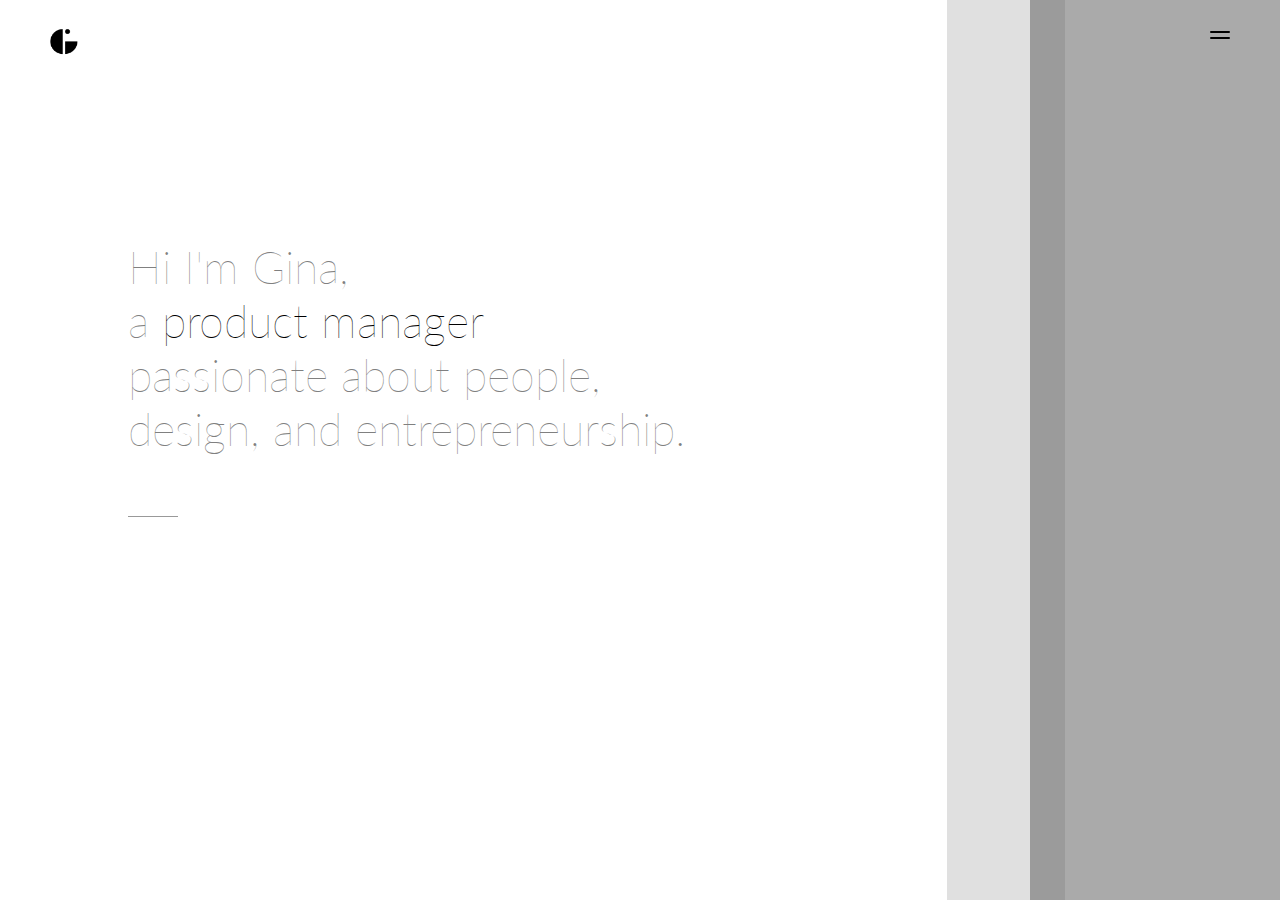
<file: index.html>
<!DOCTYPE html>
<html>

<head>

    <meta charset="utf-8">
    <title>Gina Lee</title>
    <meta name="author" content="Gina Lee">
    <meta name="description" content="Gina Lee's Portfolio">
    <meta name="viewport" content="width=device-width, initial-scale=1">

    <link rel="icon" type="image/png" sizes="32x32" href="images/logo.png">
    <link rel="icon" type="image/png" sizes="16x16" href="images/logo.png">

    <link href="https://fonts.googleapis.com/css?family=Lato:300|Catamaran|Montserrat|Open+Sans:300,400,700" rel="stylesheet">

    <link href="css/style.css" rel="stylesheet">
    
    <!-- Global site tag (gtag.js) - Google Analytics -->
<script async src="https://www.googletagmanager.com/gtag/js?id=UA-124170044-1"></script>
<script>
  window.dataLayer = window.dataLayer || [];
  function gtag(){dataLayer.push(arguments);}
  gtag('js', new Date());

  gtag('config', 'UA-124170044-1');
</script>


</head>

<body id="home-splash">

    <div id="sticky-nav">
        <div id="logo">
            <a href="">
                <img class="logo-icon" src="images/logo.png">
            </a>
        </div>

        <div id="hamburger" onclick="toggleNav();">
            <div class="line black"></div>
            <div class="line black"></div>
        </div>

        <div id="nav-panel">
            <div id="nav-content">
                <div id="nav-logo">
                    <a href="">
                        <img class="logo-icon" src="images/logo.png">

                    </a>
                </div>

                <div id="nav-links">
                    <a href="">
                        <h1>
                            <span class="slide-text">Home</span>
                        </h1>
                    </a>
                    <a href="pages/about.html">
                        <h1>
                            <span class="slide-text">About</span>
                        </h1>
                    </a>
                    <a href="mailto:hello@geenah.com" target="_top">
                        <h1>
                            <span class="slide-text">Contact</span>
                        </h1>
                    </a>
                </div>
                <div id="other-links">
                    <h2 id="links-heading">Find me on</h2>

                    <a href="https://www.linkedin.com/in/gina-lee-45377b115/">
                        <h2> &mdash;
                            <span class="slide-text">LinkedIn</span>
                        </h2>
                    </a>
                    <a href="https://github.com/mleegina">
                        <h2> &mdash;
                            <span class="slide-text">Github</span>
                        </h2>
                    </a>
                    <a href="https://codepen.io/geenah/">

                        <h2>&mdash;
                            <span class="slide-text">Codepen</span>
                        </h2>
                    </a>
                </div>
                <hr>
                <div id="project-x-scroll">

                    <a href="pages/yvnt.html">
                        <div class="project-preview">
                            <img src="images/nav/yvnt.png">
                            <h2>YVNT</h2>
                            <hr>
                            <p>Improving the onboarding process</p>
                        </div>
                    </a>
                    <a href="pages/landy.html">
                        <div class="project-preview">
                            <img src="images/nav/landy.png">
                            <h2>Landy</h2>
                            <hr>
                            <p>Empowering students to make educated off-campus housing decisions</p>
                        </div>
                    </a>
                    <a href="pages/ferrisacres.html">
                        <div class="project-preview">
                            <img src="images/nav/fa2.png">
                            <h2>Ferris Acres</h2>
                            <hr>
                            <p>The benefits of an online ordering system</p>
                        </div>
                    </a>
                    <a href="pages/psychedelicatessen.html">
                        <div class="project-preview">
                            <img src="images/nav/bagel1.png">
                            <h2>Psychedelicatessen</h2>
                            <hr>
                            <p>Designing an inventory management system</p>
                        </div>
                    </a>
                </div>
            </div>
        </div>
    </div>
    <div id="stripes">
        <div class="stripe scale-in-ver-bottom"></div>
        <div class="stripe scale-in-ver-top-d"></div>
        <div class="stripe scale-in-ver-top"></div>
    </div>

    <div class="container">
        <div id="landing">
            <div id="welcome">

                <div class="slide-in-left-d">
                    <h3>Hi I'm Gina, <br>a
                        <span class="project-title">product manager</span>
                        <br> passionate about people,
                        <br> design, and entrepreneurship.
                    </h3>
                    <hr>
                </div>
            </div>
        </div>
    </div>

    <script src="https://code.jquery.com/jquery-3.3.1.min.js" integrity="sha256-FgpCb/KJQlLNfOu91ta32o/NMZxltwRo8QtmkMRdAu8="
        crossorigin="anonymous"></script>
    <!-- <script src="js/script.js"></script> -->
    <script src="js/navigation.js"></script>

</body>

</html>
</file>
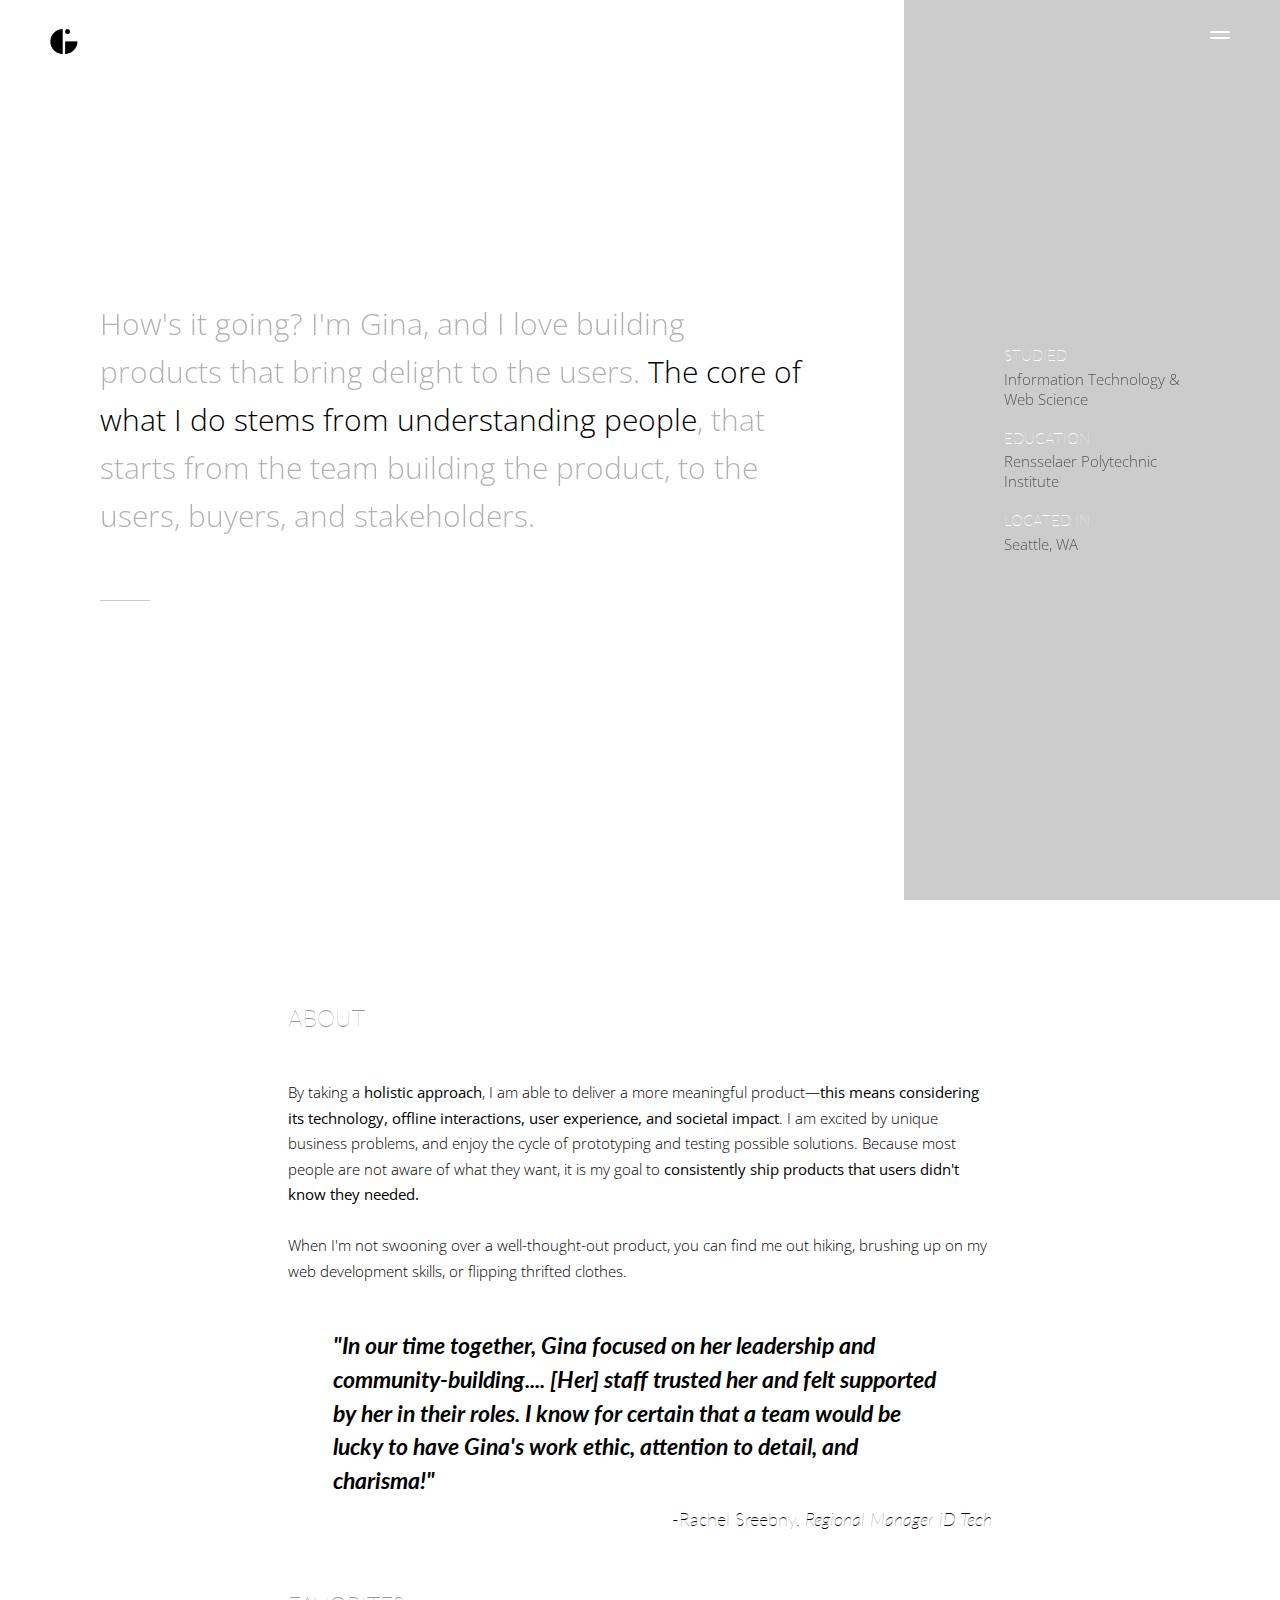
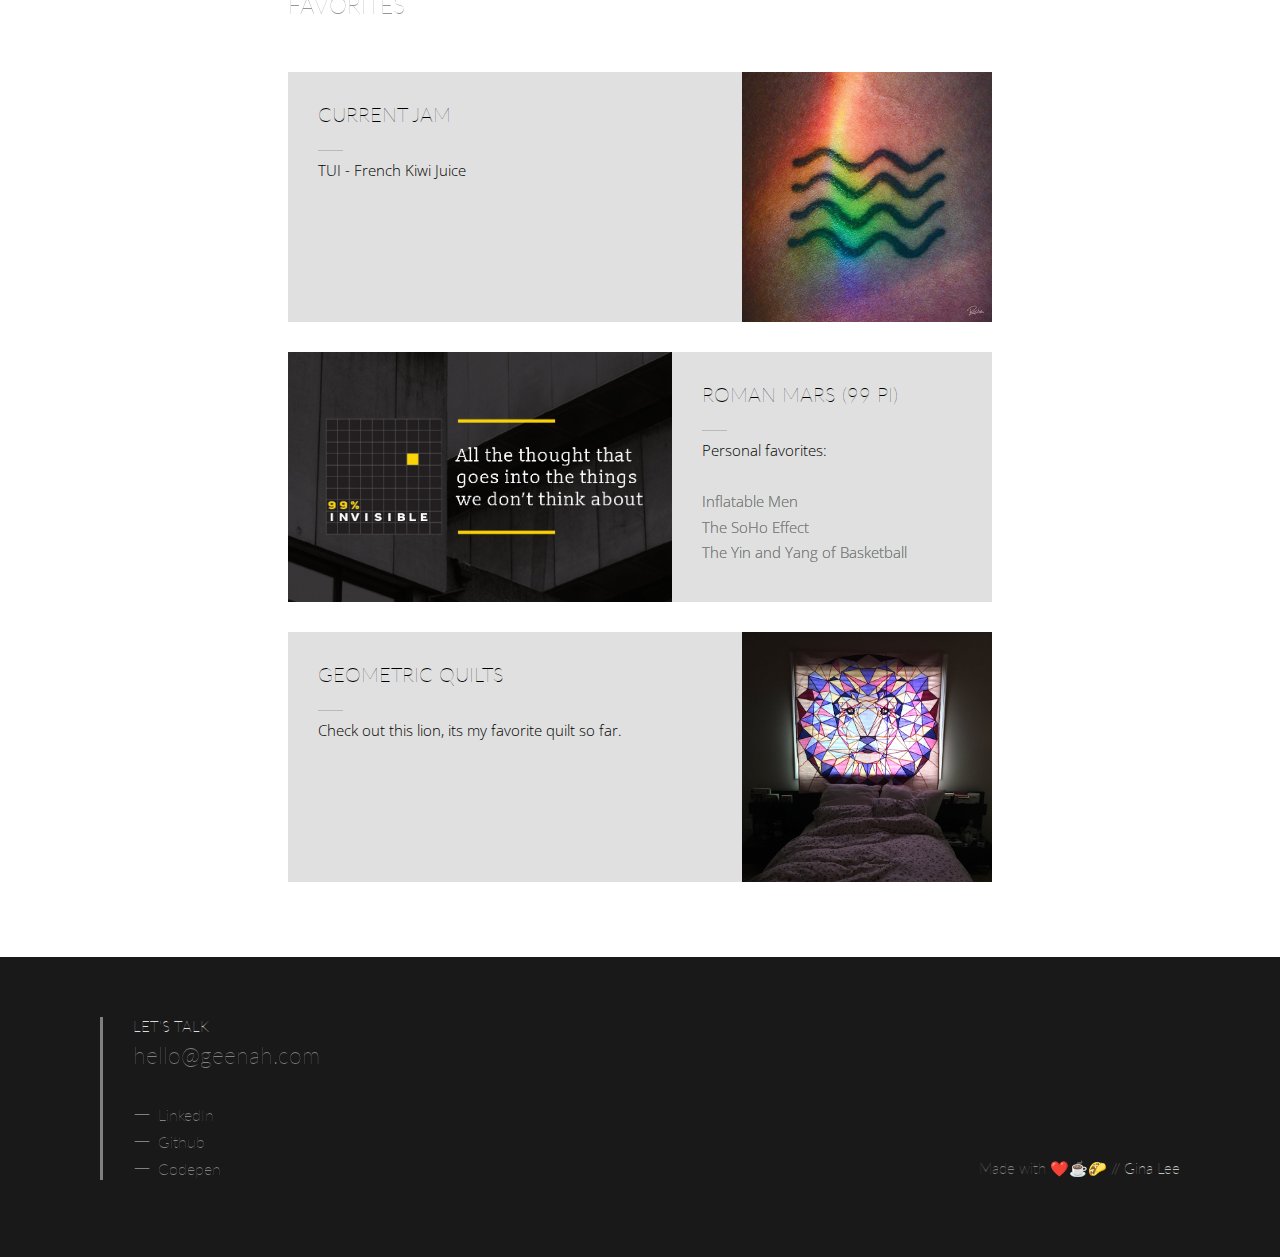
<file: pages/about.html>
<!DOCTYPE html>
<html>

<head>


    <meta charset="utf-8">
    <title>About</title>
    <meta name="author" content="Gina Lee">
    <meta name="description" content="About">
    <meta name="viewport" content="width=device-width, initial-scale=1">

    <link rel="icon" type="image/png" sizes="32x32" href="../images/logo.png">
    <link rel="icon" type="image/png" sizes="16x16" href="../images/logo.png">

    <link href="https://fonts.googleapis.com/css?family=Lato:300|Montserrat|Open+Sans:300,400,700" rel="stylesheet">

    <link href="../css/style.css" rel="stylesheet">
    <link href="../css/layout.css" rel="stylesheet">

    <!-- Global site tag (gtag.js) - Google Analytics -->
<script async src="https://www.googletagmanager.com/gtag/js?id=UA-124170044-1"></script>
<script>
  window.dataLayer = window.dataLayer || [];
  function gtag(){dataLayer.push(arguments);}
  gtag('js', new Date());

  gtag('config', 'UA-124170044-1');
</script>



</head>

<body>
    <div id="sticky-nav">
        <div id="logo">
            <a href="../index.html">
                <img class="logo-icon" src="../images/logo.png">
            </a>
        </div>

        <div id="hamburger" onclick="toggleNav();">
            <div class="line"></div>
            <div class="line"></div>
        </div>

        <div id="nav-panel">
            <div id="nav-content">
                <div id="nav-logo">
                    <a href="../index.html">
                        <img class="logo-icon" src="../images/logo.png">
                    </a>
                </div>

                <div id="nav-links">
                    <a href="../index.html">
                        <h1>
                            <span class="slide-text">Home</span>
                        </h1>
                    </a>
                    <a href="">
                        <h1>
                            <span class="slide-text">About</span>
                        </h1>
                    </a>
                    <a href="mailto:hello@geenah.com" target="_top">
                        <h1>
                            <span class="slide-text">Contact</span>
                        </h1>
                    </a>

                </div>
                <div id="other-links">
                    <h2 id="links-heading">Find me on</h2>

                    <a href="https://www.linkedin.com/in/gina-lee-45377b115/">
                        <h2> &mdash;
                            <span class="slide-text">LinkedIn</span>
                        </h2>
                    </a>
                    <a href="https://github.com/mleegina">
                        <h2> &mdash;
                            <span class="slide-text">Github</span>
                        </h2>
                    </a>
                    <a href="https://codepen.io/geenah/">
                        <h2>&mdash;
                            <span class="slide-text">Codepen</span>
                        </h2>
                    </a>

                </div>
                <hr>
                <div id="project-x-scroll">

                    <a href="./yvnt.html">
                        <div class="project-preview">
                            <img src="../images/nav/yvnt.png">
                            <h2>YVNT</h2>
                            <hr>

                            <p>Improving the onboarding process</p>
                        </div>
                    </a>
                    <a href="./landy.html">
                        <div class="project-preview">
                            <img src="../images/nav/landy.png">
                            <h2>Landy</h2>
                            <hr>
                            <p>Empowering students to make educated off-campus housing decisions</p>
                        </div>
                    </a>

                    <a href="./ferrisacres.html">
                        <div class="project-preview">
                            <img src="../images/nav/fa2.png">
                            <h2>Ferris Acres</h2>
                            <hr>
                            <p>The benefits of an online ordering system</p>
                        </div>
                    </a>

                

                    <a href="./psychedelicatessen.html">
                        <div class="project-preview">
                            <img src="../images/nav/bagel1.png">
                            <h2>Psychedelicatessen</h2>
                            <hr>
                            <p>Designing an inventory management system</p>
                        </div>
                    </a>
                </div>
            </div>
        </div>
    </div>

    <div id="project-header" class="about-bg">

        <div class="header-intro slide-in-left">
            <p>
                <span class="fade-content">How's it going? I'm Gina, and I love building products that bring delight to the users.
                </span>
                <span class="project-title">The core of what I do stems from understanding people</span><span class="fade-content">, 
                    that starts from the team building the product, to the users, buyers, and stakeholders.
                </span>
            </p>
            <div>
                <hr>
            </div>
        </div>

        <div class="header-extra slide-in-top">
            <div class="header-role">
                <h2>STUDIED</h2>
                <p>Information Technology &amp; Web Science</p>
                <br>
                <h2>EDUCATION</h2>
                <p>
                    Rensselaer Polytechnic Institute
                </p>
                <br>
                <h2>LOCATED IN</h2>
                <p>Seattle, WA</p>
            </div>
        </div>
    </div>
    <div class="project-content">
        <div class="container row">
            <h1>ABOUT</h1>
            <br>
            <p> 
                By taking a <b>holistic approach</b>, I am able to deliver a more meaningful product—<b>this means considering its technology, offline interactions, user experience, and
                societal impact</b>.  
                I am excited by unique business problems, and enjoy the cycle of prototyping and testing possible solutions. 
                Because most people are not aware of what they want, it is my goal
                to <b>consistently ship products that users didn't know they needed.</b> 
                <br>
                <br>
                
                When I'm not swooning over a well-thought-out product, you can find me out hiking, brushing up on my web development skills,
                or flipping thrifted clothes. 
            </p>

            <h3 class="text-spacing">
                    "In our time together, Gina focused on her leadership and community-building.... 
                    [Her] staff trusted her and felt supported by her in their roles. 
                    I know for certain that a team would be lucky to have Gina's work ethic, attention to detail, and charisma!"</h3>
               <h2 class="quote"> -Rachel Sreebny, <i>Regional Manager iD Tech</i></h2>




        </div>
        <div class="container row">
            <h1>FAVORITES</h1>
            <div class="favorites-grid">
                <div class="favorite">
                    <h2>CURRENT JAM</h2>
                    <hr>                    
                    <p>TUI - French Kiwi Juice</p>
                </div>
                <div>
                    <img src="../images/about/fkj.jpg">
                </div>
            </div>

            <div class="favorites-grid">
                <div>
                    <img src="../images/about/99pi.jpg">
                </div>
                <div class="favorite">
                    <h2>ROMAN MARS (99 PI)</h2>

                    <hr>
                    <p>
                        Personal favorites:
                        <br><br><a class="slide-text fav-highlight" href="https://99percentinvisible.org/episode/inflatable-men/">Inflatable Men</a>
                        <br><a class="slide-text fav-highlight" href="https://99percentinvisible.org/episode/the-soho-effect/">The SoHo Effect</a>
                        <br><a class="slide-text fav-highlight" href="https://99percentinvisible.org/episode/yin-yang-basketball/">The Yin and Yang of Basketball</a>
                    </p>
                </div>

            </div>
            <div class="favorites-grid">
                <div class="favorite">
                    <h2>GEOMETRIC QUILTS</h2>
                    <hr>
                    
                    <p>Check out this lion, its my favorite quilt so far. </p>
                </div>
                <div>
                    <img src="../images/about/lion.png">

                </div>

            </div>

        </div>

    </div>



    <footer id="about-footer">
        <div id="footer-left">
            <div class="align-center">
                <div class="email">
                    <h2>LET'S TALK</h2>
                    <a href="mailto:hello@geenah.com" target="_top">
                        <h1>
                            <span class="slide-text ">hello@geenah.com</span>
                        </h1>
                    </a>
                </div>
                <a href="https://www.linkedin.com/in/gina-lee-45377b115/">
                    <h2> &mdash;
                        <span class="slide-text ">LinkedIn</span>
                    </h2>
                </a>
                <a href="https://github.com/mleegina">
                    <h2> &mdash;
                        <span class="slide-text">Github</span>
                    </h2>
                </a>
                <a href="https://codepen.io/geenah/">
                    <h2>&mdash;
                        <span class="slide-text">Codepen</span>
                    </h2>
                </a>

            </div>
        </div>
        <div class="made-in">
            <h2>Made with
                <!-- <span id="heart">&hearts;</span> -->
                ❤️☕🌮
                <span class="white-text">// Gina Lee</span>
            </h2>

        </div>
    </footer>


    <script src="https://code.jquery.com/jquery-3.3.1.min.js" integrity="sha256-FgpCb/KJQlLNfOu91ta32o/NMZxltwRo8QtmkMRdAu8="
        crossorigin="anonymous"></script>
    <script src="../js/navigation.js"></script>
    <script src="../js/script.js"></script>

</body>

</html>
</file>
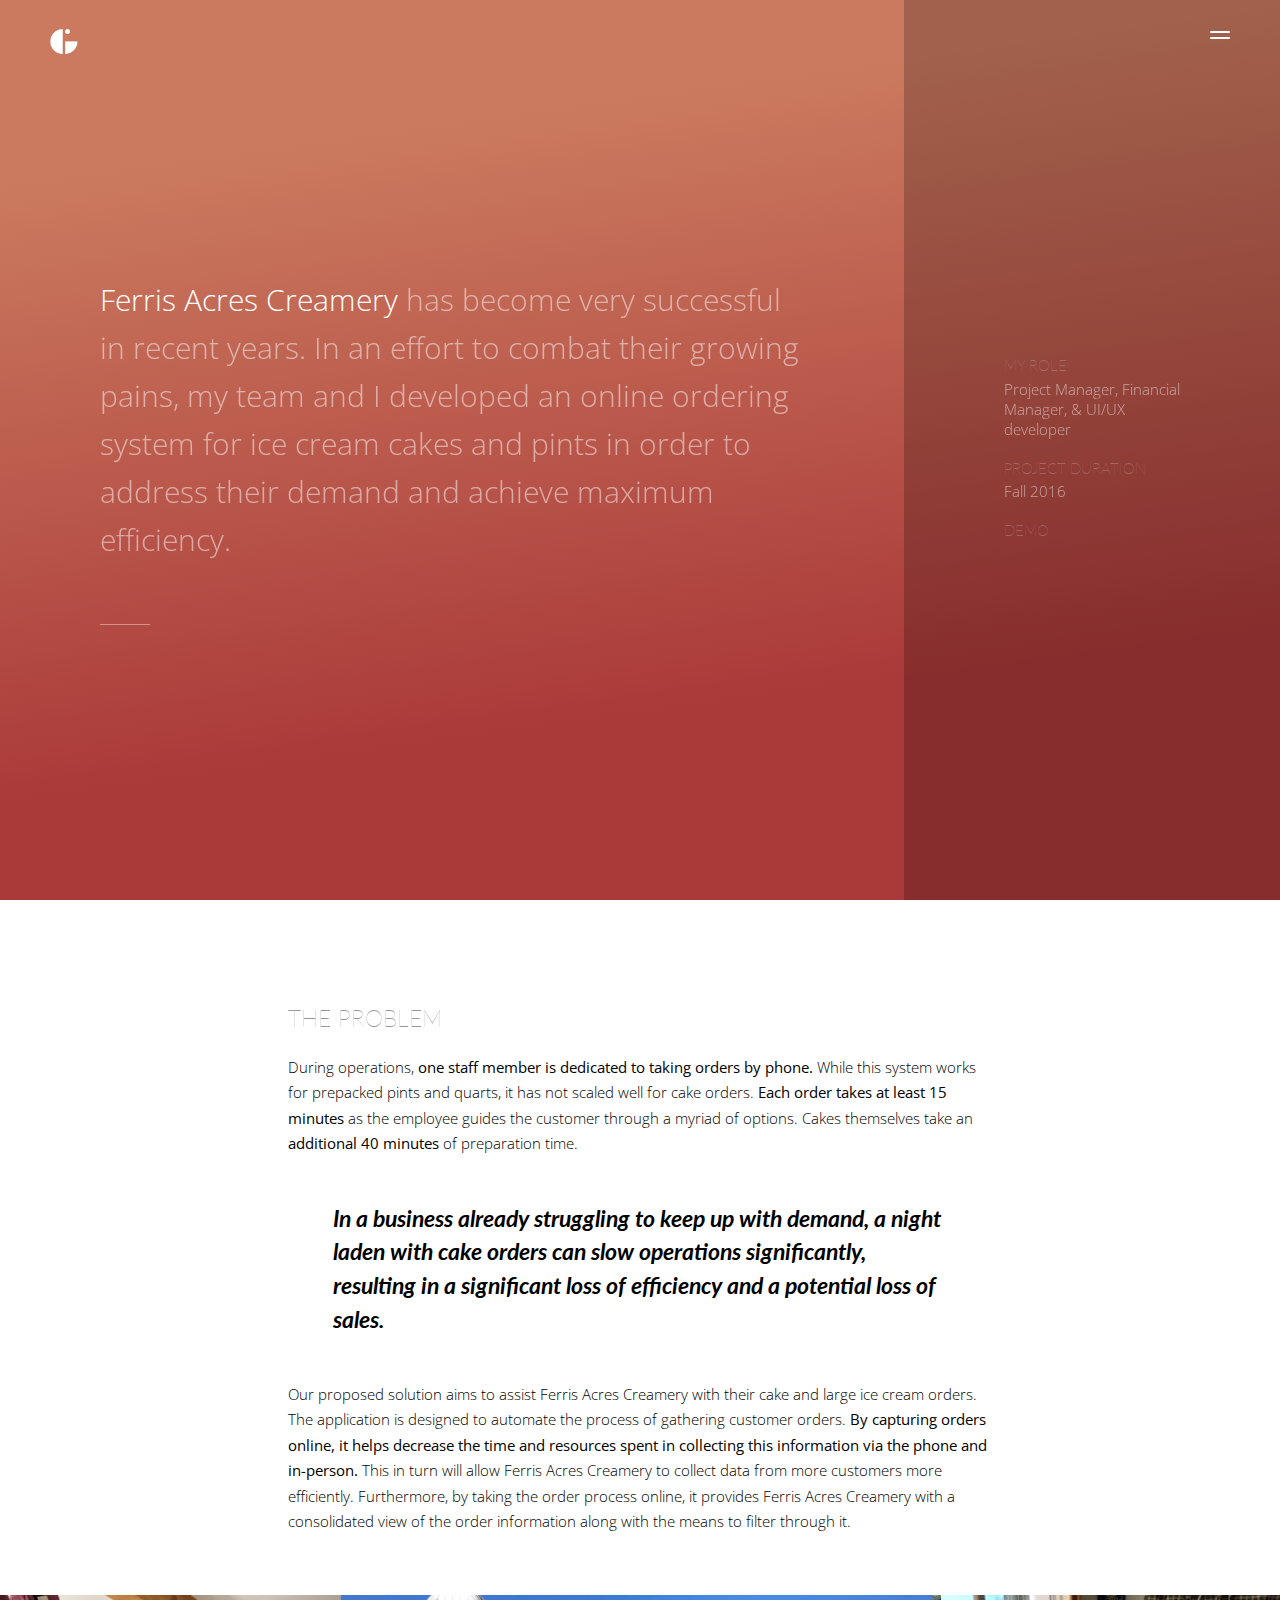
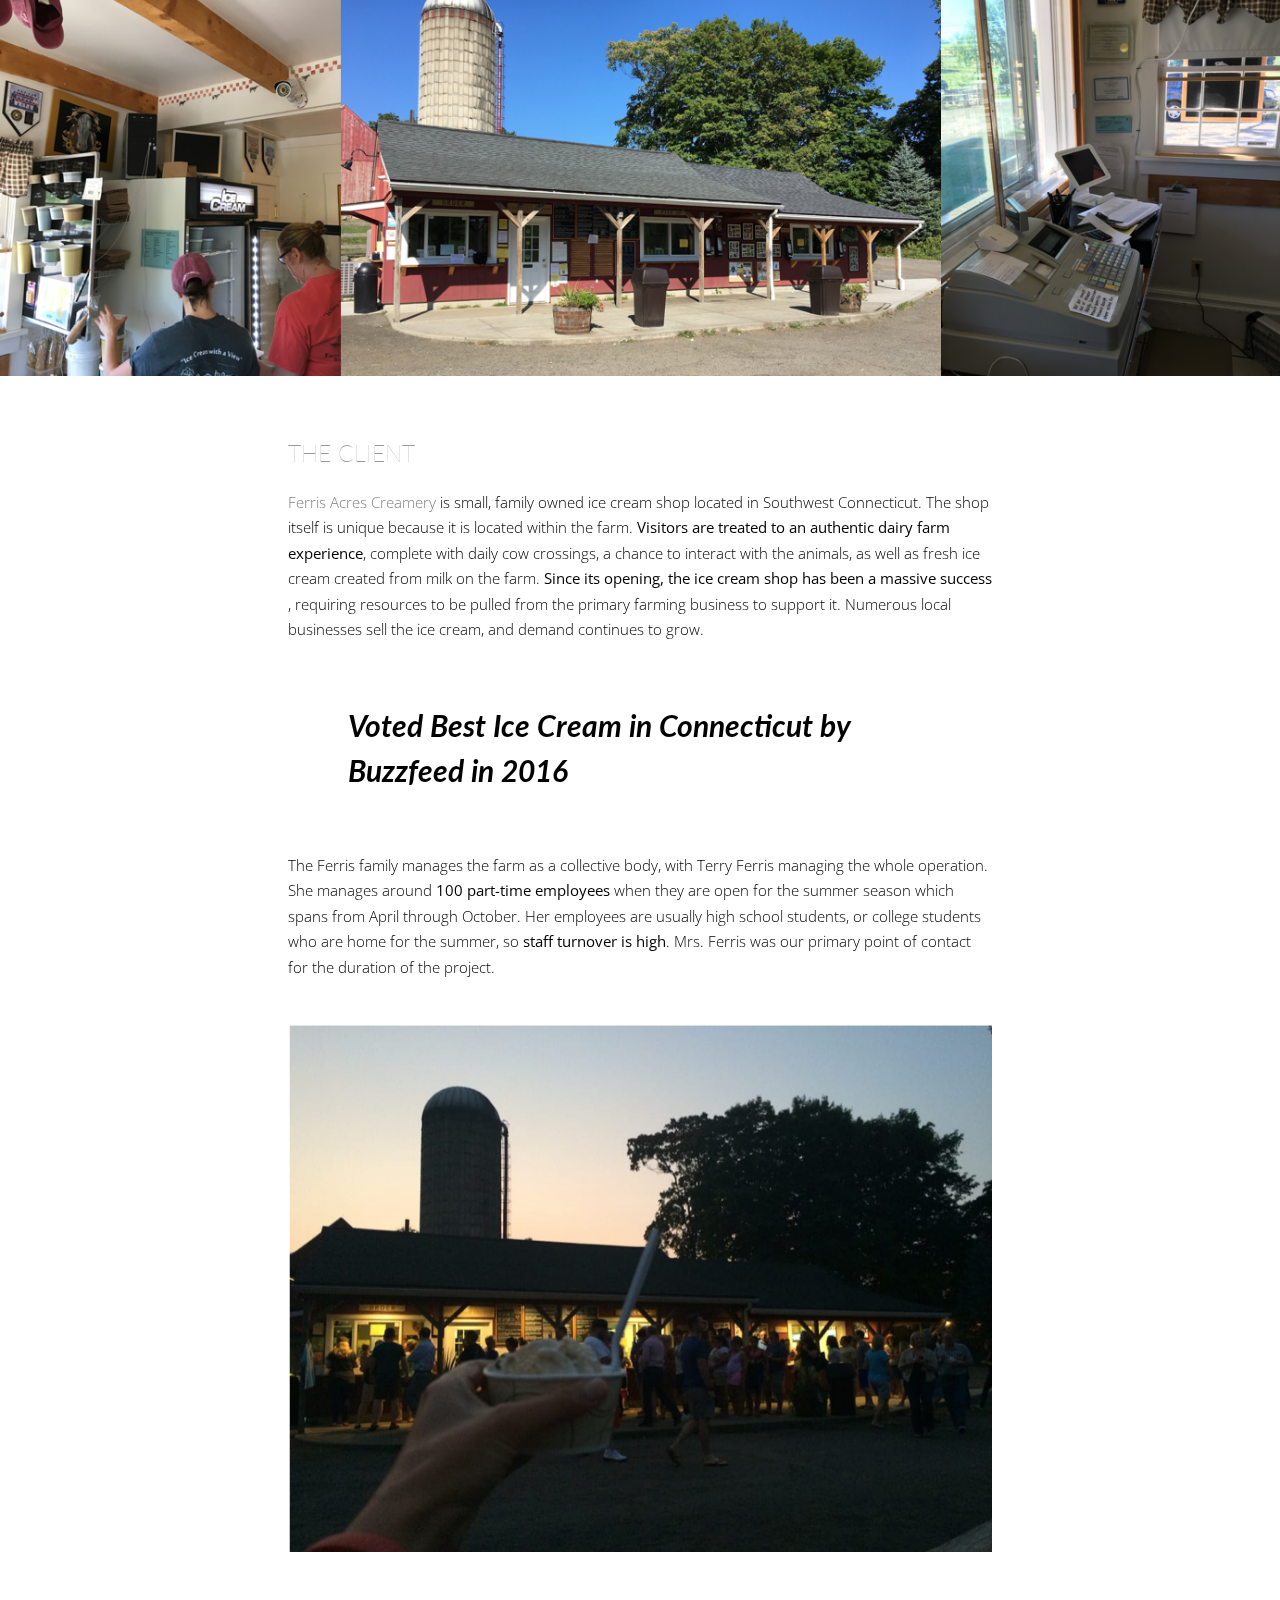
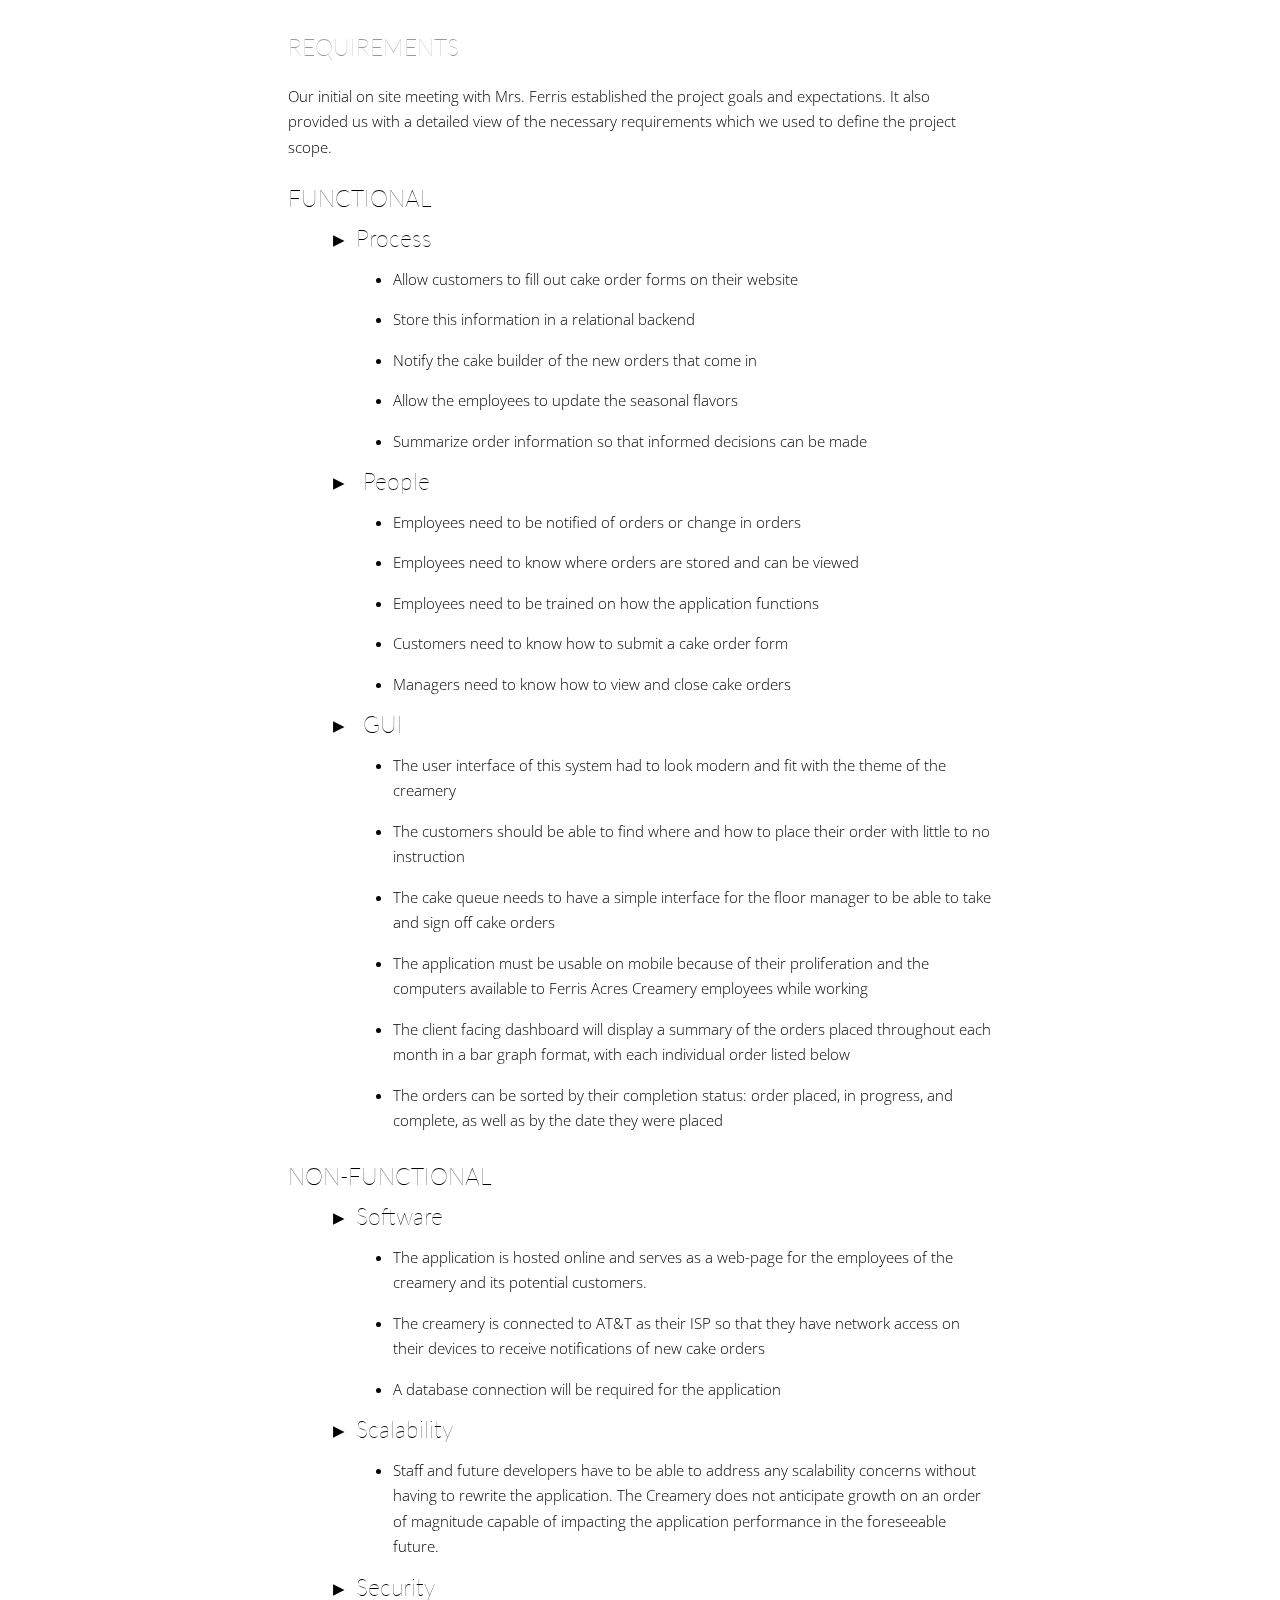
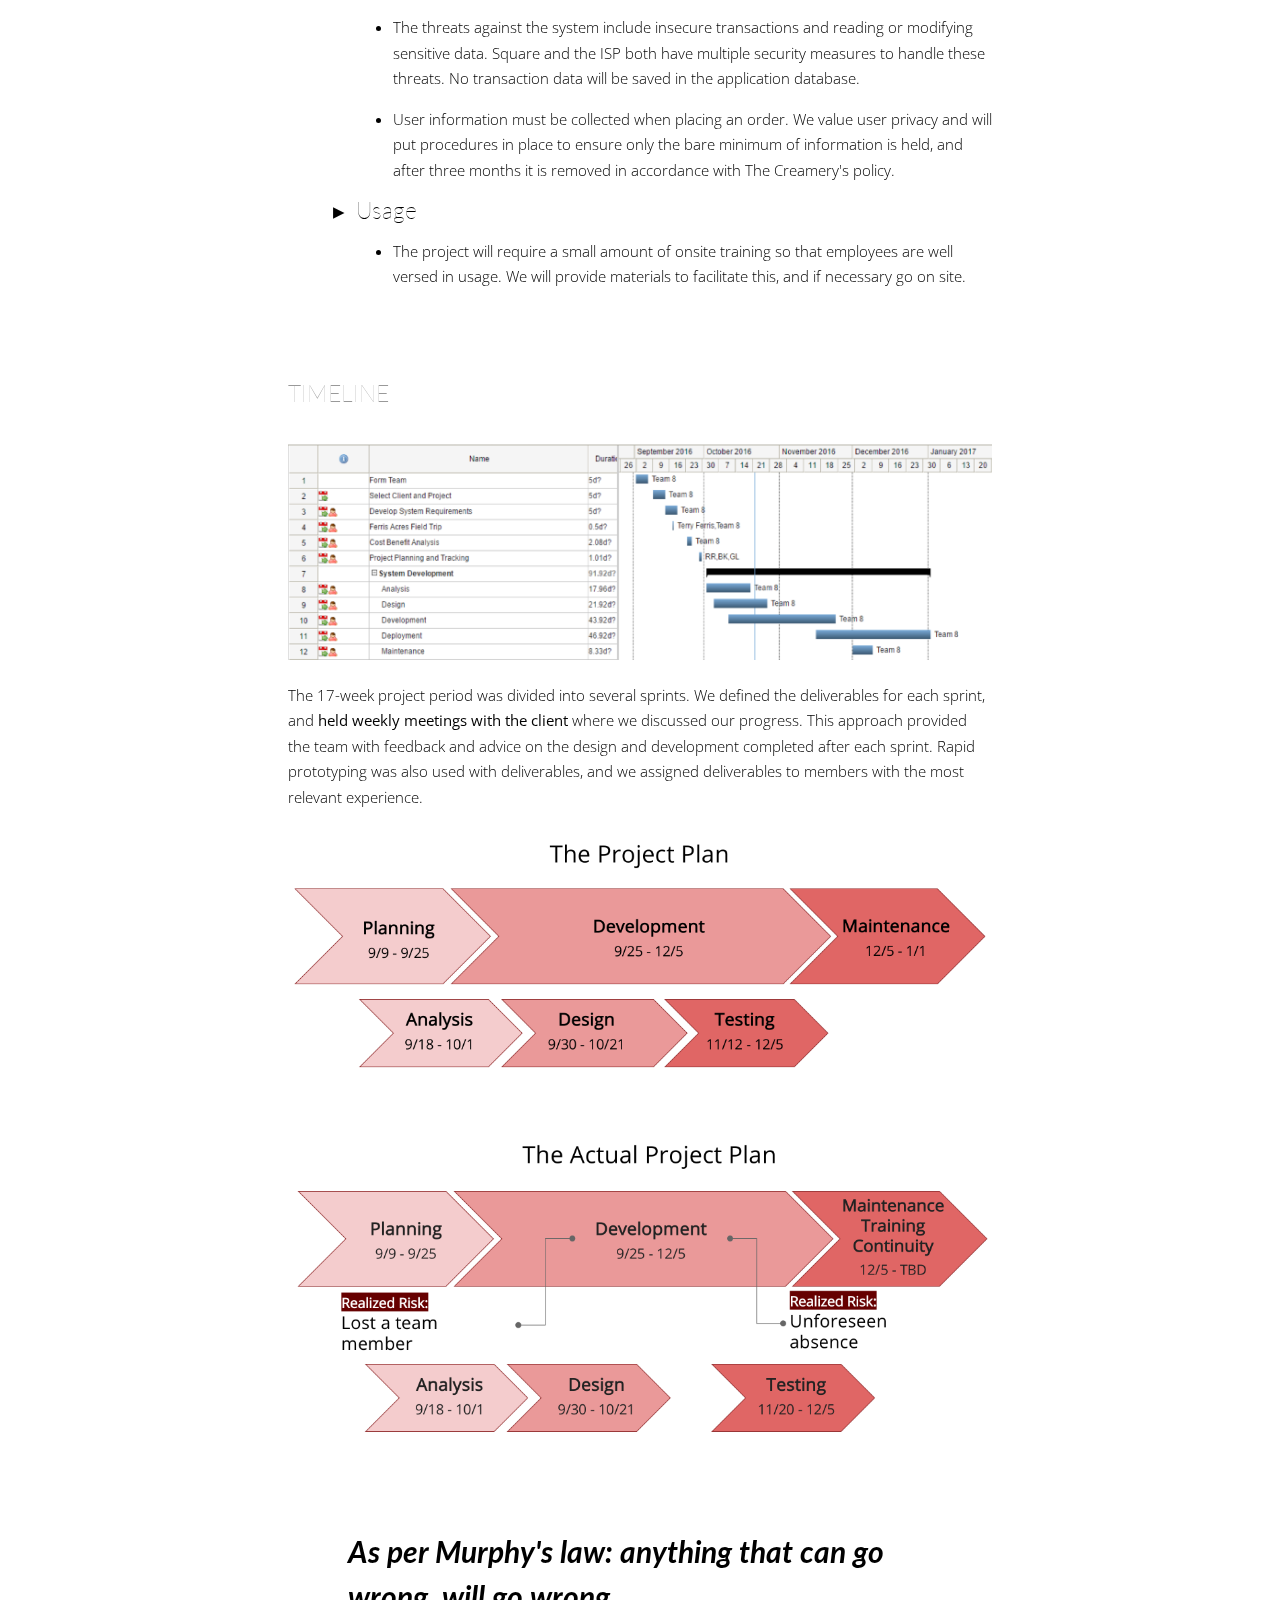
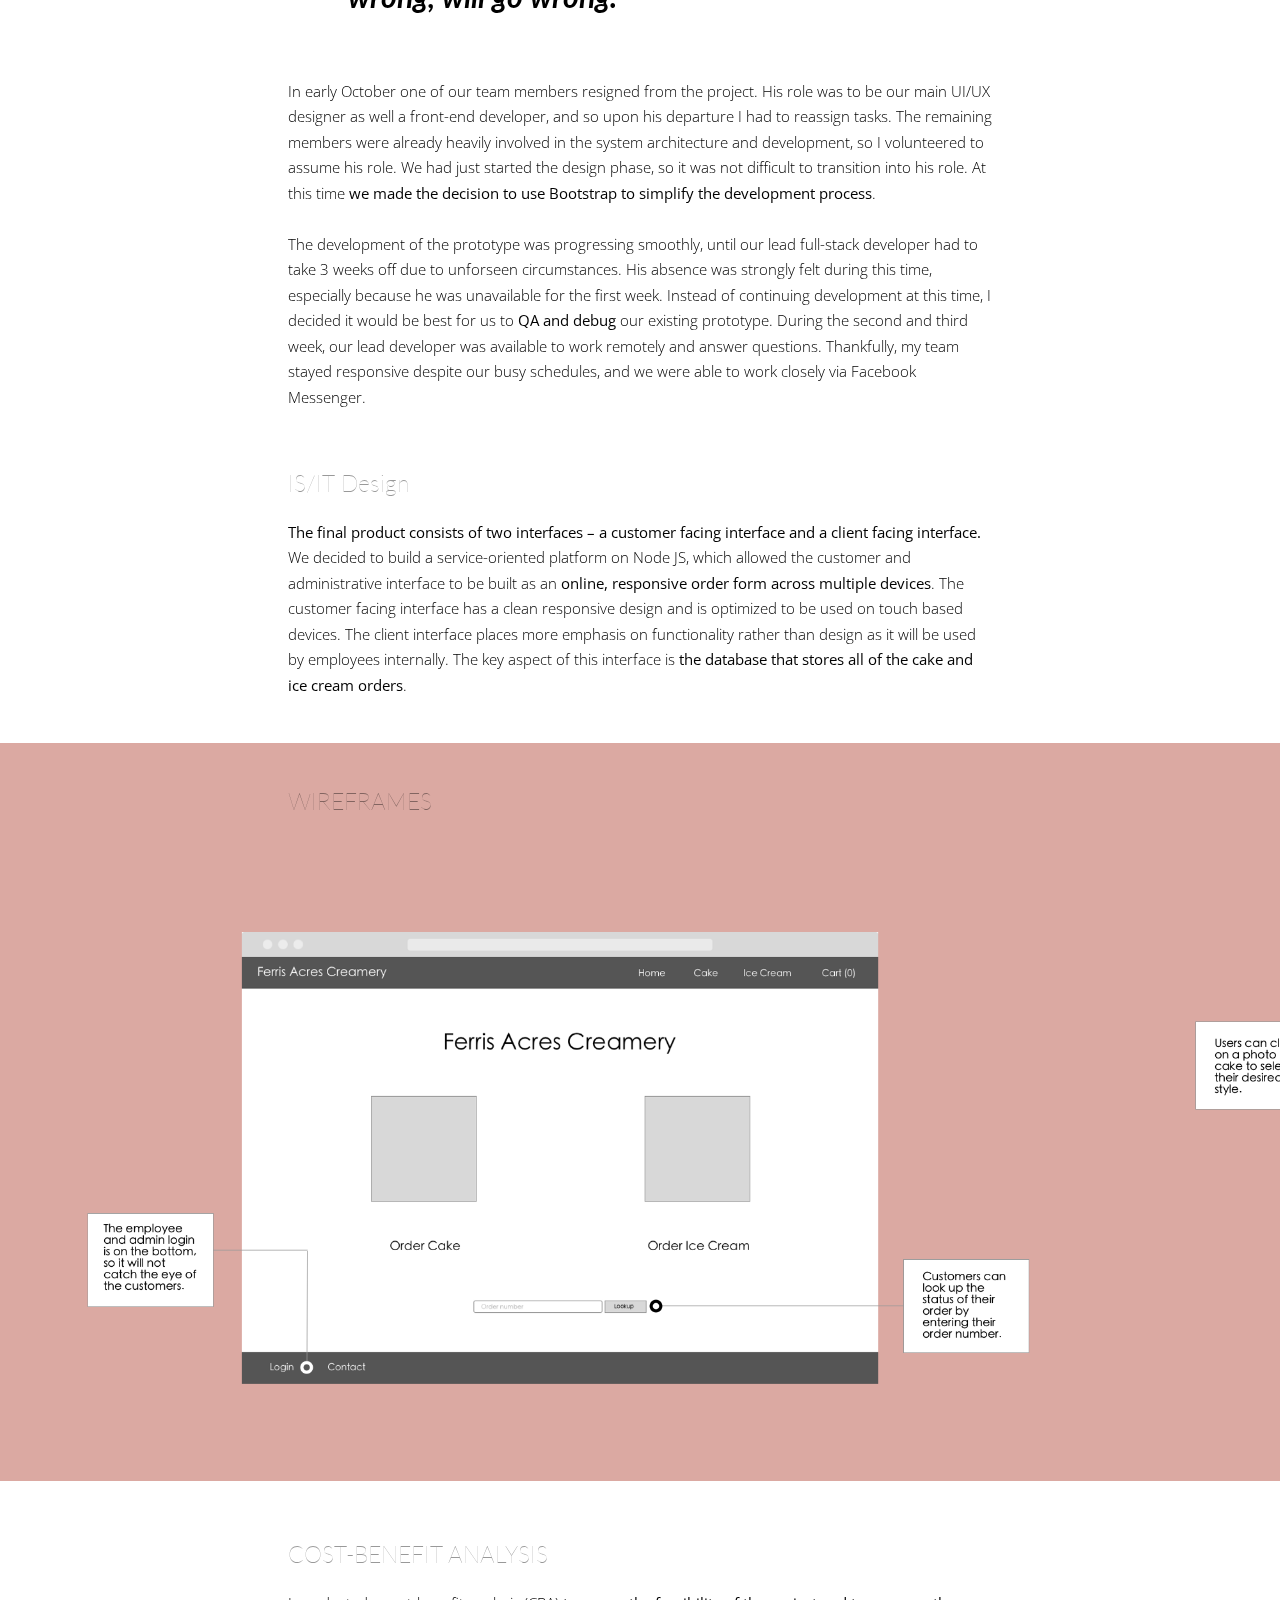
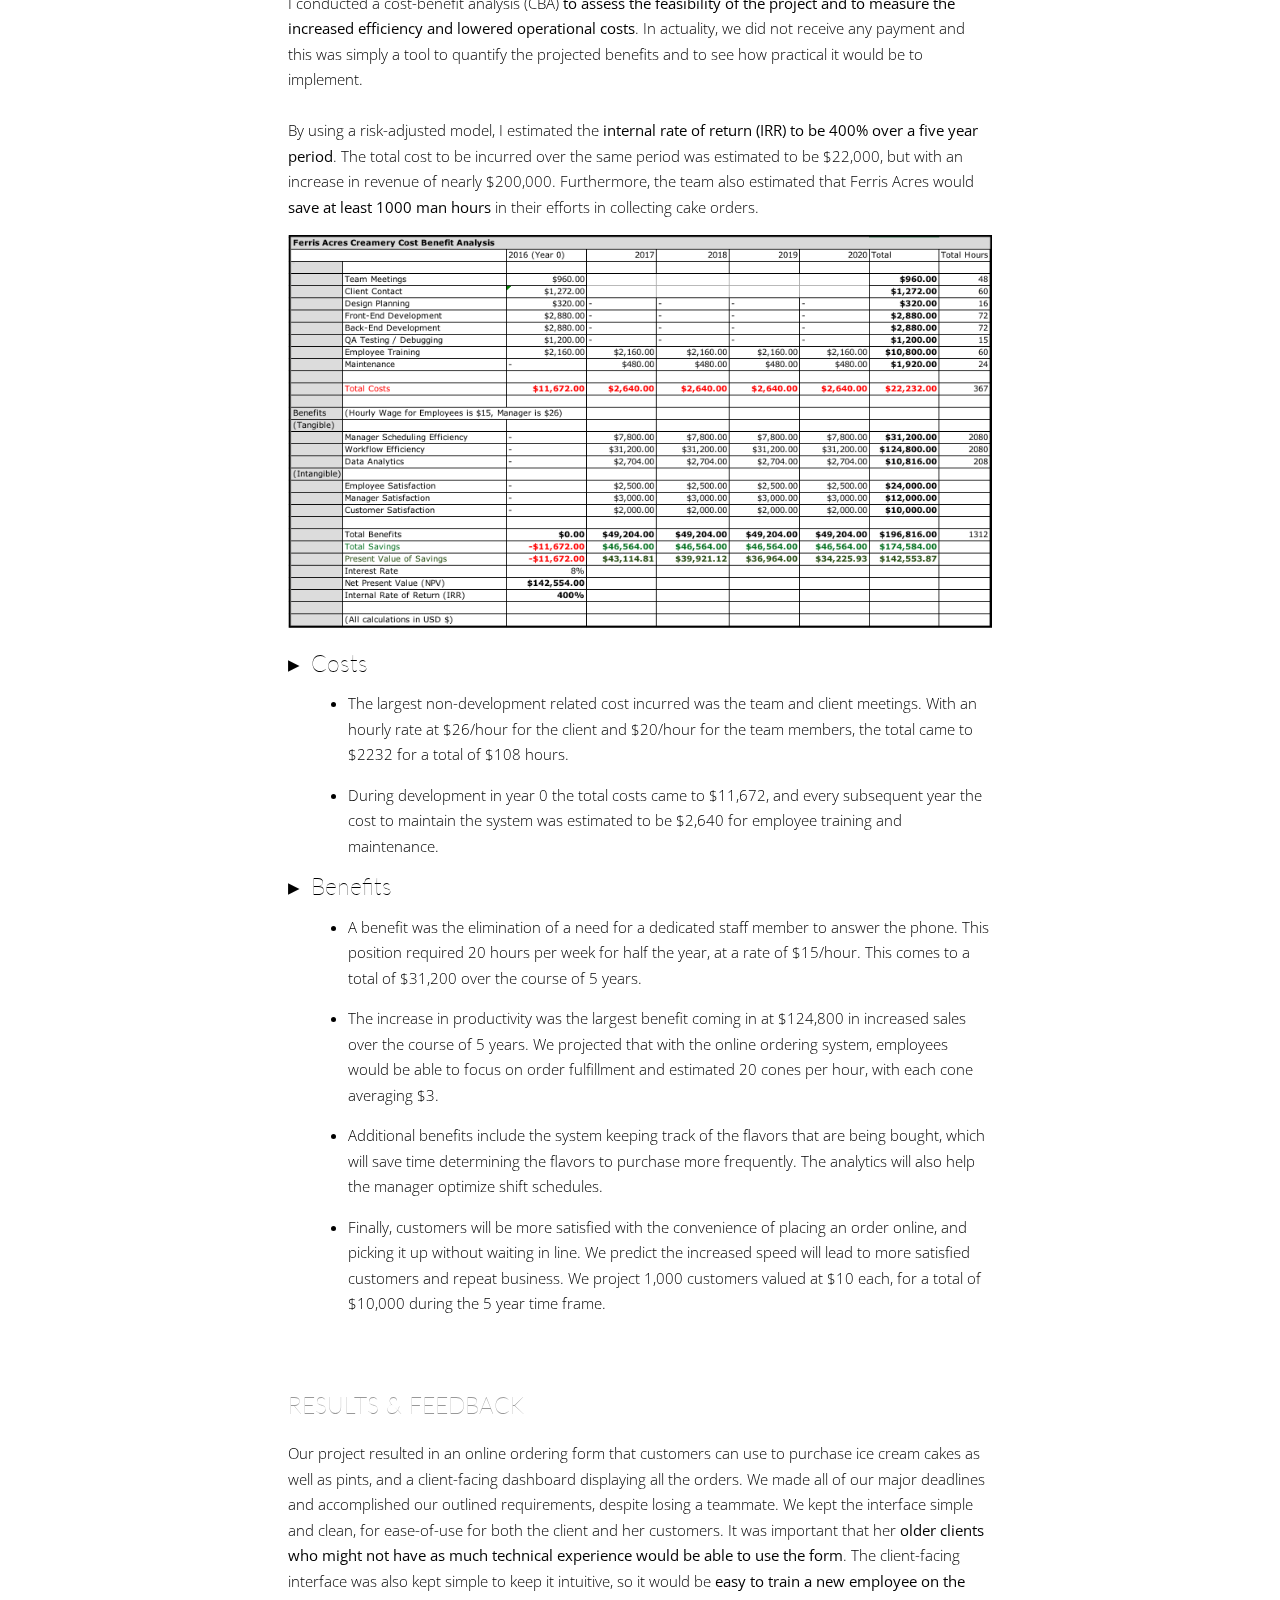
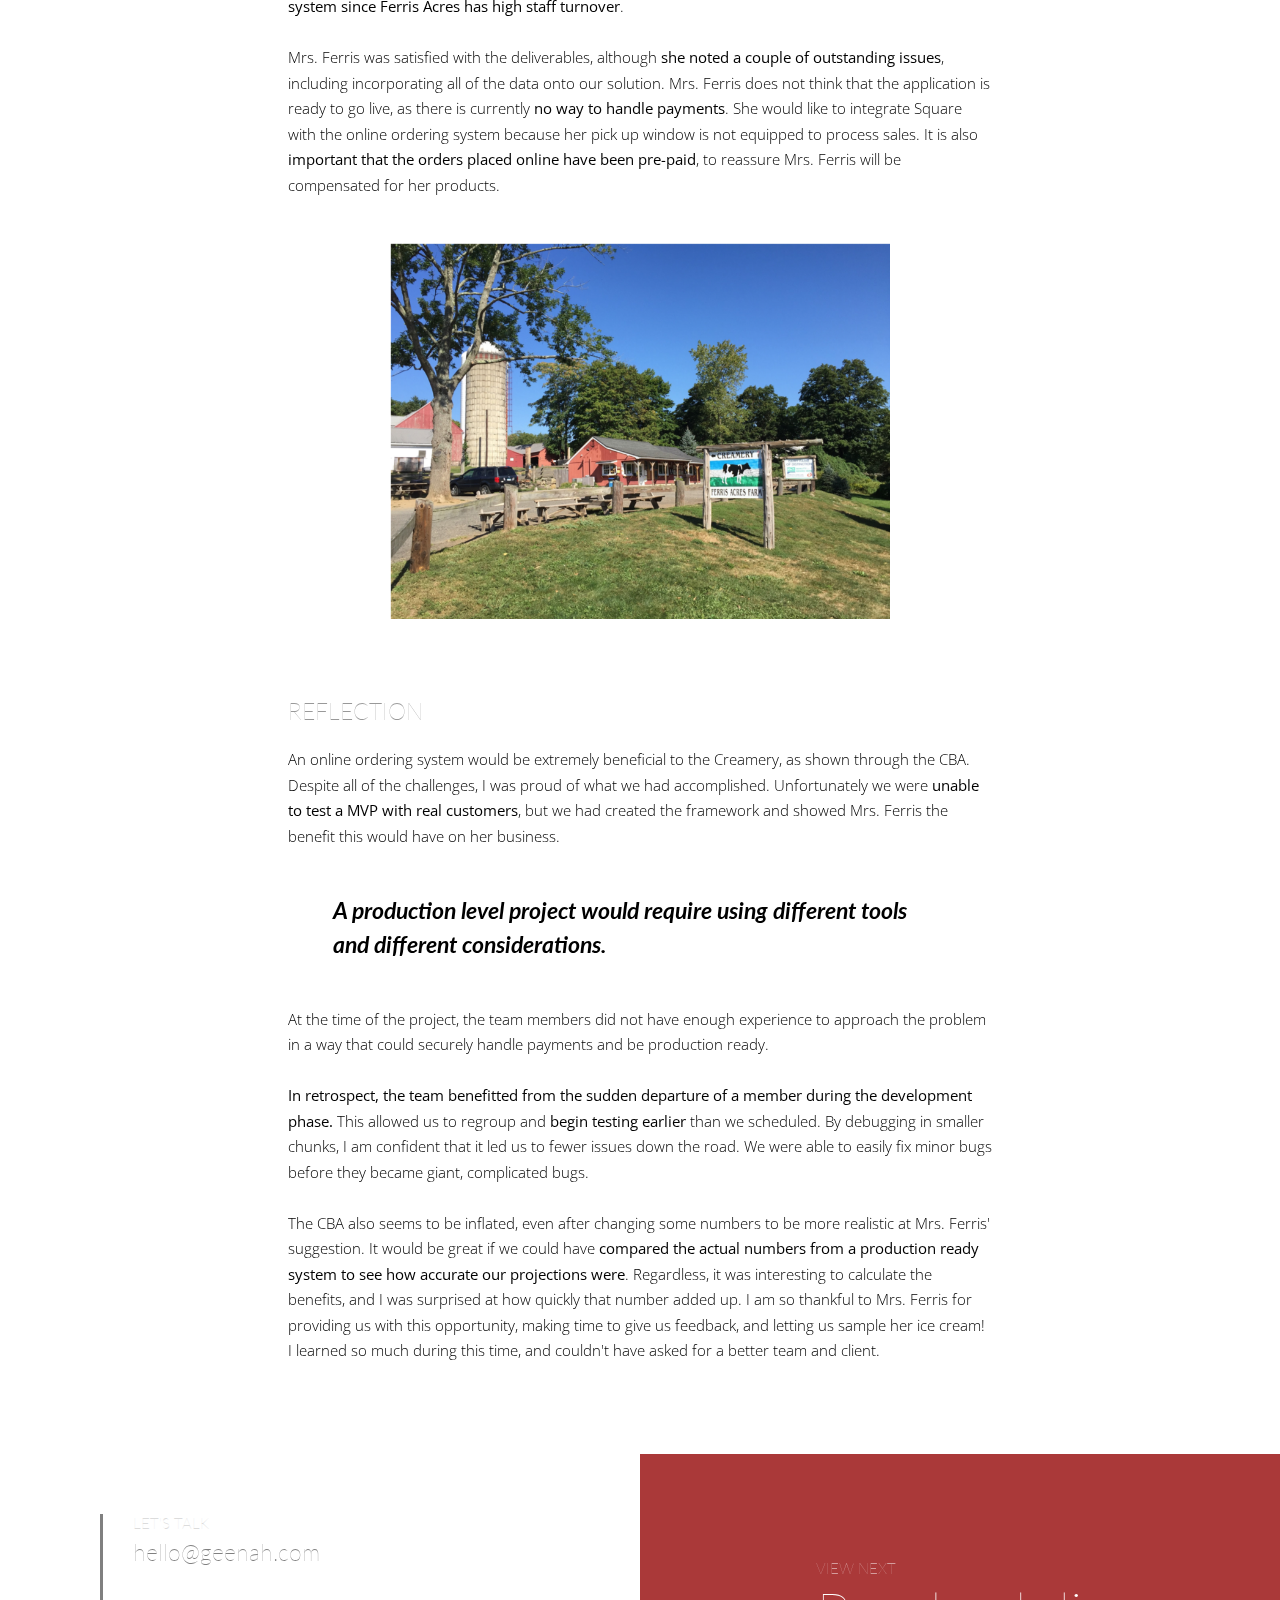
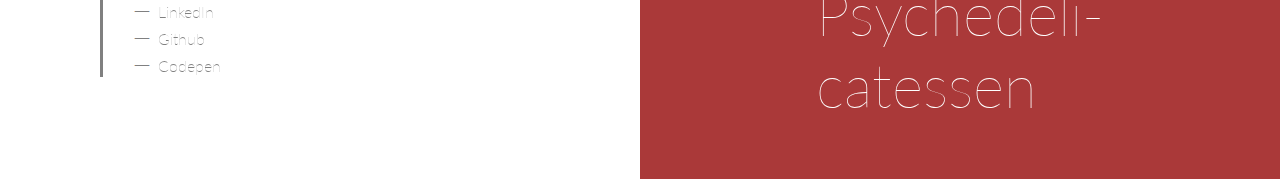
<file: pages/ferrisacres.html>
<!DOCTYPE html>
<html>

<head>


    <meta charset="utf-8">
    <title>Ferris Acres</title>
    <meta name="author" content="Gina Lee">
    <meta name="description" content="Ferris Acres project page">
    <meta name="viewport" content="width=device-width, initial-scale=1">

    <link rel="icon" type="image/png" sizes="32x32" href="../images/logo.png">
    <link rel="icon" type="image/png" sizes="16x16" href="../images/logo.png">

    <link href="https://fonts.googleapis.com/css?family=Lato:300|Montserrat|Open+Sans:300,400,700" rel="stylesheet">

    <link href="../css/style.css" rel="stylesheet">
    <link href="../css/layout.css" rel="stylesheet">

    <!-- Global site tag (gtag.js) - Google Analytics -->
<script async src="https://www.googletagmanager.com/gtag/js?id=UA-124170044-1"></script>
<script>
  window.dataLayer = window.dataLayer || [];
  function gtag(){dataLayer.push(arguments);}
  gtag('js', new Date());

  gtag('config', 'UA-124170044-1');
</script>



</head>

<body>
    <div id="sticky-nav">
        <div id="logo">
            <a href="../index.html">
                <img class="logo-icon" src="../images/logo-white.png">
            </a>
        </div>

        <div id="hamburger" onclick="toggleNav();">
            <div class="line"></div>
            <div class="line"></div>
        </div>

        <div id="nav-panel">
            <div id="nav-content">
                <div id="nav-logo">
                        <a href="../index.html">
                            <img class="logo-icon" src="../images/logo.png">
                        </a>
                </div>

                <div id="nav-links">
                    <a href="../index.html">
                        <h1>
                            <span class="slide-text">Home</span>
                        </h1>
                    </a>
                    <a href="./about.html">
                        <h1>
                            <span class="slide-text">About</span>
                        </h1>
                    </a>
                    <a href="mailto:hello@geenah.com" target="_top">
                        <h1>
                            <span class="slide-text">Contact</span>
                        </h1>
                    </a>

                </div>
                <div id="other-links">
                    <h2 id="links-heading">Find me on</h2>

                    <a href="https://www.linkedin.com/in/gina-lee-45377b115/">
                        <h2> &mdash;
                            <span class="slide-text">LinkedIn</span>
                        </h2>
                    </a>
                    <a href="https://github.com/mleegina">
                        <h2> &mdash;
                            <span class="slide-text">Github</span>
                        </h2>
                    </a>
                    <a href="https://codepen.io/geenah/">
                        <h2>&mdash;
                            <span class="slide-text">Codepen</span>
                        </h2>
                    </a>

                </div>
                <hr>
                <div id="project-x-scroll">

                    <a href="./yvnt.html">
                        <div class="project-preview">
                            <img src="../images/nav/yvnt.png">
                            <h2>YVNT</h2>
                            <hr>

                            <p>Improving the onboarding process</p>
                        </div>
                    </a>
                    <a href="./landy.html">
                        <div class="project-preview">
                            <img src="../images/nav/landy.png">
                            <h2>Landy</h2>
                            <hr>
                            <p>Empowering students to make educated off-campus housing decisions</p>
                        </div>
                    </a>

                    <a href="">
                        <div class="project-preview">
                            <img src="../images/nav/fa2.png">
                            <h2>Ferris Acres</h2>
                            <hr>
                            <p>The benefits of an online ordering system</p>
                        </div>
                    </a>



                    <a href="./psychedelicatessen.html">
                        <div class="project-preview">
                            <img src="../images/nav/bagel1.png">
                            <h2>Psychedelicatessen</h2>
                            <hr>
                            <p>Designing an inventory management system</p>
                        </div>
                    </a>
                </div>
            </div>
        </div>
    </div>

    <div id="project-header" class="ferris-bg">

            <div class="header-intro slide-in-left">
                    <p>
                            <span class="project-title">Ferris Acres Creamery</span> <span class="fade-content">has become very successful in recent years. In an effort to combat their growing pains, 
                            my team and I developed an online ordering
                            system for ice cream cakes and pints in order to address their demand and achieve maximum efficiency.</span>
        
                        </p>
                    <div><hr></div>
                   
                </div>
                <div class="header-extra slide-in-top">
                    <div class="header-role">
                        <h2>MY ROLE</h2>
                        <p>
                        Project Manager, Financial Manager, &amp; UI/UX developer

                        </p>
                        <br>
                        <h2>PROJECT DURATION</h2>
                        <p>Fall 2016</p>
                        <br>
                        <a href="http://creamery.herokuapp.com">
                            <h2>DEMO</h2>
                        </a>
                    </div>
                </div>

    </div>



    <div class="project-content">
        <div class="container">
            <div class="row">
                <h1>THE PROBLEM</h1>
            </div>
            <div class="row">
                <p>

                    During operations,
                    <b>one staff member is dedicated to taking orders by phone.</b> While this system works for prepacked pints
                    and quarts, it has not scaled well for cake orders.
                    <b>Each order takes at least 15 minutes</b> as the employee guides the customer through a myriad of options.
                    Cakes themselves take an
                    <b>additional 40 minutes</b> of preparation time.

                    <h3 class="text-spacing">
                        In a business already struggling to keep up with demand, a night laden with cake orders can slow operations significantly,
                        resulting in a significant loss of efficiency and a potential loss of sales.
                    </h3>

                    Our proposed solution aims to assist Ferris Acres Creamery with their cake and large ice cream orders. The application is
                    designed to automate the process of gathering customer orders.
                    <b>By capturing orders online, it helps decrease the time and resources spent in collecting this information
                        via the phone and in-person.
                    </b> This in turn will allow Ferris Acres Creamery to collect data from more customers more efficiently.
                    Furthermore, by taking the order process online, it provides Ferris Acres Creamery with a consolidated
                    view of the order information along with the means to filter through it.

                </p>
            </div>

        </div>
        <img class="timeline" class="row" src="../images/ferrisacres/fa.png">
        <div class="container width-50">
            <div class="row">
                <h1>THE CLIENT</h1>

            </div>
            <div class="row">
                <p>

                    <a href="http://www.ferrisacrescreamery.com/">Ferris Acres Creamery</a> is small, family owned ice cream shop located in Southwest Connecticut. The
                    shop itself is unique because it is located within the farm.
                    <b>Visitors are treated to an authentic dairy farm experience</b>, complete with daily cow crossings, a
                    chance to interact with the animals, as well as fresh ice cream created from milk on the farm.
                    <b>Since its opening, the ice cream shop has been a massive success
                    </b>, requiring resources to be pulled from the primary farming business to support it. Numerous local
                    businesses sell the ice cream, and demand continues to grow.

                    <h3 class="text-spacing larger">Voted Best Ice Cream in Connecticut by Buzzfeed in 2016</h3>


                    The Ferris family manages the farm as a collective body, with Terry Ferris managing the whole operation. She manages around
                    <b>100 part-time employees</b> when they are open for the summer season which spans from April through October.
                    Her employees are usually high school students, or college students who are home for the summer, so
                    <b>staff turnover is high</b>. Mrs. Ferris was our primary point of contact for the duration of the project.

                </p>
            </div>
            <img id="f-a-client-img" class="img-responsive" src="../images/ferrisacres/busy.png">
        </div>

        <div class="container">
            <div class="row">
                <h1>REQUIREMENTS</h1>
            </div>

            <div class="row">
                <p>
                    Our initial on site meeting with Mrs. Ferris established the project goals and expectations. It also provided us with a detailed
                    view of the necessary requirements which we used to define the project scope.
                </p>
                <br>
                <h2>FUNCTIONAL</h2>

                <dl>
                    <dt>
                        <h2>
                            <span class="arrow"></span>Process</h2>
                    </dt>
                    <dd>Allow customers to fill out cake order forms on their website</dd>
                    <dd>Store this information in a relational backend</dd>
                    <dd>Notify the cake builder of the new orders that come in</dd>
                    <dd>Allow the employees to update the seasonal flavors</dd>
                    <dd>Summarize order information so that informed decisions can be made</dd>

                    <dt>
                        <h2>
                            <span class="arrow"></span> People</h2>
                    </dt>

                    <dd>Employees need to be notified of orders or change in orders</dd>
                    <dd>Employees need to know where orders are stored and can be viewed</dd>
                    <dd>Employees need to be trained on how the application functions</dd>
                    <dd>Customers need to know how to submit a cake order form</dd>
                    <dd>Managers need to know how to view and close cake orders</dd>

                    <dt>
                        <h2>
                            <span class="arrow"></span> GUI</h2>
                    </dt>

                    <dd>The user interface of this system had to look modern and fit with the theme of the creamery
                    </dd>
                    <dd>The customers should be able to find where and how to place their order with little to no instruction</dd>
                    <dd>The cake queue needs to have a simple interface for the floor manager to be able to take and sign off
                        cake orders</dd>
                    <dd>The application must be usable on mobile because of their proliferation and the computers available to
                        Ferris Acres Creamery employees while working
                    </dd>
                    <dd>
                        The client facing dashboard will display a summary of the orders placed throughout each month in a bar graph format, with
                        each individual order listed below

                    </dd>
                    <dd>
                        The orders can be sorted by their completion status: order placed, in progress, and complete, as well as by the date they
                        were placed

                    </dd>
                </dl>
            </div>
            
            

            <div class="row">
                    <h2>NON-FUNCTIONAL</h2>
                <dl>

                    <dt>
                        <h2>
                            <span class="arrow"></span>Software</h2>
                    </dt>
                    <dd>
                        The application is hosted online and serves as a web-page for the employees of the creamery and its potential customers.
                    </dd>
                    <dd>
                        The creamery is connected to AT&amp;T as their ISP so that they have network access on their devices to receive notifications
                        of new cake orders

                    </dd>
                    <dd>
                        A database connection will be required for the application

                    </dd>

                    <dt>
                        <h2>
                            <span class="arrow"></span>Scalability</h2>
                    </dt>
                    <dd>
                        Staff and future developers have to be able to address any scalability concerns without having to rewrite the application.
                        The Creamery does not anticipate growth on an order of magnitude capable of impacting the application
                        performance in the foreseeable future.
                    </dd>
                    <dt>
                        <h2>
                            <span class="arrow"></span>Security</h2>
                    </dt>
                    <dd>
                        The threats against the system include insecure transactions and reading or modifying sensitive data. Square and the ISP
                        both have multiple security measures to handle these threats. No transaction data will be saved in
                        the application database.
                    </dd>
                    <dd>
                        User information must be collected when placing an order. We value user privacy and will put procedures in place to ensure
                        only the bare minimum of information is held, and after three months it is removed in accordance
                        with The Creamery's policy.
                    </dd>

                    <dt>
                        <h2>
                            <span class="arrow"></span>Usage</h2>
                    </dt>
                    <dd>
                        The project will require a small amount of onsite training so that employees are well versed in usage. We will provide materials
                        to facilitate this, and if necessary go on site.
                    </dd>
                </dl>
            </div>
        </div>

        <div class="container">
            <div class="row">
                <h1>TIMELINE</h1>
            

            <img class="img-responsive" src="../images/ferrisacres/gantt.png"> The 17-week project period was divided into several sprints. We defined the deliverables for each sprint, and
            <b>held weekly meetings with the client</b> where we discussed our progress. This approach provided the team with
            feedback and advice on the design and development completed after each sprint. Rapid prototyping was also used
            with deliverables, and we assigned deliverables to members with the most relevant experience.

            <img class="img-responsive" src="../images/ferrisacres/plan.png">

            <img class="img-responsive" src="../images/ferrisacres/actualplan.png">
            <h3 class="text-spacing larger">As per Murphy's law: anything that can go wrong, will go wrong.</h3>
            In early October one of our team members resigned from the project. His role was to be our main UI/UX designer as well a
            front-end developer, and so upon his departure I had to reassign tasks. The remaining members were already heavily
            involved in the system architecture and development, so I volunteered to assume his role. We had just started
            the design phase, so it was not difficult to transition into his role. At this time
            <b>we made the decision to use Bootstrap to simplify the development process</b>.
            <br>
            <br>The development of the prototype was progressing smoothly, until our lead full-stack developer had to take 3
            weeks off due to unforseen circumstances. His absence was strongly felt during this time, especially because
            he was unavailable for the first week. Instead of continuing development at this time, I decided it would be
            best for us to
            <b>QA and debug</b> our existing prototype. During the second and third week, our lead developer was available to
            work remotely and answer questions. Thankfully, my team stayed responsive despite our busy schedules, and we
            were able to work closely via Facebook Messenger.
        </div>

        </div>

        <div class="container">
            <div class="row">
                <h1>IS/IT Design</h1>
            </div>
            <p class="row">
                <b>The final product consists of two interfaces – a customer facing interface and a client facing interface.</b>
                We decided to build a service-oriented platform on Node JS, which allowed the customer and administrative
                interface to be built as an
                <b>online, responsive order form across multiple devices</b>. The customer facing interface has a clean responsive
                design and is optimized to be used on touch based devices. The client interface places more emphasis on functionality
                rather than design as it will be used by employees internally. The key aspect of this interface is
                <b>the database that stores all of the cake and ice cream orders</b>.
            </p>
        </div>


        <div class=" splash fa-splash">
                <div class="row">
                        <h1>WIREFRAMES</h1>
                    </div>
            </div>

        <div class="usecase-slider splash fa-splash">
            <div class="wireframe f-a">
                <img class="wireframe" src="../images/ferrisacres/wireframe/home.png">
            </div>
            <div class="wireframe f-a">
                <img class="wireframe " src="../images/ferrisacres/wireframe/cake.png">
            </div>
            <div class="wireframe f-a">
                <img class="wireframe" src="../images/ferrisacres/wireframe/icecream.png">
            </div>
            <div class="wireframe f-a">
                <img class="wireframe" src="../images/ferrisacres/wireframe/cart.png">
            </div>
            <div class="wireframe f-a">
                <img class="wireframe" src="../images/ferrisacres/wireframe/lookup.png">
            </div>
            <div class="wireframe f-a">
                <img class="wireframe" src="../images/ferrisacres/wireframe/employee.png">
            </div>
            <div class="wireframe f-a">
                <img class="wireframe" src="../images/ferrisacres/wireframe/employeedetail.png">
            </div>
            <div class="wireframe f-a">
                <img class="wireframe" src="../images/ferrisacres/wireframe/admin.png">
            </div>

        </div>

        <div class="container">
            <div class="row">
                <h1>COST-BENEFIT ANALYSIS</h1>
            </div>
            <div class="row">
                <p>
                    I conducted a cost-benefit analysis (CBA)
                    <b>to assess the feasibility of the project and to measure the increased efficiency and lowered operational
                        costs</b>. In actuality, we did not receive any payment and this was simply a tool to quantify the
                    projected benefits and to see how practical it would be to implement.
                    <br>

                    <br>By using a risk-adjusted model, I estimated the
                    <b>internal rate of return (IRR) to be 400% over a five year period</b>. The total cost to be incurred over
                    the same period was estimated to be $22,000, but with an increase in revenue of nearly $200,000. Furthermore,
                    the team also estimated that Ferris Acres would
                    <b>save at least 1000 man hours</b> in their efforts in collecting cake orders.
                    <br>
                    <img class="img-responsive" src="../images/ferrisacres/cba.png">

                    <br>
                    <dt>
                        <h2>
                            <span class="arrow"></span>Costs</h2>
                    </dt>
                    <dd>
                        The largest non-development related cost incurred was the team and client meetings. With an hourly rate at $26/hour for the
                        client and $20/hour for the team members, the total came to $2232 for a total of $108 hours.
                    </dd>
                    <dd>
                        During development in year 0 the total costs came to $11,672, and every subsequent year the cost to maintain the system was
                        estimated to be $2,640 for employee training and maintenance.
                    </dd>
                    <dt>
                        <h2>
                            <span class="arrow"></span>Benefits</h2>
                    </dt>
                    <dd>
                        A benefit was the elimination of a need for a dedicated staff member to answer the phone. This position required 20 hours
                        per week for half the year, at a rate of $15/hour. This comes to a total of $31,200 over the course
                        of 5 years.
                    </dd>
                    <dd>
                        The increase in productivity was the largest benefit coming in at $124,800 in increased sales over the course of 5 years.
                        We projected that with the online ordering system, employees would be able to focus on order fulfillment
                        and estimated 20 cones per hour, with each cone averaging $3.
                    </dd>
                    <dd>Additional benefits include the system keeping track of the flavors that are being bought, which will
                        save time determining the flavors to purchase more frequently. The analytics will also help the manager
                        optimize shift schedules.
                    </dd>
                    <dd>
                        Finally, customers will be more satisfied with the convenience of placing an order online, and picking it up without waiting
                        in line. We predict the increased speed will lead to more satisfied customers and repeat business.
                        We project 1,000 customers valued at $10 each, for a total of $10,000 during the 5 year time frame.
                    </dd>
                </p>
            </div>
        </div>

        <div class="container">
            <div class="row">
                <h1>RESULTS &amp; FEEDBACK</h1>
            </div>
            <div class="row">
                <p>
                Our project resulted in an online ordering form that customers can use to purchase ice cream cakes as well as pints, and
                a client-facing dashboard displaying all the orders. We made all of our major deadlines and accomplished
                our outlined requirements, despite losing a teammate. We kept the interface simple and clean, for ease-of-use
                for both the client and her customers. It was important that her
                <b>older clients who might not have as much technical experience would be able to use the form</b>. The client-facing
                interface was also kept simple to keep it intuitive, so it would be
                <b>easy to train a new employee on the system since Ferris Acres has high staff turnover</b>.
                <br>
                <br> Mrs. Ferris was satisfied with the deliverables, although
                <b>she noted a couple of outstanding issues</b>, including incorporating all of the data onto our solution.
                Mrs. Ferris does not think that the application is ready to go live, as there is currently
                <b>no way to handle payments</b>. She would like to integrate Square with the online ordering system because
                her pick up window is not equipped to process sales. It is also
                <b>important that the orders placed online have been pre-paid</b>, to reassure Mrs. Ferris will be compensated
                for her products.
            </p>
            </div>

        </div>

        <div class="farm-img-wrapper">
            <img class="img-responsive" src="../images/ferrisacres/farm.png">

        </div>



        <div class="container">
            <div class="row">
                <h1>REFLECTION</h1>

            
            <p>
                An online ordering system would be extremely beneficial to the Creamery, as shown through the CBA. Despite all of the challenges,
                I was proud of what we had accomplished. Unfortunately we were
                <b>unable to test a MVP with real customers</b>, but we had created the framework and showed Mrs. Ferris the
                benefit this would have on her business.

                <h3 class="text-spacing">A production level project would require using different tools and different considerations.</h3> At the
                time of the project, the team members did not have enough experience to approach the problem in a way that
                could securely handle payments and be production ready.
                <br>
                <br>
                <b>In retrospect, the team benefitted from the sudden departure of a member during the development phase.</b>
                This allowed us to regroup and
                <b>begin testing earlier</b> than we scheduled. By debugging in smaller chunks, I am confident that it led us
                to fewer issues down the road. We were able to easily fix minor bugs before they became giant, complicated
                bugs.
                <br>
                <br> The CBA also seems to be inflated, even after changing some numbers to be more realistic at Mrs. Ferris'
                suggestion. It would be great if we could have
                <b>compared the actual numbers from a production ready system to see how accurate our projections were</b>.
                Regardless, it was interesting to calculate the benefits, and I was surprised at how quickly that number
                added up. I am so thankful to Mrs. Ferris for providing us with this opportunity, making time to give us
                feedback, and letting us sample her ice cream! I learned so much during this time, and couldn't have asked
                for a better team and client.
            </p>
        </div>
        </div>
    </div>

    <footer>
            <div id="footer-left">
                    <div class="align-center">
                        <div class="email">
        
                            <h2>LET'S TALK</h2>
                            <a href="mailto:hello@geenah.com" target="_top">
                                <h1>
                                    <span class="slide-text">hello@geenah.com</span>
                                </h1>
                            </a>
                        </div>
                        <a href="https://www.linkedin.com/in/gina-lee-45377b115/">
                            <h2> &mdash;
                                <span class="slide-text">LinkedIn</span>
                            </h2>
                        </a>
                        <a href="https://github.com/mleegina">
                            <h2> &mdash;
                                <span class="slide-text">Github</span>
                            </h2>
                        </a>
                        <a href="https://codepen.io/geenah/">
                            <h2>&mdash;
                                <span class="slide-text">Codepen</span>
                            </h2>
                        </a>
                    </div>
                </div>

        <div id="footer-right">
            <a href="./psychedelicatessen.html">
                <div id="next" class="color-four">
                    <div class="align-left">
                        <h2>VIEW NEXT</h2>
                        <h1>Psychedeli-
                            <br>catessen</h1>
                    </div>
                </div>
            </a>
        </div>
    </footer>

    <script src="https://code.jquery.com/jquery-3.3.1.min.js" integrity="sha256-FgpCb/KJQlLNfOu91ta32o/NMZxltwRo8QtmkMRdAu8="
        crossorigin="anonymous"></script>
    <script src="../js/navigation.js"></script>
    <script src="../js/script.js"></script>
    <!-- <script src="../js/slideshow.js"></script> -->

</body>

</html>
</file>
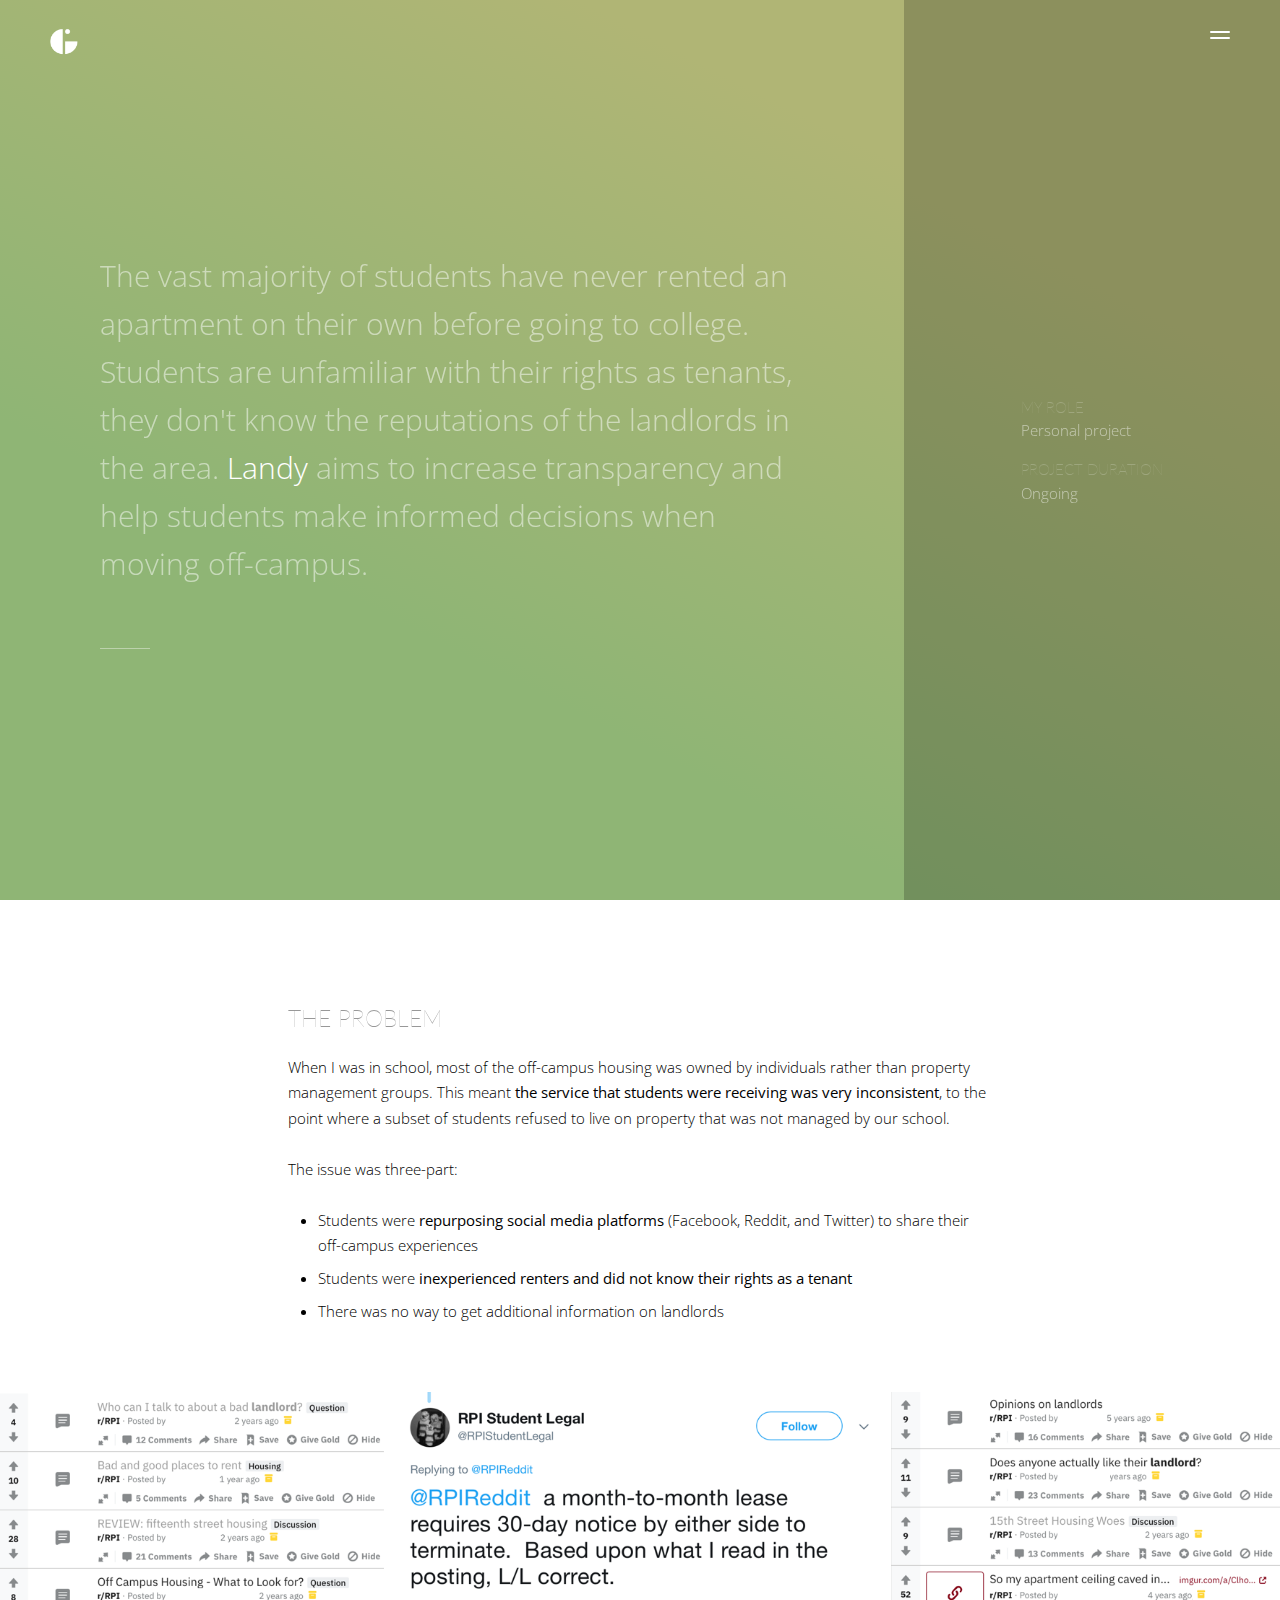
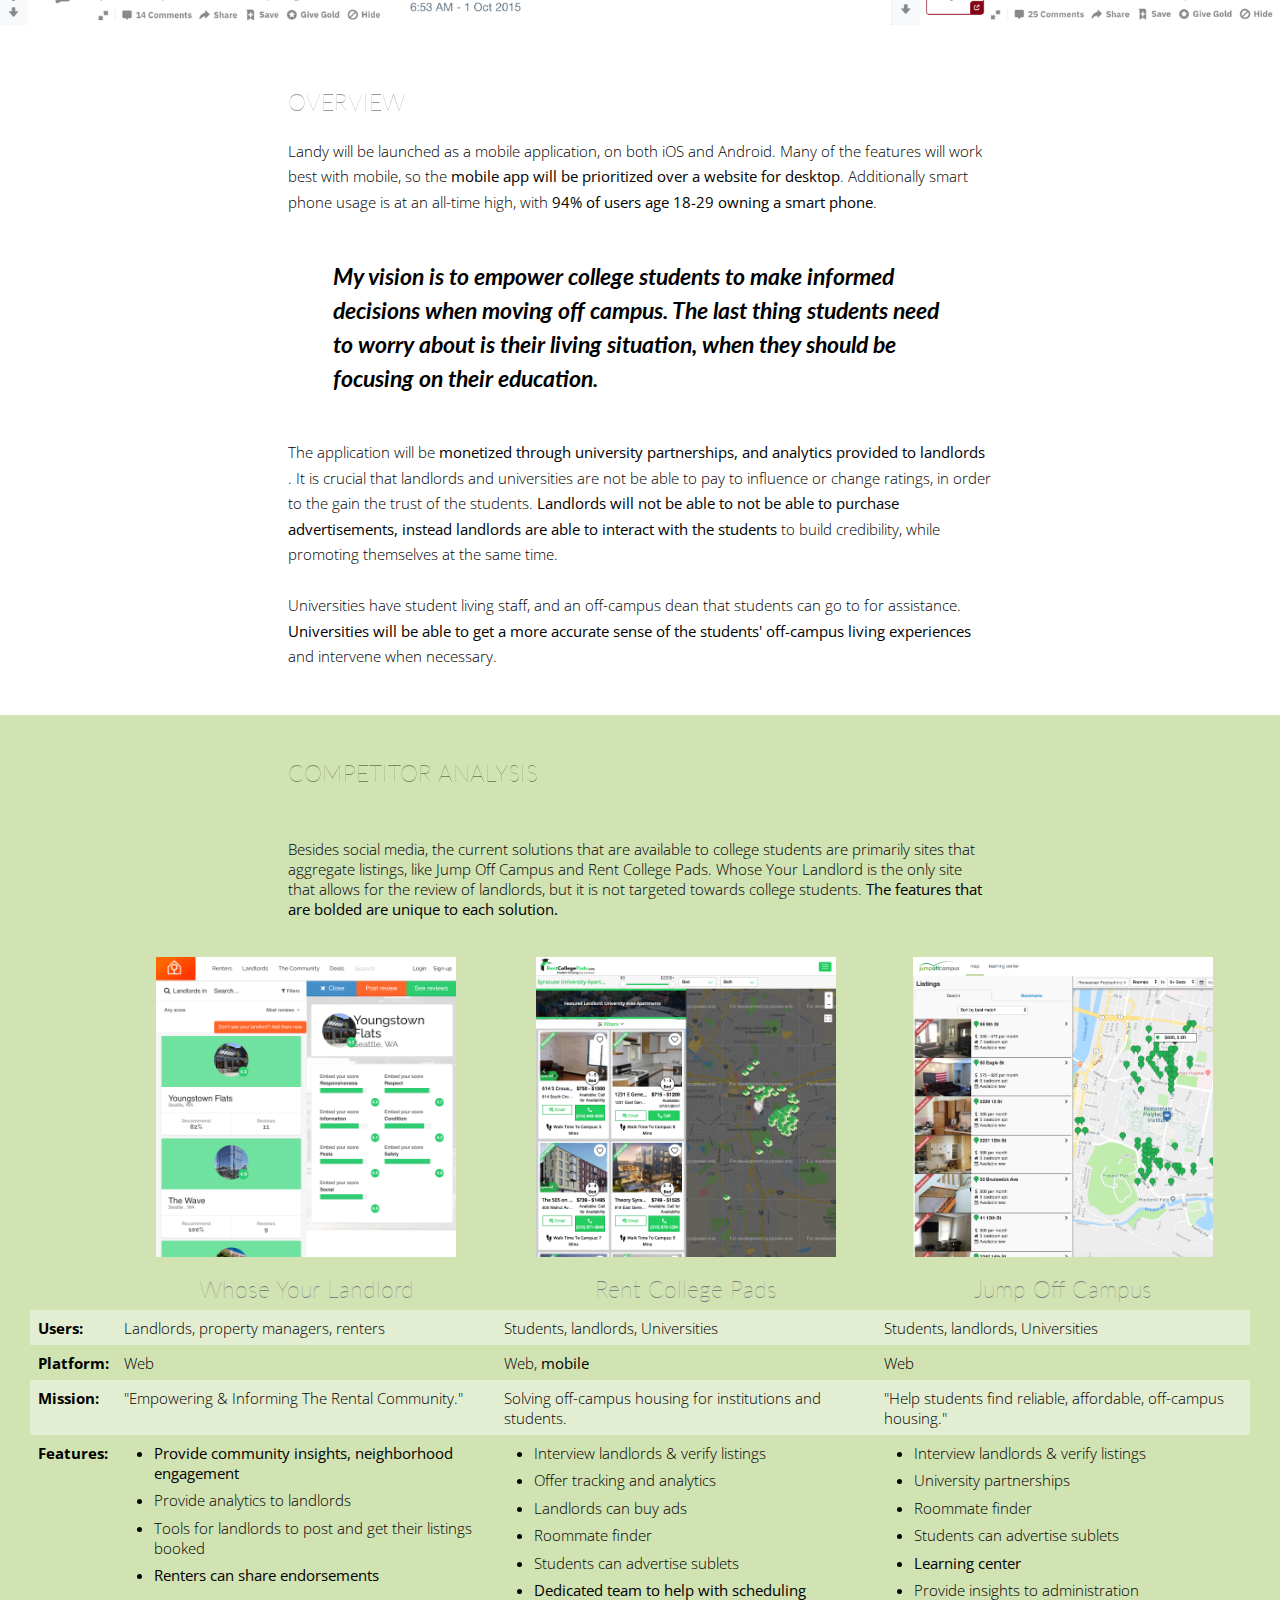
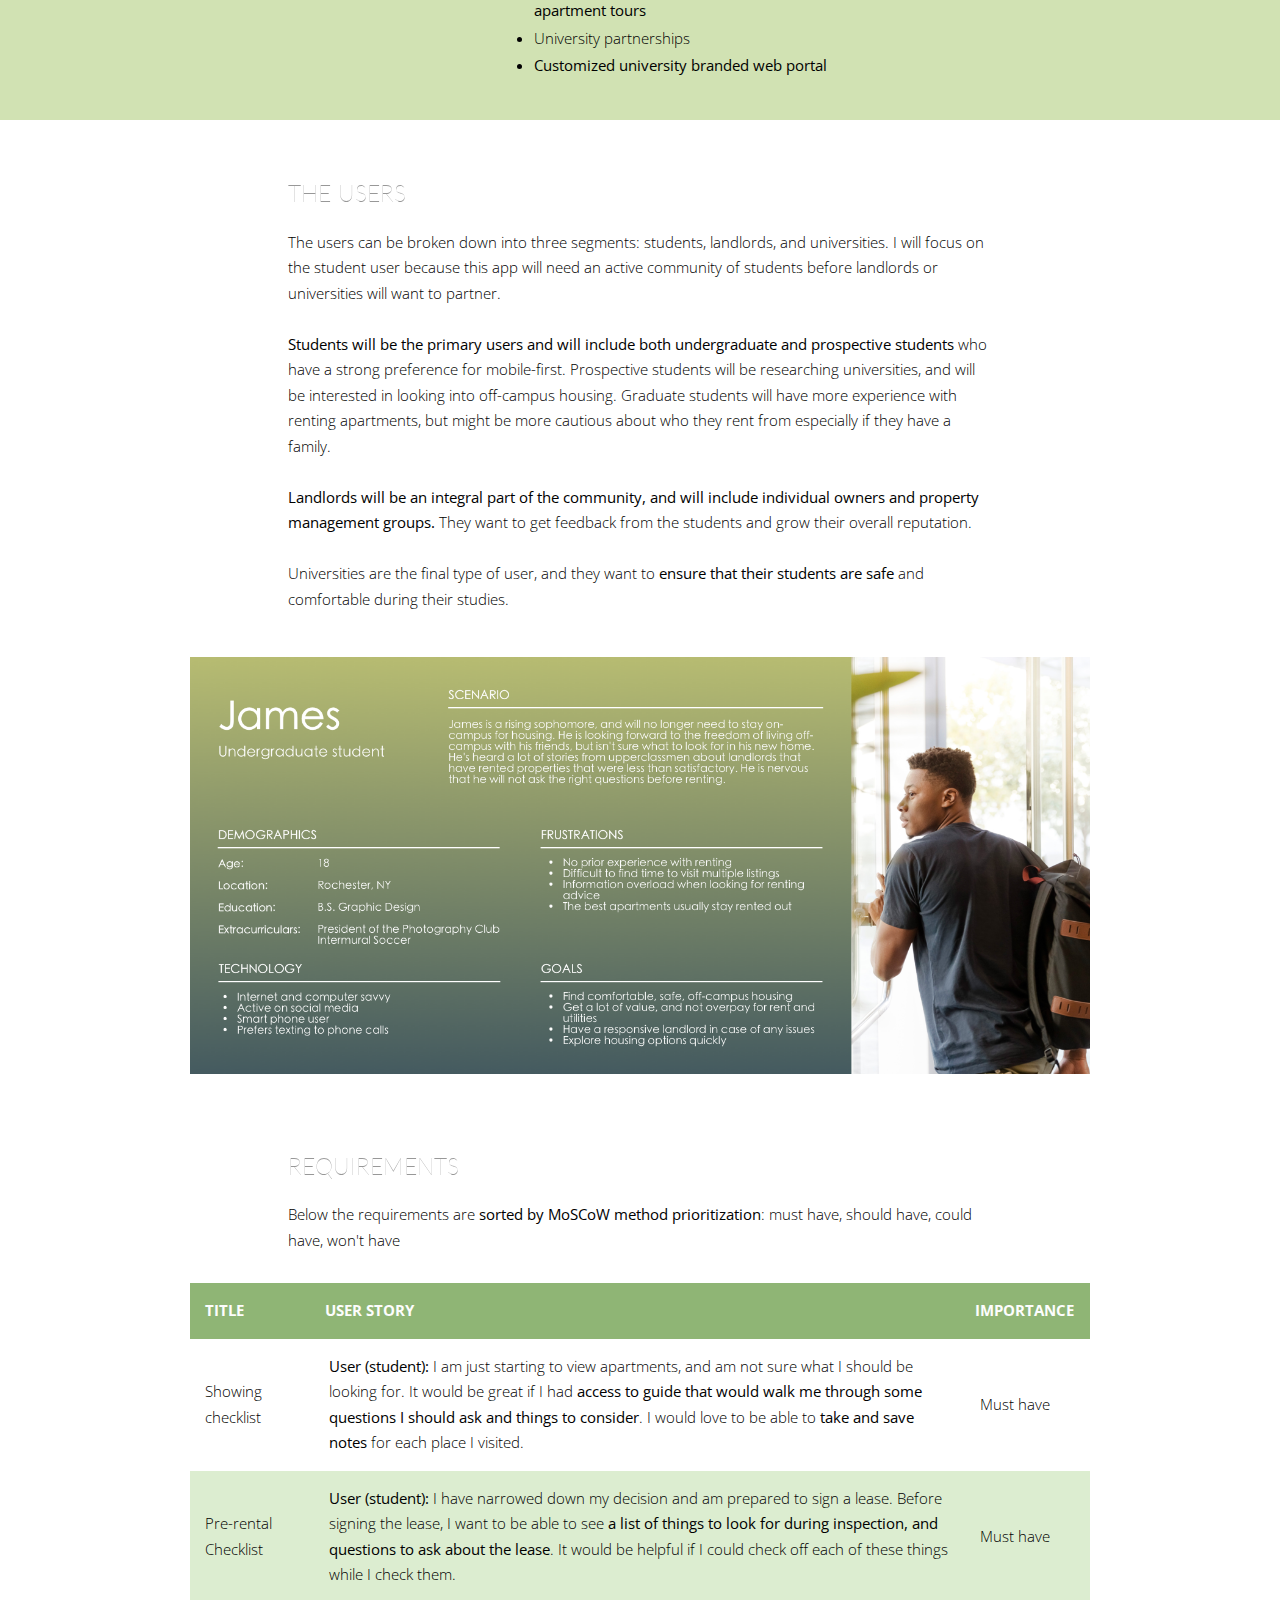
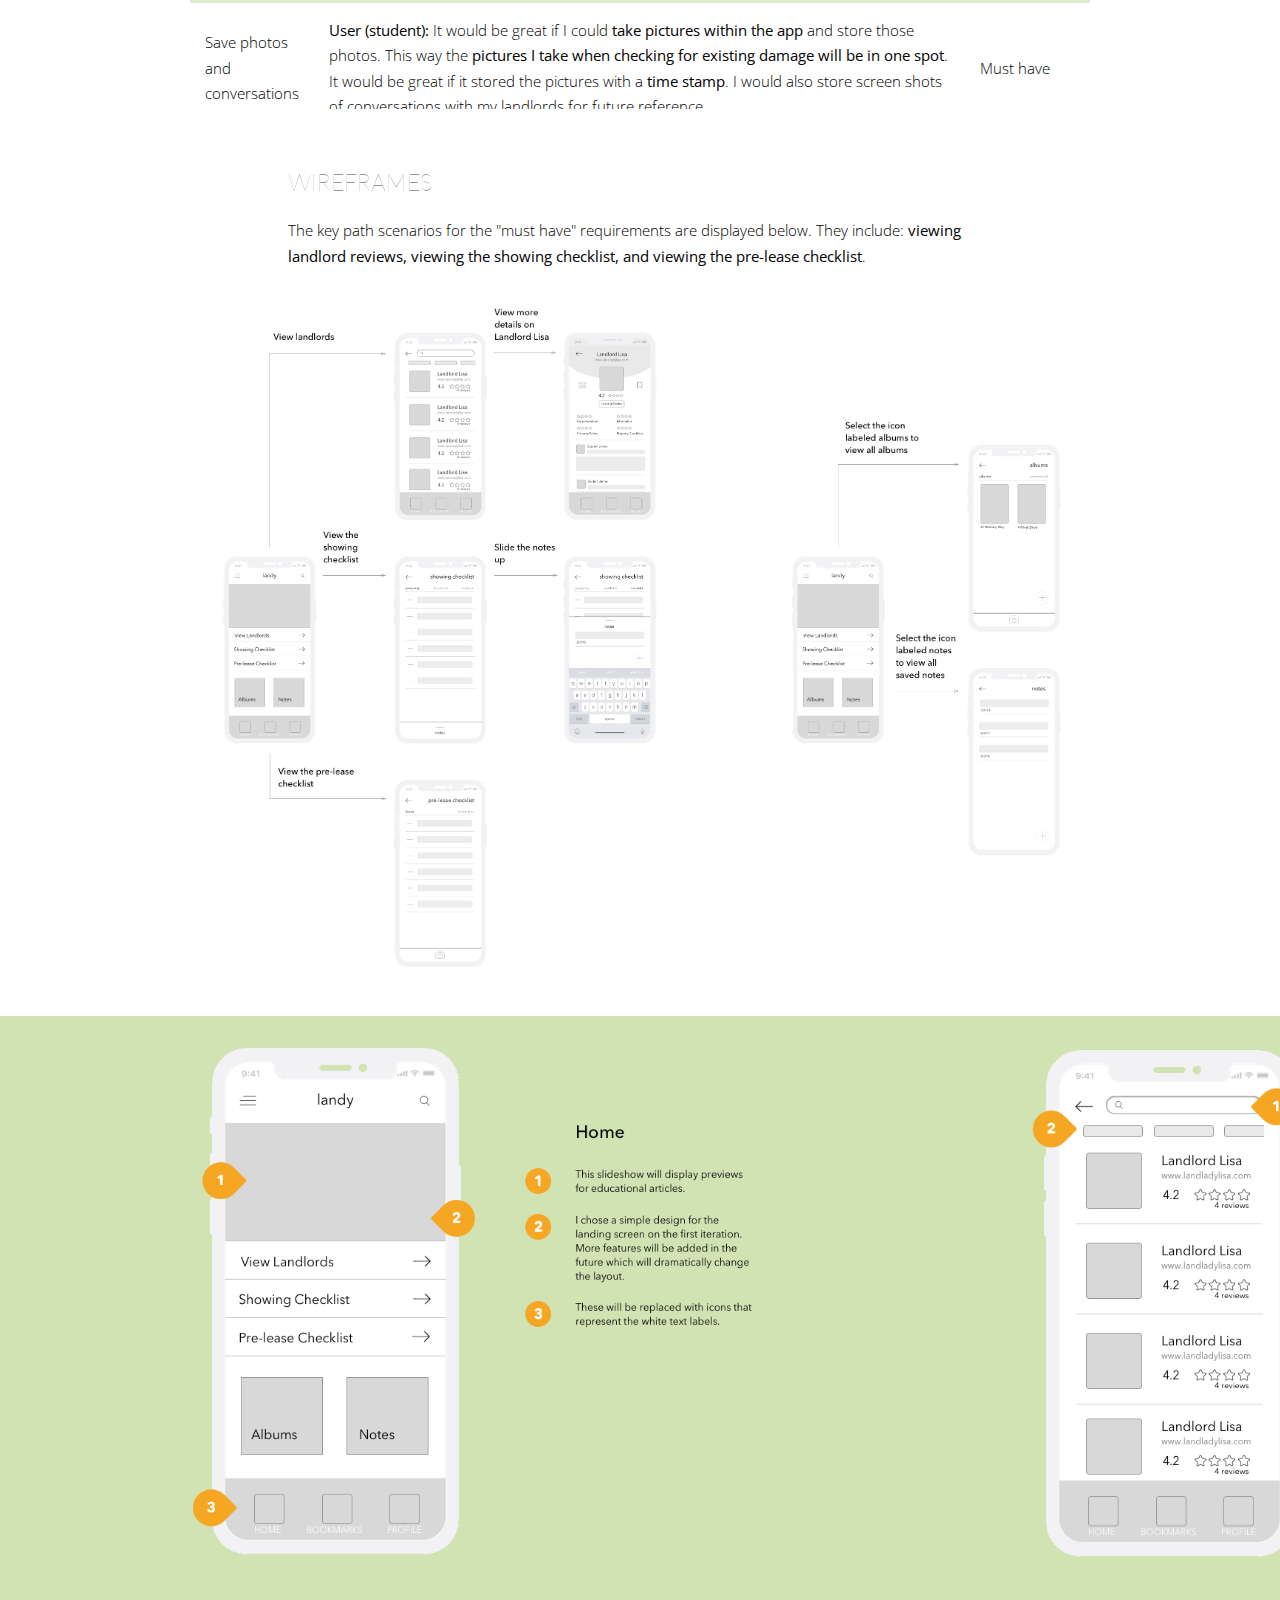
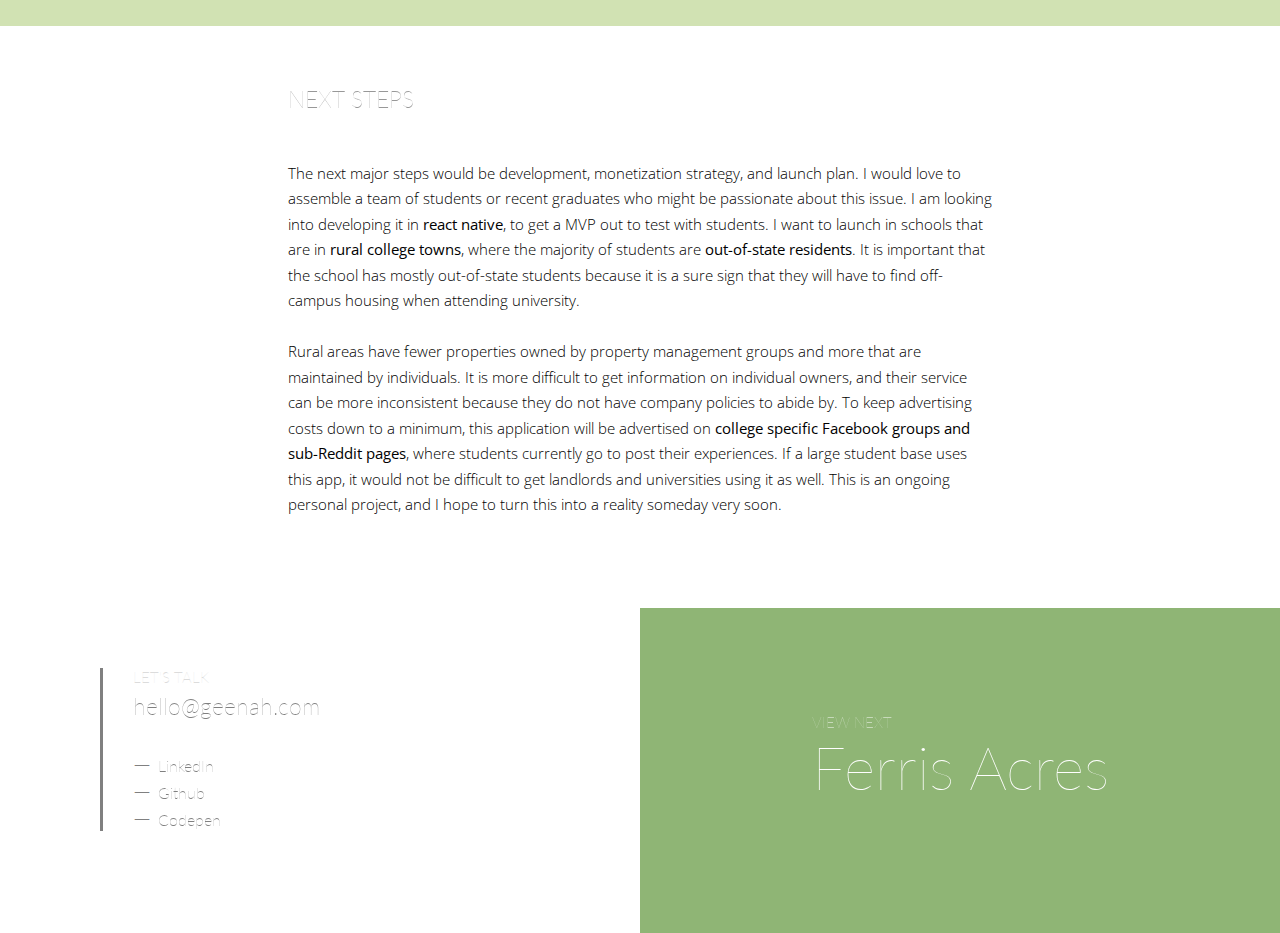
<file: pages/landy.html>
<!DOCTYPE html>
<html>

<head>
    <meta charset="utf-8">
    <title>Landy</title>
    <meta name="author" content="Gina Lee">
    <meta name="description" content="Landy project page">
    <meta name="viewport" content="width=device-width, initial-scale=1">

    <link rel="icon" type="image/png" sizes="32x32" href="../images/logo.png">
    <link rel="icon" type="image/png" sizes="16x16" href="../images/logo.png">

    <link href="https://fonts.googleapis.com/css?family=Lato:300|Montserrat|Open+Sans:300,400,700" rel="stylesheet">
    <link href="../css/style.css" rel="stylesheet">
    <link href="../css/layout.css" rel="stylesheet">

    <!-- Global site tag (gtag.js) - Google Analytics -->
<script async src="https://www.googletagmanager.com/gtag/js?id=UA-124170044-1"></script>
<script>
  window.dataLayer = window.dataLayer || [];
  function gtag(){dataLayer.push(arguments);}
  gtag('js', new Date());

  gtag('config', 'UA-124170044-1');
</script>

</head>

<body>
    <div id="sticky-nav">
        <div id="logo">
            <a href="../index.html">
                <img class="logo-icon" src="../images/logo-white.png">
            </a>
        </div>

        <div id="hamburger" onclick="toggleNav();">
            <div class="line"></div>
            <div class="line"></div>
        </div>

        <div id="nav-panel">
            <div id="nav-content">
                <div id="nav-logo">
                    <a href="../index.html">
                        <img class="logo-icon" src="../images/logo.png">
                    </a>
                </div>

                <div id="nav-links">
                    <a href="../index.html">
                        <h1>
                            <span class="slide-text">Home</span>
                        </h1>
                    </a>
                    <a href="./about.html">
                        <h1>
                            <span class="slide-text">About</span>
                        </h1>
                    </a>
                    <a href="mailto:hello@geenah.com" target="_top">
                        <h1>
                            <span class="slide-text">Contact</span>
                        </h1>
                    </a>

                </div>
                <div id="other-links">
                    <h2 id="links-heading">Find me on</h2>

                    <a href="https://www.linkedin.com/in/gina-lee-45377b115/">
                        <h2> &mdash;
                            <span class="slide-text">LinkedIn</span>
                        </h2>
                    </a>
                    <a href="https://github.com/mleegina">
                        <h2> &mdash;
                            <span class="slide-text">Github</span>
                        </h2>
                    </a>
                    <a href="https://codepen.io/geenah/">
                        <h2>&mdash;
                            <span class="slide-text">Codepen</span>
                        </h2>
                    </a>

                </div>
                <hr>
                <div id="project-x-scroll">

                    <a href="./yvnt.html">
                        <div class="project-preview">
                            <img src="../images/nav/yvnt.png">
                            <h2>YVNT</h2>
                            <hr>

                            <p>Improving the onboarding process</p>
                        </div>
                    </a>
                    <a href="">
                            <div class="project-preview">
                                <img src="../images/nav/landy.png">
                                <h2>Landy</h2>
                                <hr>
                                <p>Empowering students to make educated off-campus housing decisions</p>
                            </div>
                        </a>

                    <a href="./ferrisacres.html">
                        <div class="project-preview">
                            <img src="../images/nav/fa2.png">
                            <h2>Ferris Acres</h2>
                            <hr>
                            <p>The benefits of an online ordering system</p>
                        </div>
                    </a>



                    <a href="./psychedelicatessen.html">
                        <div class="project-preview">
                            <img src="../images/nav/bagel1.png">
                            <h2>Psychedelicatessen</h2>
                            <hr>
                            <p>Designing an inventory management system</p>
                        </div>
                    </a>
                </div>
            </div>
        </div>
    </div>

    <div id="project-header" class="landy-background">

        <div class="header-intro slide-in-left">
            <p>
                <span class="fade-content">The vast majority of students have never rented an apartment on their own before going to college. Students
                    are unfamiliar with their rights as tenants, they don't know the reputations of the landlords in the
                    area.
                </span>
                <span class="project-title">Landy</span>
                <span class="fade-content">aims to increase transparency and help students make informed decisions when moving off-campus.</span>

            </p>
            <div>
                <hr>
            </div>

        </div>
        <div class="header-extra slide-in-top">
            <div class="header-role">
                <h2>MY ROLE</h2>
                <p>
                    Personal project
                </p>
                <br>
                <h2>PROJECT DURATION</h2>
                <p>Ongoing</p>
            </div>
        </div>
    </div>

    <div class="project-content">
        <div class="container">
            <div class="row">
                <h1>THE PROBLEM</h1>
            </div>
            <div class="row">
                <p>
                    When I was in school, most of the off-campus housing was owned by individuals rather than property management groups. This
                    meant
                    <b>the service that students were receiving was very inconsistent</b>, to the point where a subset of students
                    refused to live on property that was not managed by our school.
                    <br>
                    <br> The issue was three-part:
                    <br>
                    <br>
                    <ul>
                        <li>
                            Students were
                            <b>repurposing social media platforms</b> (Facebook, Reddit, and Twitter) to share their off-campus
                            experiences
                        </li>
                        <li>
                            Students were
                            <b>inexperienced renters and did not know their rights as a tenant</b>
                        </li>
                        <li>
                            There was no way to get additional information on landlords
                        </li>

                    </ul>
                </p>
            </div>
        </div>

        <img class="timeline" class="row" src="../images/landy/problem.png">

        <div class="container width-50">
            <div class="row">
                <h1>OVERVIEW</h1>
            </div>
            <div class="row">
                <p>
                    Landy will be launched as a mobile application, on both iOS and Android. Many of the features will work best with mobile,
                    so the
                    <b>mobile app will be prioritized over a website for desktop</b>. Additionally smart phone usage is at an
                    all-time high, with
                    <b>94% of users age 18-29 owning a smart phone</b>.
                    <h3 class="text-spacing">
                        My vision is to empower college students to make informed decisions when moving off campus. The last thing students need
                        to worry about is their living situation, when they should be focusing on their education.
                    </h3>

                    The application will be
                    <b>monetized through university partnerships, and analytics provided to landlords
                    </b>. It is crucial that landlords and universities are not be able to pay to influence or change ratings,
                    in order to the gain the trust of the students.

                    <b>Landlords will not be able to not be able to purchase advertisements, instead landlords are able to interact
                        with the students</b>
                    to build credibility, while promoting themselves at the same time.
                    <br>
                    <br> Universities have student living staff, and an off-campus dean that students can go to for assistance.
                    <b>Universities will be able to get a more accurate sense of the students' off-campus living experiences</b>
                    and intervene when necessary.




                </p>
            </div>
        </div>

        <div class=" splash landy-splash">
            <div class="row">
                <h1>COMPETITOR ANALYSIS</h1>
            </div>
        </div>
        <div class="splash landy-splash">
            <div class="row">
                <p>
                    Besides social media, the current solutions that are available to college students are primarily sites that aggregate listings,
                    like Jump Off Campus and Rent College Pads. Whose Your Landlord is the only site that allows for the
                    review of landlords, but it is not targeted towards college students.
                    <b>The features that are bolded are unique to each solution.</b>
                </p>
            </div>
        </div>
        <div class="splash landy-splash">
            <div class="table-wrapper">
                <table class="comparison">
                    <thead>
                        <tr>
                            <th colspan="1"></th>
                            <th colspan="1">
                                <img src="../images/landy/comps/wyl.png">


                                <a href="https://www.whoseyourlandlord.com/">
                                    <h2>Whose Your Landlord</h2>
                                </a>

                            </th>
                            <th colspan="1">
                                <img src="../images/landy/comps/rcp.png">

                                <a href="https://www.rentcollegepads.com/">
                                    <h2>Rent College Pads</h2>
                                </a>
                            </th>
                            <th colspan="1">
                                <img src="../images/landy/comps/joc.png">

                                <a href="https://www.jumpoffcampus.com/">
                                    <h2>Jump Off Campus</h2>
                                </a>
                            </th>
                        </tr>
                    </thead>
                    <tbody>
                        <tr>
                            <td>Users:</td>
                            <td>Landlords, property managers, renters</td>
                            <td>Students, landlords, Universities</td>
                            <td>Students, landlords, Universities</td>
                        </tr>
                        <tr>
                            <td>Platform:</td>
                            <td>Web</td>
                            <td>Web,
                                <b>mobile</b>
                            </td>
                            <td>Web</td>
                        </tr>
                        <tr>
                            <td>Mission:</td>
                            <td>"Empowering &amp; Informing The Rental Community."</td>
                            <td>Solving off-campus housing for institutions and students.</td>
                            <td>"Help students find reliable, affordable, off-campus housing."</td>
                        </tr>
                        <tr>
                            <td>Features:</td>
                            <td>
                                <ul>
                                    <li>
                                        <b>Provide community insights, neighborhood engagement</b>
                                    </li>
                                    <li>Provide analytics to landlords</li>
                                    <li>Tools for landlords to post and get their listings booked</li>
                                    <li>
                                        <b>Renters can share endorsements </b>
                                    </li>
                                </ul>
                            </td>
                            <td>
                                <ul>
                                    <li>Interview landlords &amp; verify listings</li>
                                    <li>Offer tracking and analytics</li>
                                    <li>Landlords can buy ads</li>
                                    <li>Roommate finder</li>
                                    <li>Students can advertise sublets</li>
                                    <li>
                                        <b>Dedicated team to help with scheduling apartment tours</b>
                                    </li>
                                    <li>University partnerships</li>
                                    <li>
                                        <b>Customized university branded web portal</b>
                                    </li>
                                </ul>
                            </td>
                            <td>
                                <ul>
                                    <li>Interview landlords &amp; verify listings</li>
                                    <li>University partnerships</li>
                                    <li>Roommate finder</li>
                                    <li>Students can advertise sublets</li>
                                    <li>
                                        <b>Learning center</b>
                                    </li>
                                    <li>Provide insights to administration</li>
                                </ul>
                            </td>
                        </tr>
                    </tbody>
                </table>
            </div>


        </div>



        <div class="container">

            <div class="row">
                <h1>THE USERS</h1>
            </div>
            <div class="row">
                The users can be broken down into three segments: students, landlords, and universities. I will focus on the student user
                because this app will need an active community of students before landlords or universities will want to
                partner.
                <br>
                <br>
                <b>Students will be the primary users and will include both undergraduate and prospective students</b> who have
                a strong preference for mobile-first. Prospective students will be researching universities, and will be
                interested in looking into off-campus housing. Graduate students will have more experience with renting apartments,
                but might be more cautious about who they rent from especially if they have a family.
                <br>
                <br>
                <b>Landlords will be an integral part of the community, and will include individual owners and property management
                    groups.
                </b> They want to get feedback from the students and grow their overall reputation.
                <br>
                <br> Universities are the final type of user, and they want to
                <b>ensure that their students are safe</b> and comfortable during their studies.

            </div>

        </div>

        <div id="persona-container">
            <img class="img-responsive" src="../images/landy/personas/persona.png">
        </div>

        <div class="container">
            <div class="row">
                <h1>REQUIREMENTS</h1>
            </div>
            <div class="row">
                <p>
                    Below the requirements are
                    <b>sorted by MoSCoW method prioritization</b>: must have, should have, could have, won't have
                </p>
            </div>
        </div>

        <div id="moscow" class="table-wrapper">
            <table class="header-fixed">
                <thead>
                    <tr>
                        <th>Title</th>
                        <th>User Story</th>
                        <th>Importance</th>
                    </tr>
                </thead>
                <tbody>
                    <tr>
                        <td>Showing checklist</td>
                        <td>
                            <b>User (student):</b>
                            I am just starting to view apartments, and am not sure what I should be looking for. It would be great if I had
                            <b>access to guide that would walk me through some questions I should ask and things to consider</b>.
                            I would love to be able to
                            <b>take and save notes</b> for each place I visited.</td>
                        <td>Must have</td>
                    </tr>
                    <tr>
                        <td>Pre-rental Checklist</td>
                        <td>
                            <b>User (student):</b>
                            I have narrowed down my decision and am prepared to sign a lease. Before signing the lease, I want to be able to see
                            <b>a list of things to look for during inspection, and questions to ask about the lease</b>. It
                            would be helpful if I could check off each of these things while I check them.
                        </td>
                        <td>Must have</td>
                    </tr>
                    <tr>
                        <td>Save photos and conversations</td>
                        <td>
                            <b>User (student):</b> It would be great if I could
                            <b>take pictures within the app</b> and store those photos. This way the
                            <b>pictures I take when checking for existing damage will be in one spot</b>. It would be great
                            if it stored the pictures with a
                            <b>time stamp</b>. I would also store screen shots of conversations with my landlords for future
                            reference.
                        </td>
                        <td>Must have</td>
                    </tr>
                    <tr>
                        <td>Leave reviews for landlord </td>
                        <td>
                            <b>User (student):</b> I want to be able to leave a review for my landlord. When reading reviews
                            I want to make sure that they are credible, it is important to me that
                            <b>each review is reviewed and verified</b>.
                        </td>
                        <td>Must have</td>
                    </tr>
                    <tr>
                        <td>Student registers account</td>
                        <td>
                            <b>User (student):</b>
                            I want to register an account to participate in the community.
                            <br>
                            <br> For security purposes the user must have
                            <b>verified .edu email</b>. In order to leave a review the user must provide
                            <b>proof of residency</b> (ie. lease)
                        </td>
                        <td>Must have</td>
                    </tr>
                    <tr>
                        <td>Landlord registers account</td>
                        <td>
                            <b>User (landlord):</b>
                            I want to register an account to participate in the community.
                            <br>
                            <br> For security and accuracy, users must provide
                            <b>proof of identity</b>.
                        </td>
                        <td>Must have</td>
                    </tr>
                    <tr>
                        <td>Educational articles</td>
                        <td>
                            <b>User (student):</b>
                            I want to learn more about living on my own.
                            <br>
                            <br>Things like: How/where to store your things over summer, what you need to know about winter heating,
                            how to get your security deposit back etc.
                        </td>
                        <td>Should have</td>
                    </tr>
                    <tr>
                        <td>Forum</td>
                        <td>
                            <b>User (student):</b>
                            I have an off-campus question that I would like input on. I would also like to write a guide for other students on things
                            to do in the area, and upcoming events.

                            <br>
                            <br>
                            <b>User (landlord):</b>
                            I want to engage with the students and help to answer their questions, and build credibility.

                            <br>
                            <br>
                            <b>User (University):</b> I want to be able to see what they are saying about life off-campus, and
                            help answer their questions.
                        </td>
                        <td>Could have</td>
                    </tr>
                    <tr>
                        <td>Chat function</td>
                        <td>
                            <b>User (student):</b>
                            I want to be able to get in touch with a landlord. I would prefer to communicate via text within the application then having
                            to switch back and forth between my native messaging app.
                        </td>
                        <td>Could have</td>
                    </tr>
                    <tr>
                        <td>Guest articles</td>
                        <td>
                            <b>User (landlord):</b>
                            I want to be able to give advice to students who don’t know much about renting in the area.
                            <br>
                            <br> Landlords with a 4 rating or higher can submit guest articles to increase credibility. These
                            are reviewed before publishing.
                        </td>
                        <td>Won’t have</td>
                    </tr>
                    <tr>
                        <td>Find roommates</td>
                        <td>
                            <b>User (student):</b>
                            I need to find a roommate, but I would like it if we had similar preferences. It would be cool the app used survey results
                            to connect me with other compatible students.</td>
                        <td>Won’t have</td>
                    </tr>
                    <tr>
                        <td>Post room for sublet or summer rent</td>
                        <td>
                            <b>User (student):</b>
                            I am looking for someone to sublet and want to be able to advertise my apartment to other students.</td>
                        <td>Won’t have</td>
                    </tr>
                </tbody>
            </table>
        </div>


        <div class="container">
            <div class="row">
                <h1>WIREFRAMES</h1>
            </div>
            <div class="row">
                    <p>
                            The key path scenarios for the "must have" requirements are displayed below. They include:
                            <b>viewing landlord reviews, viewing the showing checklist, and viewing the pre-lease checklist</b>.
                        </p>
            </div>


        </div>
        <div class="bg">
            <div id="landy-img-container">
                <img class="img-responsive" src="../images/landy/wireframe/overview.png">

            </div>

        </div>


        <div class="usecase-slider splash landy-splash">
            <div class="wireframe l-m">
                <img class="wireframe l-m-w" src="../images/landy/wireframe/home.png">
            </div>
            <div class="wireframe l-m">

                <img class="wireframe l-m-w" src="../images/landy/wireframe/alllandlords.png">
            </div>
            <div class="wireframe l-m">

                <img class="wireframe l-m-w" src="../images/landy/wireframe/landylisa.png">
            </div>
            <div class="wireframe l-m">

                <img class="wireframe l-m-w" src="../images/landy/wireframe/showing.png">
            </div>
            <div class="wireframe l-m">

                <img class="wireframe l-m-w" src="../images/landy/wireframe/showing1.png">
            </div>
            <div class="wireframe l-m">

                <img class="wireframe l-m-w" src="../images/landy/wireframe/prelease.png">
            </div>
            <div class="wireframe l-m">

                <img class="wireframe l-m-w" src="../images/landy/wireframe/notes.png">
            </div>
            <div class="wireframe l-m">

                <img class="wireframe l-m-w" src="../images/landy/wireframe/albums.png">
            </div>
        </div>

        <div class="container row">
            <h1>NEXT STEPS</h1>
            <br>
            <p>
                The next major steps would be development, monetization strategy, and launch plan. I would love to assemble a team of students
                or recent graduates who might be passionate about this issue. I am looking into developing it in
                <b>react native</b>, to get a MVP out to test with students. I want to launch in schools that are in
                <b>rural college towns</b>, where the majority of students are
                <b>out-of-state residents</b>. It is important that the school has mostly out-of-state students because it is
                a sure sign that they will have to find off-campus housing when attending university.
                <br>
                <br> Rural areas have fewer properties owned by property management groups and more that are maintained by individuals.
                It is more difficult to get information on individual owners, and their service can be more inconsistent
                because they do not have company policies to abide by. To keep advertising costs down to a minimum, this
                application will be advertised on
                <b>college specific Facebook groups and sub-Reddit pages</b>, where students currently go to post their experiences.
                If a large student base uses this app, it would not be difficult to get landlords and universities using
                it as well. This is an ongoing personal project, and I hope to turn this into a reality someday very soon.
            </p>
        </div>

    </div>
    </div>


    <footer>
        <div id="footer-left">
            <div class="align-center">
                <div class="email">

                    <h2>LET'S TALK</h2>
                    <a href="mailto:hello@geenah.com" target="_top">
                        <h1>
                            <span class="slide-text ">hello@geenah.com</span>
                        </h1>
                    </a>
                </div>
                <a href="https://www.linkedin.com/in/gina-lee-45377b115/">
                    <h2> &mdash;
                        <span class="slide-text ">LinkedIn</span>
                    </h2>
                </a>
                <a href="https://github.com/mleegina">
                    <h2> &mdash;
                        <span class="slide-text ">Github</span>
                    </h2>
                </a>
                <a href="https://codepen.io/geenah/">
                    <h2>&mdash;
                        <span class="slide-text ">Codepen</span>
                    </h2>
                </a>
            </div>
        </div>

        <div id="footer-right">
            <a href="./ferrisacres.html">
                <div id="next" class="color-three">
                    <div class="align-left">
                        <h2>VIEW NEXT</h2>
                        <h1>Ferris Acres</h1>
                    </div>
                </div>
            </a>
        </div>
    </footer>

    <script src="https://code.jquery.com/jquery-3.3.1.min.js" integrity="sha256-FgpCb/KJQlLNfOu91ta32o/NMZxltwRo8QtmkMRdAu8="
        crossorigin="anonymous"></script>
    <script src="../js/navigation.js"></script>
    <script src="../js/script.js"></script>
    <!-- <script src="../js/slideshow.js"></script> -->




</body>

</html>
</file>
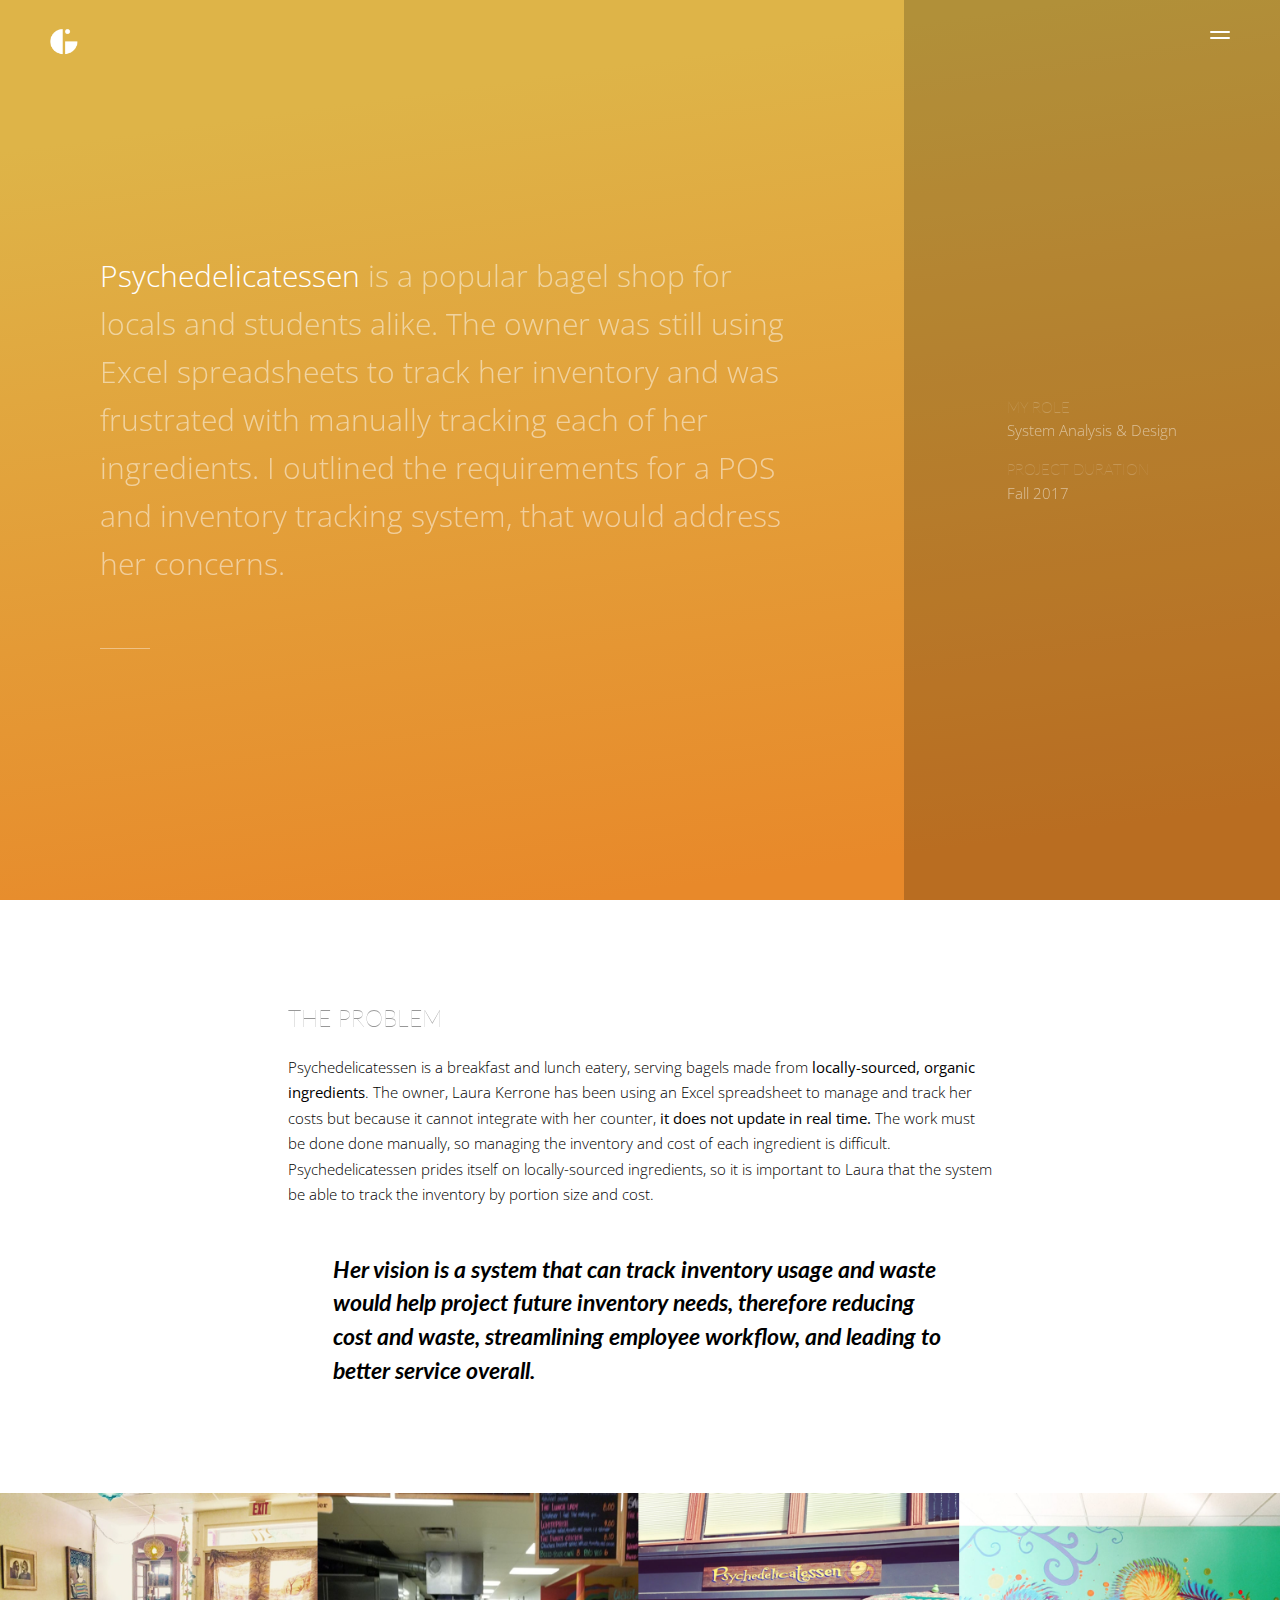
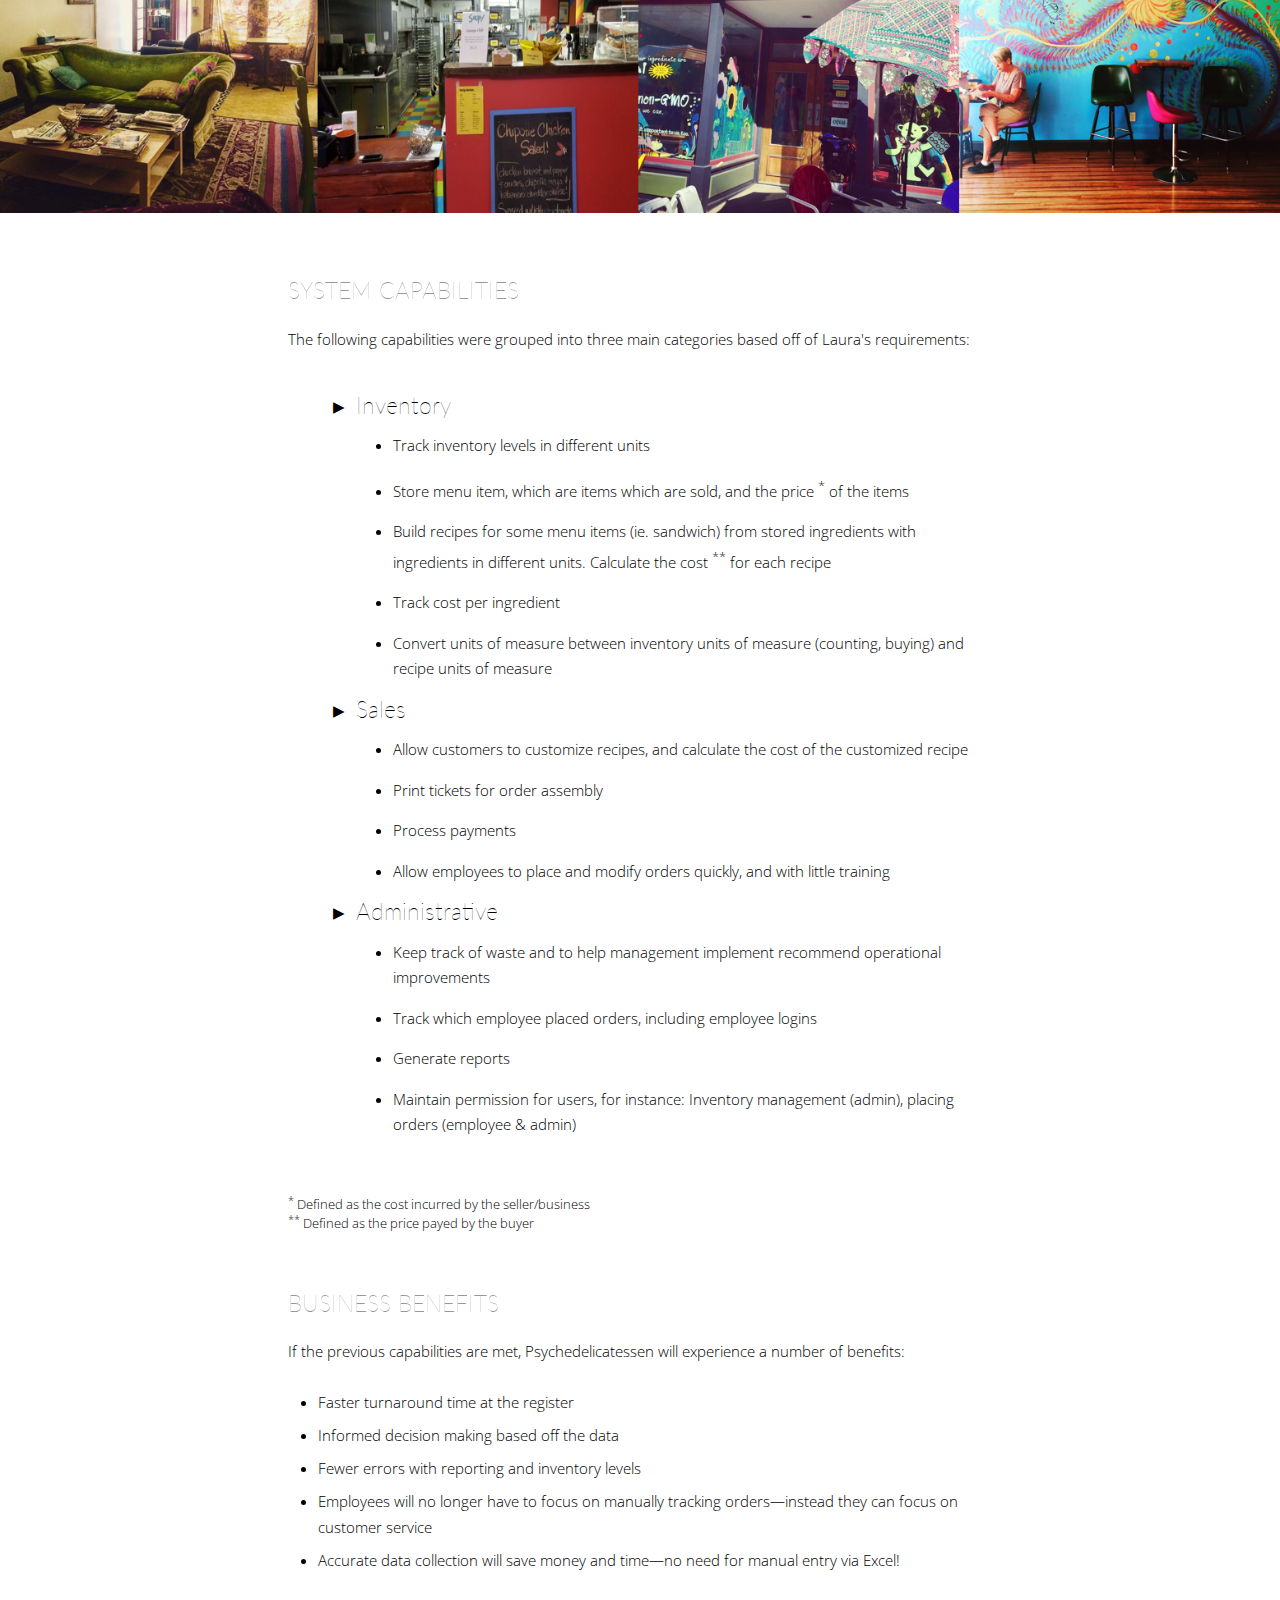
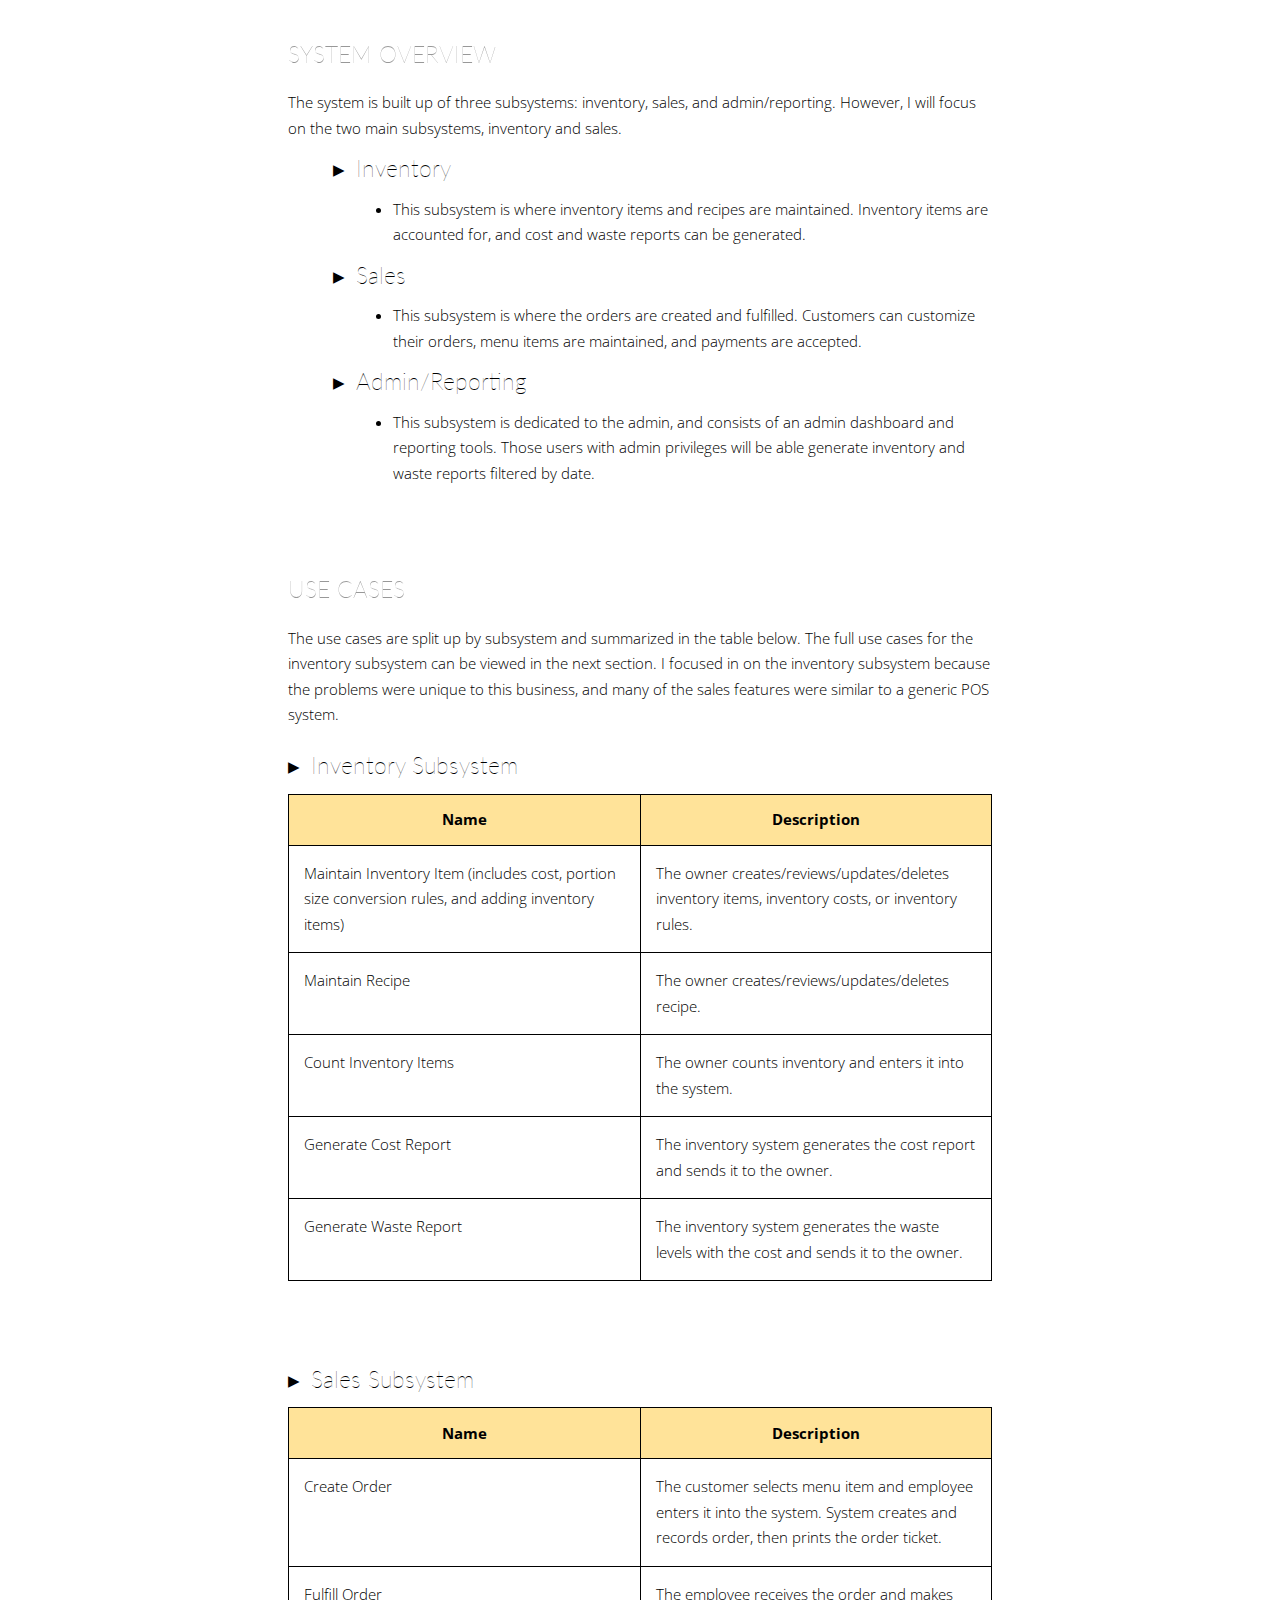
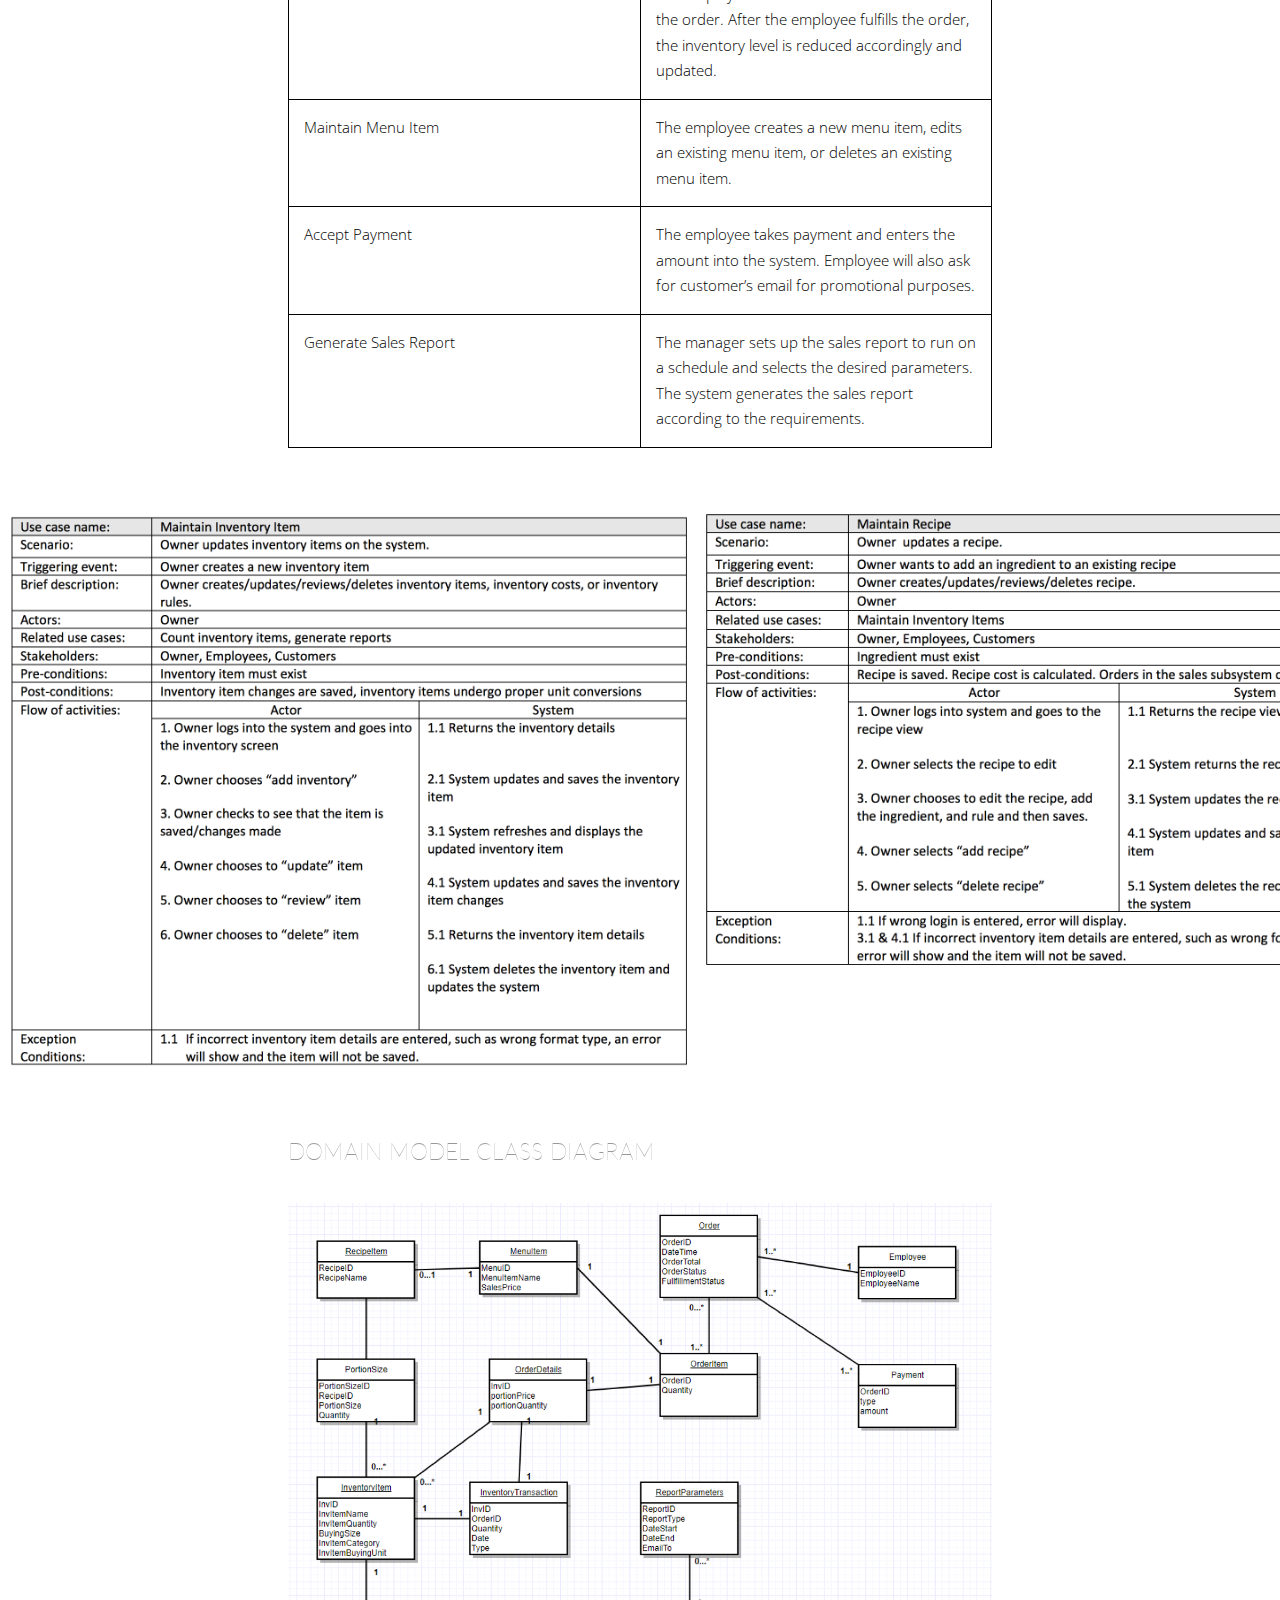
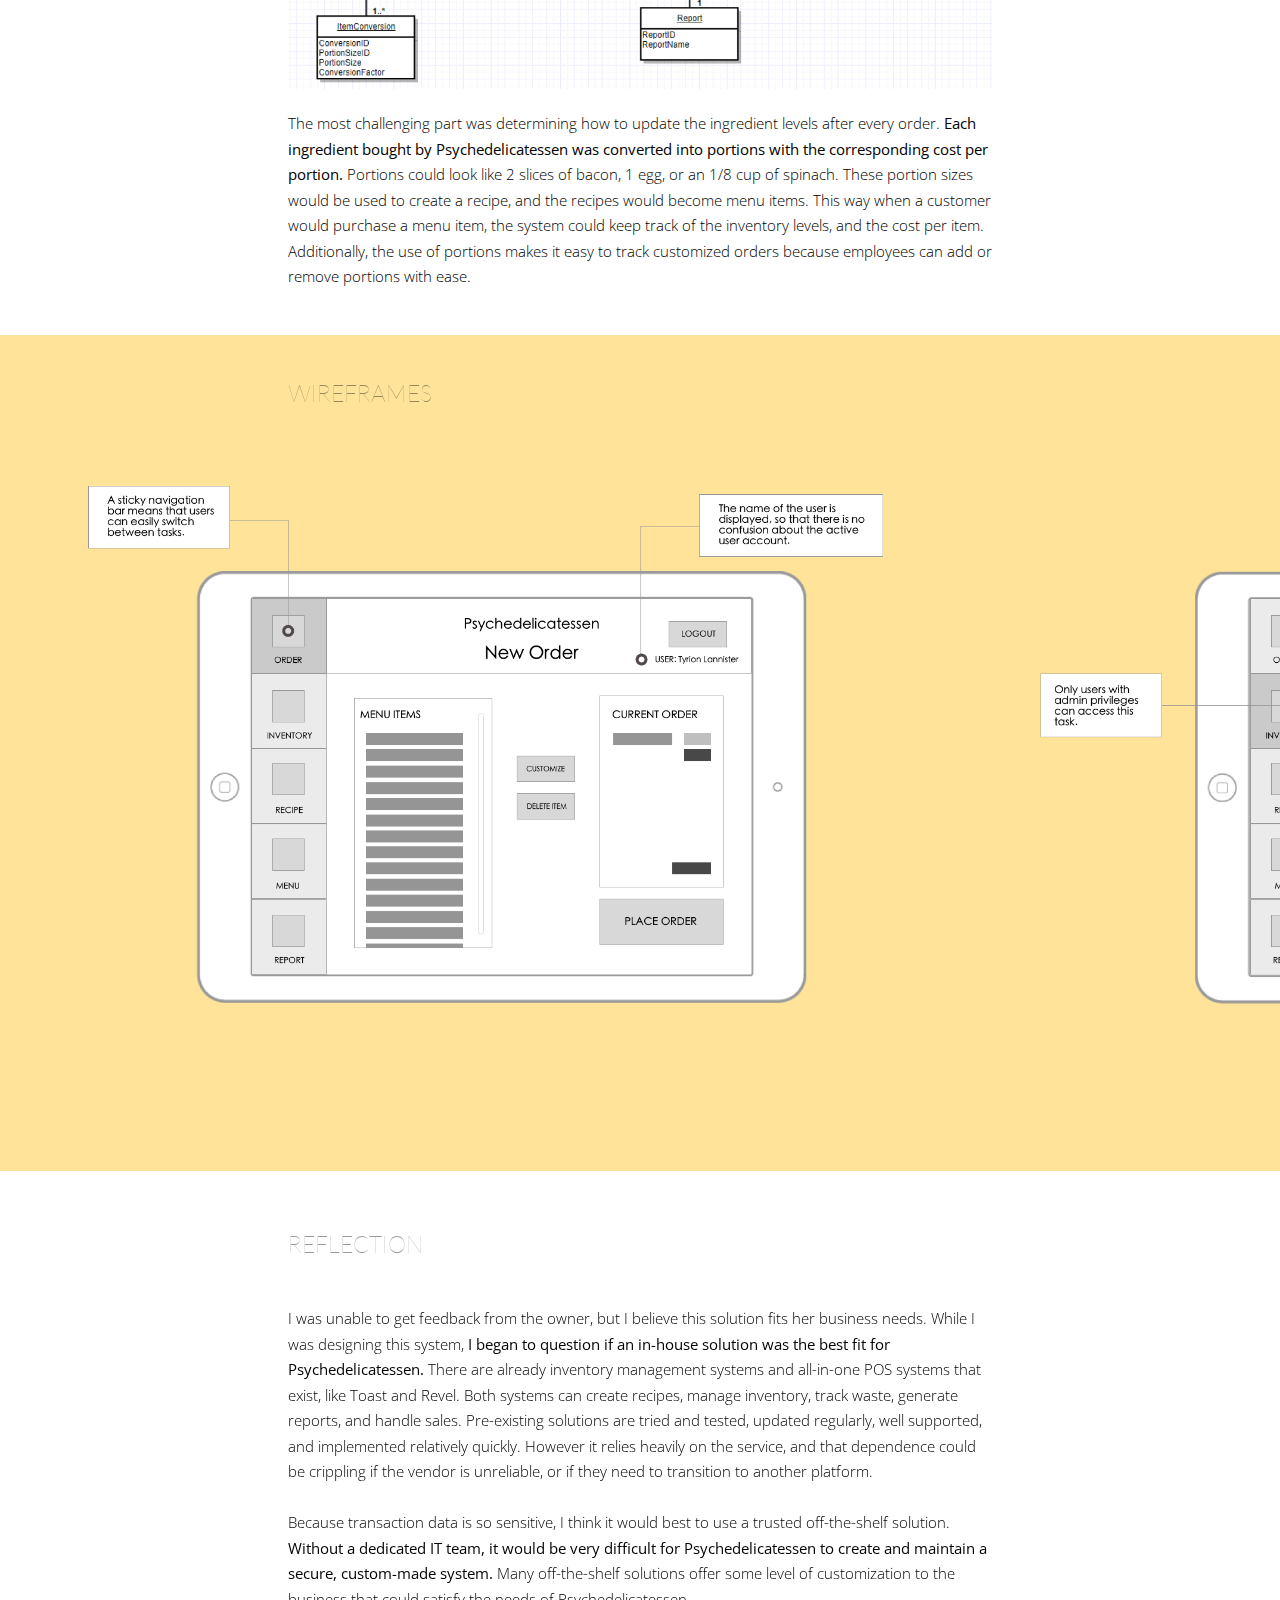
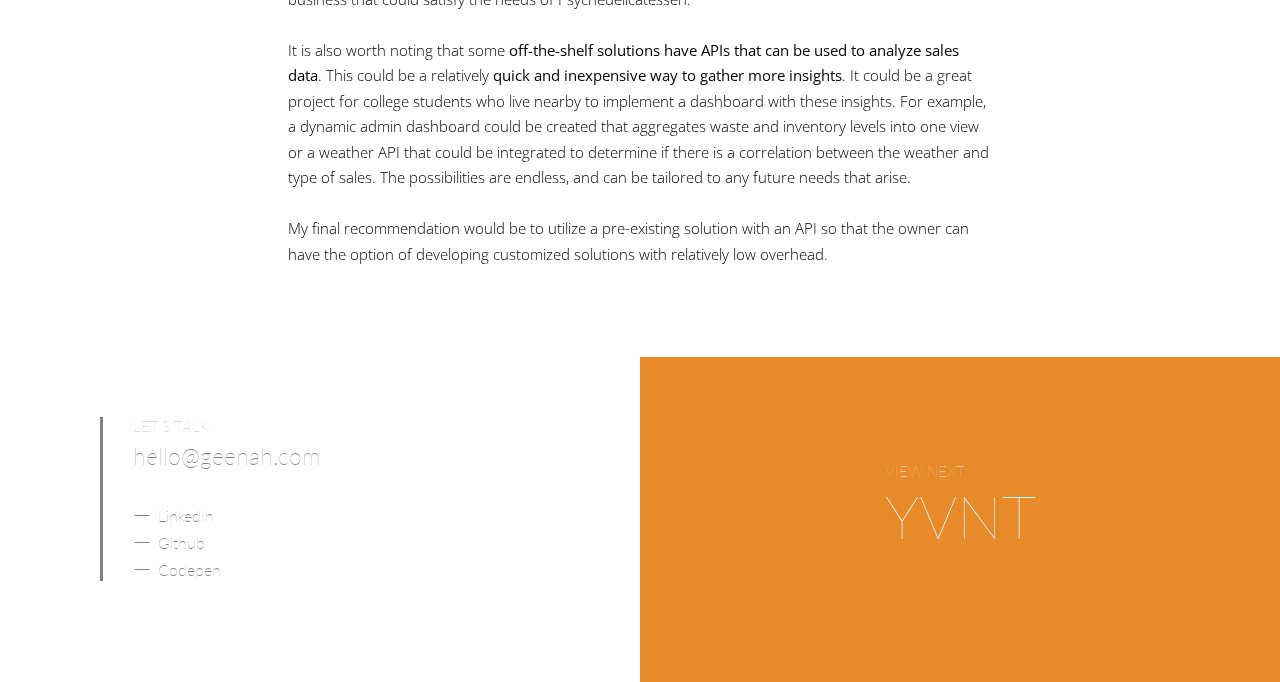
<file: pages/psychedelicatessen.html>
<!DOCTYPE html>
<html>

<head>


    <meta charset="utf-8">
    <title>Psychedelicatessen</title>
    <meta name="author" content="Gina Lee">
    <meta name="description" content="Psychedelicatessen project page">
    <meta name="viewport" content="width=device-width, initial-scale=1">

    <link rel="icon" type="image/png" sizes="32x32" href="../images/logo.png">
    <link rel="icon" type="image/png" sizes="16x16" href="../images/logo.png">

    <link href="https://fonts.googleapis.com/css?family=Lato:300|Montserrat|Open+Sans:300,400,700" rel="stylesheet">

    <link href="../css/style.css" rel="stylesheet">
    <link href="../css/layout.css" rel="stylesheet">

<!-- Global site tag (gtag.js) - Google Analytics -->
<script async src="https://www.googletagmanager.com/gtag/js?id=UA-124170044-1"></script>
<script>
  window.dataLayer = window.dataLayer || [];
  function gtag(){dataLayer.push(arguments);}
  gtag('js', new Date());

  gtag('config', 'UA-124170044-1');
</script>



</head>

<body>
    <div id="sticky-nav">
        <div id="logo">
            <a href="../index.html">
                <img class="logo-icon" src="../images/logo-white.png">
            </a>
        </div>

        <div id="hamburger" onclick="toggleNav();">
            <div class="line"></div>
            <div class="line"></div>
        </div>

        <div id="nav-panel">
            <div id="nav-content">
                <div id="nav-logo">
                    <a href="../index.html">
                        <img class="logo-icon" src="../images/logo.png">
                    </a>
                </div>

                <div id="nav-links">
                    <a href="../index.html">
                        <h1>
                            <span class="slide-text">Home</span>
                        </h1>
                    </a>
                    <a href="./about.html">
                        <h1>
                            <span class="slide-text">About</span>
                        </h1>
                    </a>
                    <a href="mailto:hello@geenah.com" target="_top">
                        <h1>
                            <span class="slide-text">Contact</span>
                        </h1>
                    </a>

                </div>
                <div id="other-links">
                    <h2 id="links-heading">Find me on</h2>

                    <a href="https://www.linkedin.com/in/gina-lee-45377b115/">
                        <h2> &mdash;
                            <span class="slide-text">LinkedIn</span>
                        </h2>
                    </a>
                    <a href="https://github.com/mleegina">
                        <h2> &mdash;
                            <span class="slide-text">Github</span>
                        </h2>
                    </a>
                    <a href="https://codepen.io/geenah/">
                        <h2>&mdash;
                            <span class="slide-text">Codepen</span>
                        </h2>
                    </a>

                </div>
                <hr>
                <div id="project-x-scroll">

                    <a href="./yvnt.html">
                        <div class="project-preview">
                            <img src="../images/nav/yvnt.png">
                            <h2>YVNT</h2>
                            <hr>

                            <p>Improving the onboarding process</p>
                        </div>
                    </a>
                    <a href="./landy.html">
                        <div class="project-preview">
                            <img src="../images/nav/landy.png">
                            <h2>Landy</h2>
                            <hr>
                            <p>Empowering students to make educated off-campus housing decisions</p>
                        </div>
                    </a>

                    <a href="./ferrisacres.html">
                        <div class="project-preview">
                            <img src="../images/nav/fa2.png">
                            <h2>Ferris Acres</h2>
                            <hr>
                            <p>The benefits of an online ordering system</p>
                        </div>
                    </a>



                    <a href="">
                        <div class="project-preview">
                            <img src="../images/nav/bagel1.png">
                            <h2>Psychedelicatessen</h2>
                            <hr>
                            <p>Designing an inventory management system</p>
                        </div>
                    </a>
                </div>
            </div>
        </div>
    </div>


    <div id="project-header" class="psych-bg">


        <div class="header-intro slide-in-left">
            <p>
                <span class="project-title">Psychedelicatessen</span>
                <span class="fade-content">is a popular bagel shop for locals and students alike. The owner was still using Excel spreadsheets to track
                    her inventory and was frustrated with manually tracking each of her ingredients. I outlined the requirements
                    for a POS and inventory tracking system, that would address her concerns.</span>

            </p>
            <div>
                <hr>
            </div>

        </div>


        <div class="header-extra slide-in-top">
            <div class="header-role">
                <h2>MY ROLE</h2>
                <p>
                    System Analysis &amp; Design
                </p>
                <br>
                <h2>PROJECT DURATION</h2>
                <p>Fall 2017</p>
            </div>
        </div>
    </div>





    <div class="project-content">
        <div class="container">
            <div class="row">
                <h1>THE PROBLEM</h1>
            </div>
            <div class="row">
                <p>
                    Psychedelicatessen is a breakfast and lunch eatery, serving bagels made from
                    <b>locally-sourced, organic ingredients</b>. The owner, Laura Kerrone has been using an Excel spreadsheet
                    to manage and track her costs but because it cannot integrate with her counter,
                    <b>it does not update in real time.</b> The work must be done done manually, so managing the inventory and
                    cost of each ingredient is difficult. Psychedelicatessen prides itself on locally-sourced ingredients,
                    so it is important to Laura that the system be able to track the inventory by portion size and cost.
                </p>
                <h3 class="text-spacing">Her vision is a system that can track inventory usage and waste would help project future inventory needs,
                    therefore reducing cost and waste, streamlining employee workflow, and leading to better service overall.</h3>
            </div>
        </div>
        <img class="timeline" class="row" src="../images/bagel/inside.png">

        <div class="container width-50">

            <div class="row">
                <h1>SYSTEM CAPABILITIES</h1>
            </div>
            <div class="row">
                <p>
                    The following capabilities were grouped into three main categories based off of Laura's requirements:
                    <br>
                </p>
                <br>
                <dl>
                    <dt>
                        <h2>
                            <span class="arrow"></span>Inventory</h2>
                    </dt>
                    <dd>Track inventory levels in different units</dd>
                    <dd>Store menu item, which are items which are sold, and the price
                        <sup>*</sup> of the items</dd>
                    <dd>Build recipes for some menu items (ie. sandwich) from stored ingredients with ingredients in different
                        units. Calculate the cost
                        <sup>**</sup> for each recipe </dd>
                    <dd>Track cost per ingredient</dd>
                    <dd>Convert units of measure between inventory units of measure (counting, buying) and recipe units of measure</dd>

                    <dt>
                        <h2>
                            <span class="arrow"></span>Sales</h2>
                    </dt>
                    <dd>Allow customers to customize recipes, and calculate the cost of the customized recipe</dd>
                    <dd>Print tickets for order assembly</dd>
                    <dd>Process payments</dd>
                    <dd>Allow employees to place and modify orders quickly, and with little training</dd>
                    <dt>
                        <h2>
                            <span class="arrow"></span>Administrative</h2>
                    </dt>
                    <dd>Keep track of waste and to help management implement recommend operational improvements</dd>
                    <dd>Track which employee placed orders, including employee logins</dd>
                    <dd>Generate reports</dd>
                    <dd>Maintain permission for users, for instance: Inventory management (admin), placing orders (employee &amp;
                        admin)
                    </dd>

                </dl>

                <br>
                <p class="footnote">
                    <sup>*</sup> Defined as the cost incurred by the seller/business
                    <br>
                    <sup>**</sup> Defined as the price payed by the buyer
                </p>
            </div>
        </div>

        <div class="container">
            <div class="row">
                <h1>BUSINESS BENEFITS</h1>
            </div>
            <div class="row">
                <p>If the previous capabilities are met, Psychedelicatessen will experience a number of benefits:</p>

                <br>
                <ul>
                    <li>Faster turnaround time at the register</li>
                    <li>Informed decision making based off the data</li>
                    <li>Fewer errors with reporting and inventory levels</li>
                    <li>Employees will no longer have to focus on manually tracking orders—instead they can focus on customer
                        service
                    </li>
                    <li>Accurate data collection will save money and time—no need for manual entry via Excel!</li>
                </ul>
            </div>
        </div>

        <div class="container">
            <div class="row">
                <h1>SYSTEM OVERVIEW</h1>
            </div>
            <div class="row">
                <p>
                    The system is built up of three subsystems: inventory, sales, and admin/reporting. However, I will focus on the two main
                    subsystems, inventory and sales.
                </p>
                <dl>
                    <dt>
                        <h2>
                            <span class="arrow"></span>Inventory</h2>
                    </dt>
                    <dd>
                        This subsystem is where inventory items and recipes are maintained. Inventory items are accounted for, and cost and waste
                        reports can be generated.
                    </dd>

                    <dt>
                        <h2>
                            <span class="arrow"></span>Sales</h2>
                    </dt>
                    <dd>
                        This subsystem is where the orders are created and fulfilled. Customers can customize their orders, menu items are maintained,
                        and payments are accepted.
                    </dd>

                    <dt>
                        <h2>
                            <span class="arrow"></span>Admin/Reporting</h2>
                    </dt>
                    <dd>
                        This subsystem is dedicated to the admin, and consists of an admin dashboard and reporting tools. Those users with admin
                        privileges will be able generate inventory and waste reports filtered by date.
                    </dd>
                </dl>
            </div>
        </div>

        <div class="container">
            <div class="row">
                <h1>USE CASES</h1>
            </div>
            <div class="row">
                <p>
                    The use cases are split up by subsystem and summarized in the table below. The full use cases for the inventory subsystem
                    can be viewed in the next section. I focused in on the inventory subsystem because the problems were
                    unique to this business, and many of the sales features were similar to a generic POS system.
                </p>
                <br>
                <h2>
                    <span class="arrow"></span>Inventory Subsystem</h2>

                <div class="table-wrapper">
                    <table class="usecase-table">
                        <thead>
                            <tr>
                                <th colspan="1">Name</th>
                                <th colspan="1">Description</th>
                            </tr>
                        </thead>
                        <tbody>
                            <tr>
                                <td>Maintain Inventory Item (includes cost, portion size conversion rules, and adding inventory
                                    items)
                                </td>
                                <td>The owner creates/reviews/updates/deletes inventory items, inventory costs, or inventory
                                    rules.
                                </td>
                            </tr>
                            <tr>
                                <td>Maintain Recipe</td>
                                <td>The owner creates/reviews/updates/deletes recipe.</td>

                            </tr>
                            <tr>
                                <td>Count Inventory Items</td>
                                <td>The owner counts inventory and enters it into the system.</td>

                            </tr>
                            <tr>
                                <td>Generate Cost Report</td>
                                <td>The inventory system generates the cost report and sends it to the owner.</td>

                            </tr>
                            <tr>
                                <td>Generate Waste Report</td>
                                <td>The inventory system generates the waste levels with the cost and sends it to the owner.</td>

                            </tr>
                        </tbody>

                    </table>
                </div>


                <br>

                <h2>
                    <span class="arrow"></span>Sales Subsystem</h2>

                <div class="table-wrapper">
                    <table class="usecase-table">
                        <thead>
                            <tr>
                                <th colspan="1">Name</th>
                                <th colspan="1">Description</th>


                            </tr>
                        </thead>
                        <tbody>
                            <tr>
                                <td>Create Order</td>
                                <td>The customer selects menu item and employee enters it into the system. System creates and
                                    records order, then prints the order ticket.</td>
                            </tr>
                            <tr>
                                <td>Fulfill Order</td>
                                <td>The employee receives the order and makes the order. After the employee fulfills the order,
                                    the inventory level is reduced accordingly and updated.</td>

                            </tr>
                            <tr>
                                <td>Maintain Menu Item</td>
                                <td>The employee creates a new menu item, edits an existing menu item, or deletes an existing
                                    menu item.
                                </td>

                            </tr>
                            <tr>
                                <td> Accept Payment</td>
                                <td>The employee takes payment and enters the amount into the system. Employee will also ask
                                    for customer’s email for promotional purposes.</td>

                            </tr>
                            <tr>
                                <td>Generate Sales Report</td>
                                <td>The manager sets up the sales report to run on a schedule and selects the desired parameters.
                                    The system generates the sales report according to the requirements.</td>

                            </tr>
                        </tbody>

                    </table>
                </div>


            </div>
        </div>

        <div class="usecase-slider">
            <div class="usecase">
                <img class="usecase" src="../images/bagel/1.png">
            </div>
            <div class="usecase">
                <img class="usecase" src="../images/bagel/2.png">
            </div>
            <div class="usecase">
                <img class="usecase" src="../images/bagel/3.png">
            </div>
            <div class="usecase">
                <img class="usecase" src="../images/bagel/4.png">
            </div>
            <div class="usecase">
                <img class="usecase" src="../images/bagel/5.png">
            </div>
        </div>


        <div class="container">
            <div class="row">
                <h1>DOMAIN MODEL CLASS DIAGRAM</h1>
            </div>
            <div class="row">
                <img class="img-responsive" src="../images/bagel/dmc.png">
                <p>
                    The most challenging part was determining how to update the ingredient levels after every order.
                    <b>Each ingredient bought by Psychedelicatessen was converted into portions with the corresponding cost
                        per portion.</b> Portions could look like 2 slices of bacon, 1 egg, or an 1/8 cup of spinach. These
                    portion sizes would be used to create a recipe, and the recipes would become menu items. This way when
                    a customer would purchase a menu item, the system could keep track of the inventory levels, and the cost
                    per item. Additionally, the use of portions makes it easy to track customized orders because employees
                    can add or remove portions with ease.
                </p>
            </div>
        </div>


        <div class="splash psych-splash">
            <h1 class="remove-margin row">WIREFRAMES</h1>
        </div>

        <div class="usecase-slider splash psych-splash">
            <div class="wireframe">
                <img class="wireframe" src="../images/bagel/wireframe/order.png">
            </div>
            <div class="wireframe">
                <img class="wireframe" src="../images/bagel/wireframe/inventory.png">
            </div>
            <div class="wireframe">
                <img class="wireframe" src="../images/bagel/wireframe/recipe1.png">
            </div>
            <div class="wireframe">
                <img class="wireframe" src="../images/bagel/wireframe/recipe2.png">
            </div>
            <div class="wireframe">
                <img class="wireframe" src="../images/bagel/wireframe/menu.png">
            </div>
            <div class="wireframe">
                <img class="wireframe" src="../images/bagel/wireframe/report.png">
            </div>
        </div>

        <div class="container row">
            <h1>REFLECTION</h1>
            <br>
            <p>
                I was unable to get feedback from the owner, but I believe this solution fits her business needs. While I was designing this
                system,
                <b>I began to question if an in-house solution was the best fit for Psychedelicatessen.</b>
                There are already inventory management systems and all-in-one POS systems that exist, like Toast and Revel. Both systems
                can create recipes, manage inventory, track waste, generate reports, and handle sales. Pre-existing solutions
                are tried and tested, updated regularly, well supported, and implemented relatively quickly. However it relies
                heavily on the service, and that dependence could be crippling if the vendor is unreliable, or if they need
                to transition to another platform.
                <br>
                <br>Because transaction data is so sensitive, I think it would best to use a trusted off-the-shelf solution.
                <b>Without a dedicated IT team, it would be very difficult for Psychedelicatessen to create and maintain a secure,
                    custom-made system.</b>
                Many off-the-shelf solutions offer some level of customization to the business that could satisfy the needs of Psychedelicatessen.
                <br>
                <br> It is also worth noting that some
                <b>off-the-shelf solutions have APIs that can be used to analyze sales data</b>. This could be a relatively
                <b>quick and inexpensive way to gather more insights</b>. It could be a great project for college students who
                live nearby to implement a dashboard with these insights. For example, a dynamic admin dashboard could be
                created that aggregates waste and inventory levels into one view or a weather API that could be integrated
                to determine if there is a correlation between the weather and type of sales. The possibilities are endless,
                and can be tailored to any future needs that arise.
                <br>
                <br>My final recommendation would be to utilize a pre-existing solution with an API so that the owner can have
                the option of developing customized solutions with relatively low overhead.
            </p>
        </div>

    </div>



    <footer>
            <div id="footer-left">
                    <div class="align-center">
                        <div class="email">
        
                            <h2>LET'S TALK</h2>
                            <a href="mailto:hello@geenah.com" target="_top">
                                <h1>
                                    <span class="slide-text">hello@geenah.com</span>
                                </h1>
                            </a>
                        </div>
                        <a href="https://www.linkedin.com/in/gina-lee-45377b115/">
                            <h2> &mdash;
                                <span class="slide-text">LinkedIn</span>
                            </h2>
                        </a>
                        <a href="https://github.com/mleegina">
                            <h2> &mdash;
                                <span class="slide-text">Github</span>
                            </h2>
                        </a>
                        <a href="https://codepen.io/geenah/">
                            <h2>&mdash;
                                <span class="slide-text">Codepen</span>
                            </h2>
                        </a>
                    </div>
                </div>

        <div id="footer-right">
            <a href="./yvnt.html">
                <div id="next" class="color-one">
                    <div class="align-left">
                        <h2>VIEW NEXT</h2>
                        <h1>YVNT</h1>
                    </div>
                </div>
            </a>
        </div>
    </footer>

    <script src="https://code.jquery.com/jquery-3.3.1.min.js" integrity="sha256-FgpCb/KJQlLNfOu91ta32o/NMZxltwRo8QtmkMRdAu8="
        crossorigin="anonymous"></script>
    <script src="../js/navigation.js"></script>
    <script src="../js/script.js"></script>
    <!-- <script src="../js/slideshow.js"></script> -->

</body>

</html>
</file>
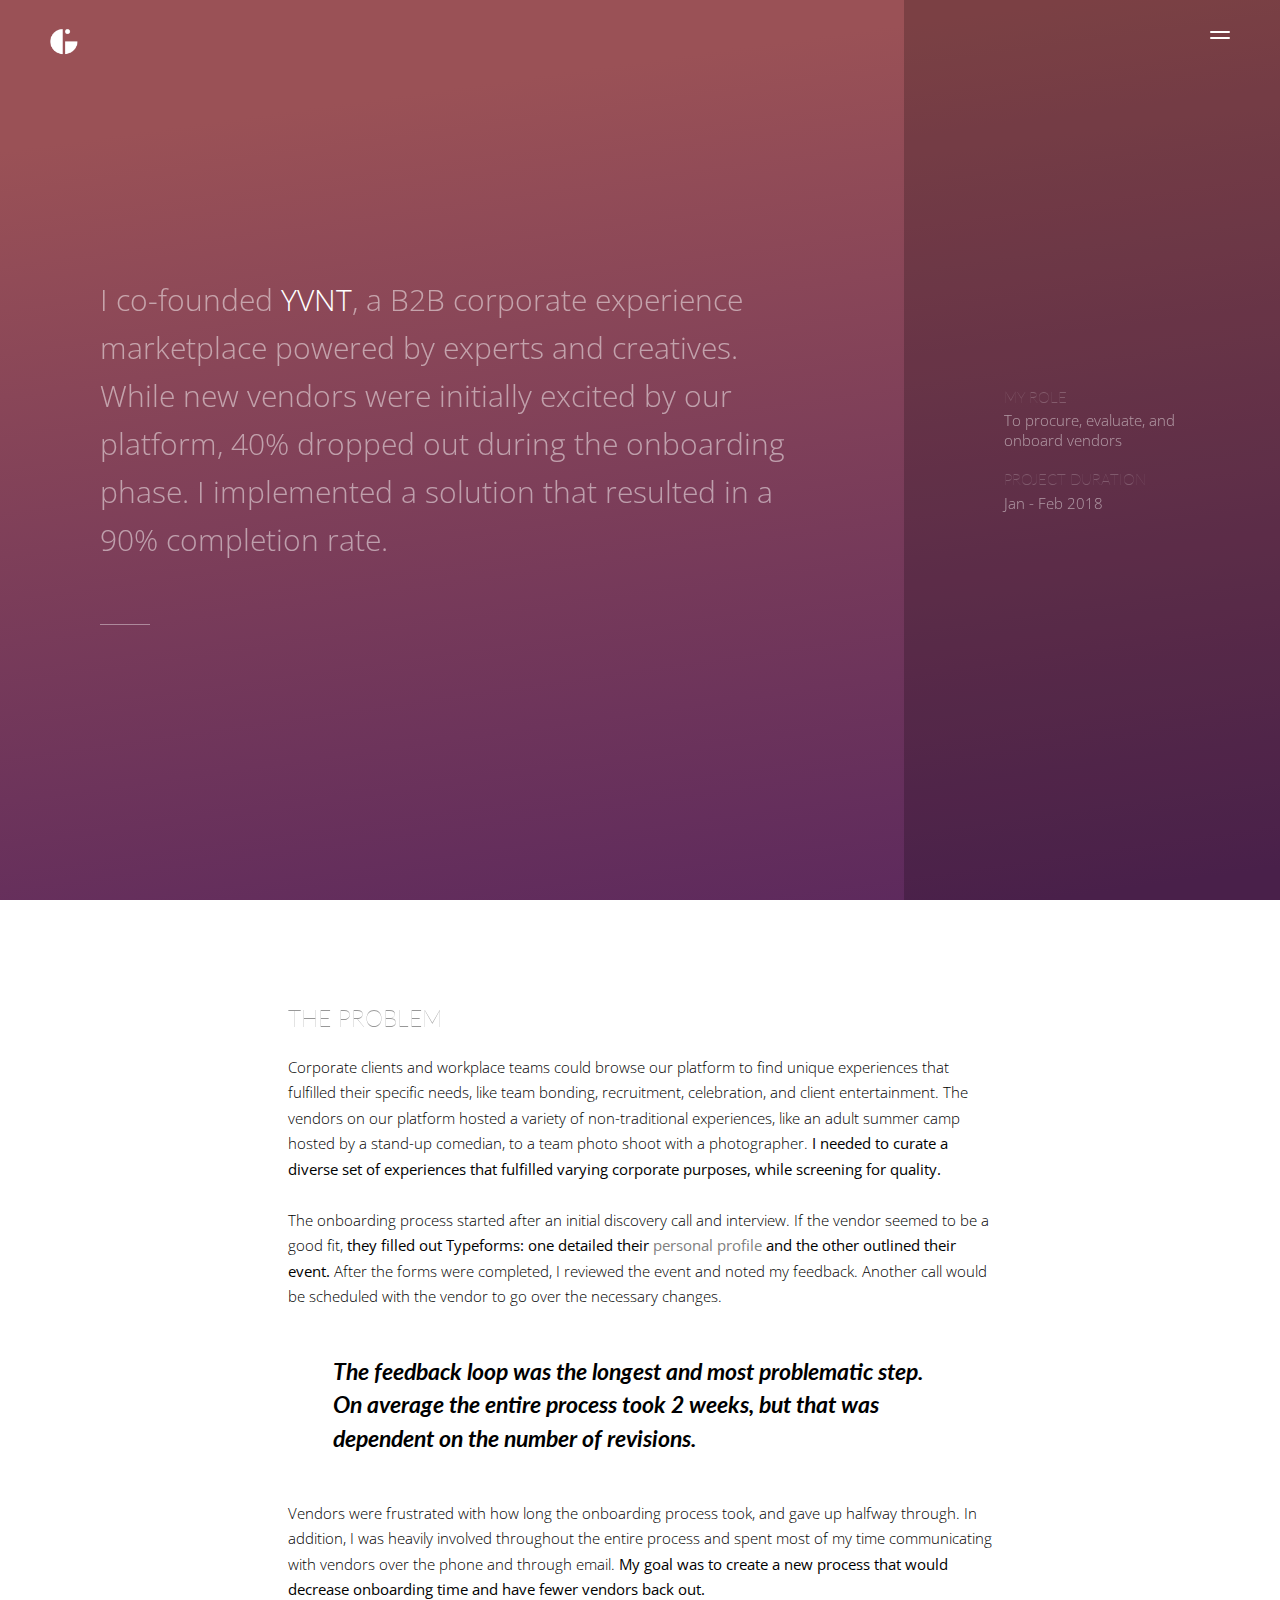
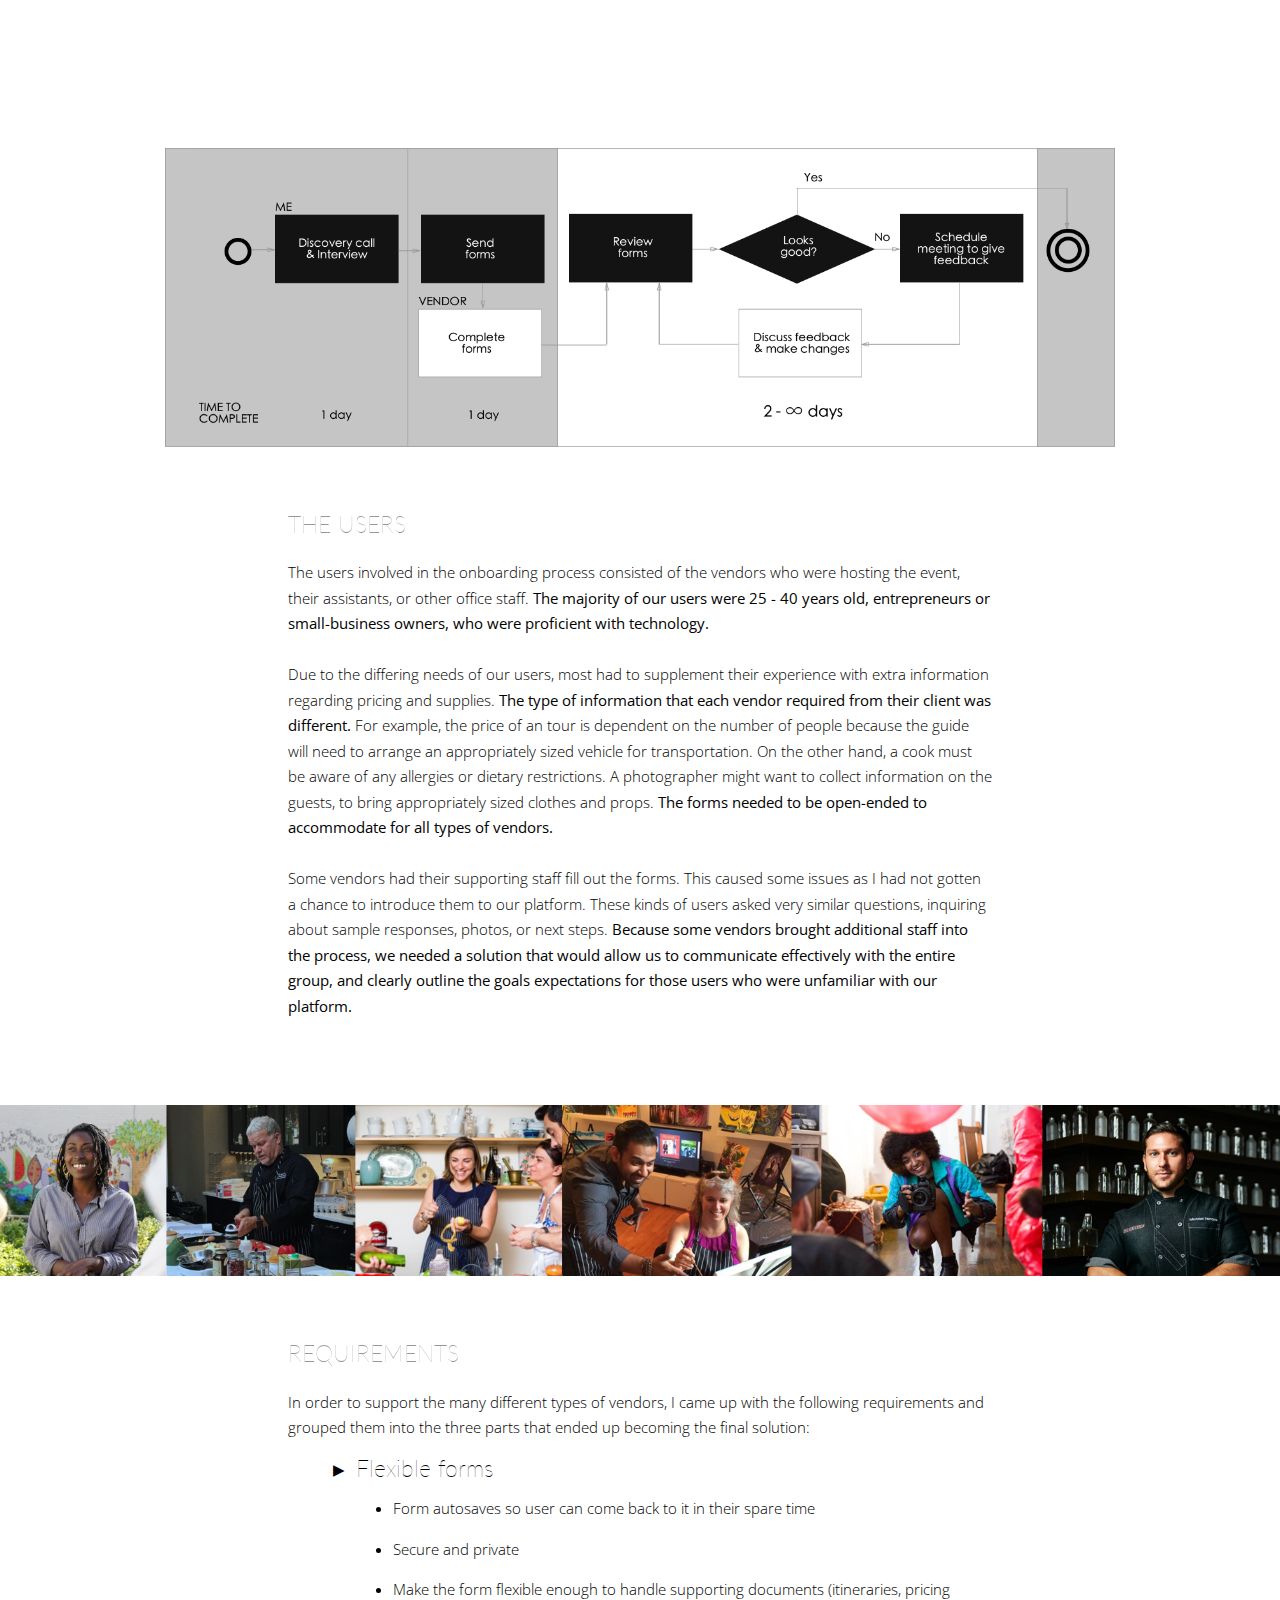
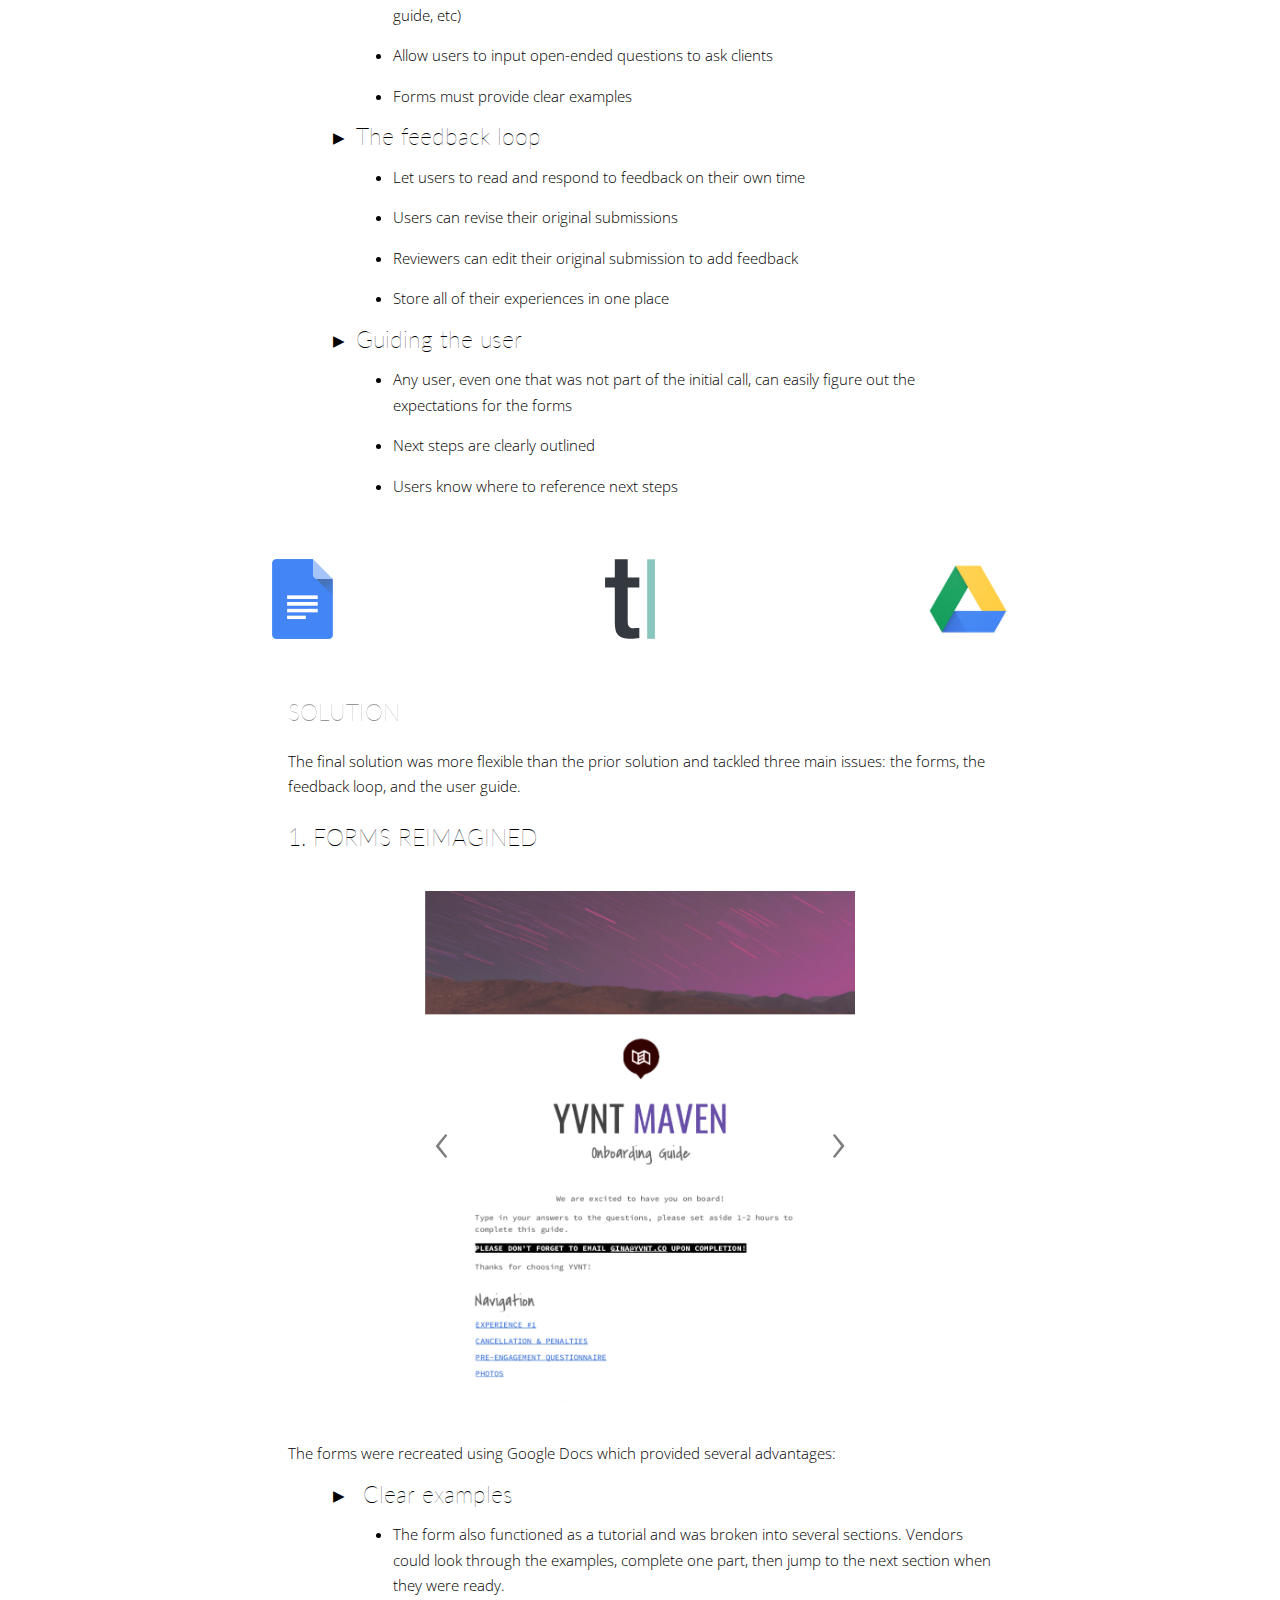
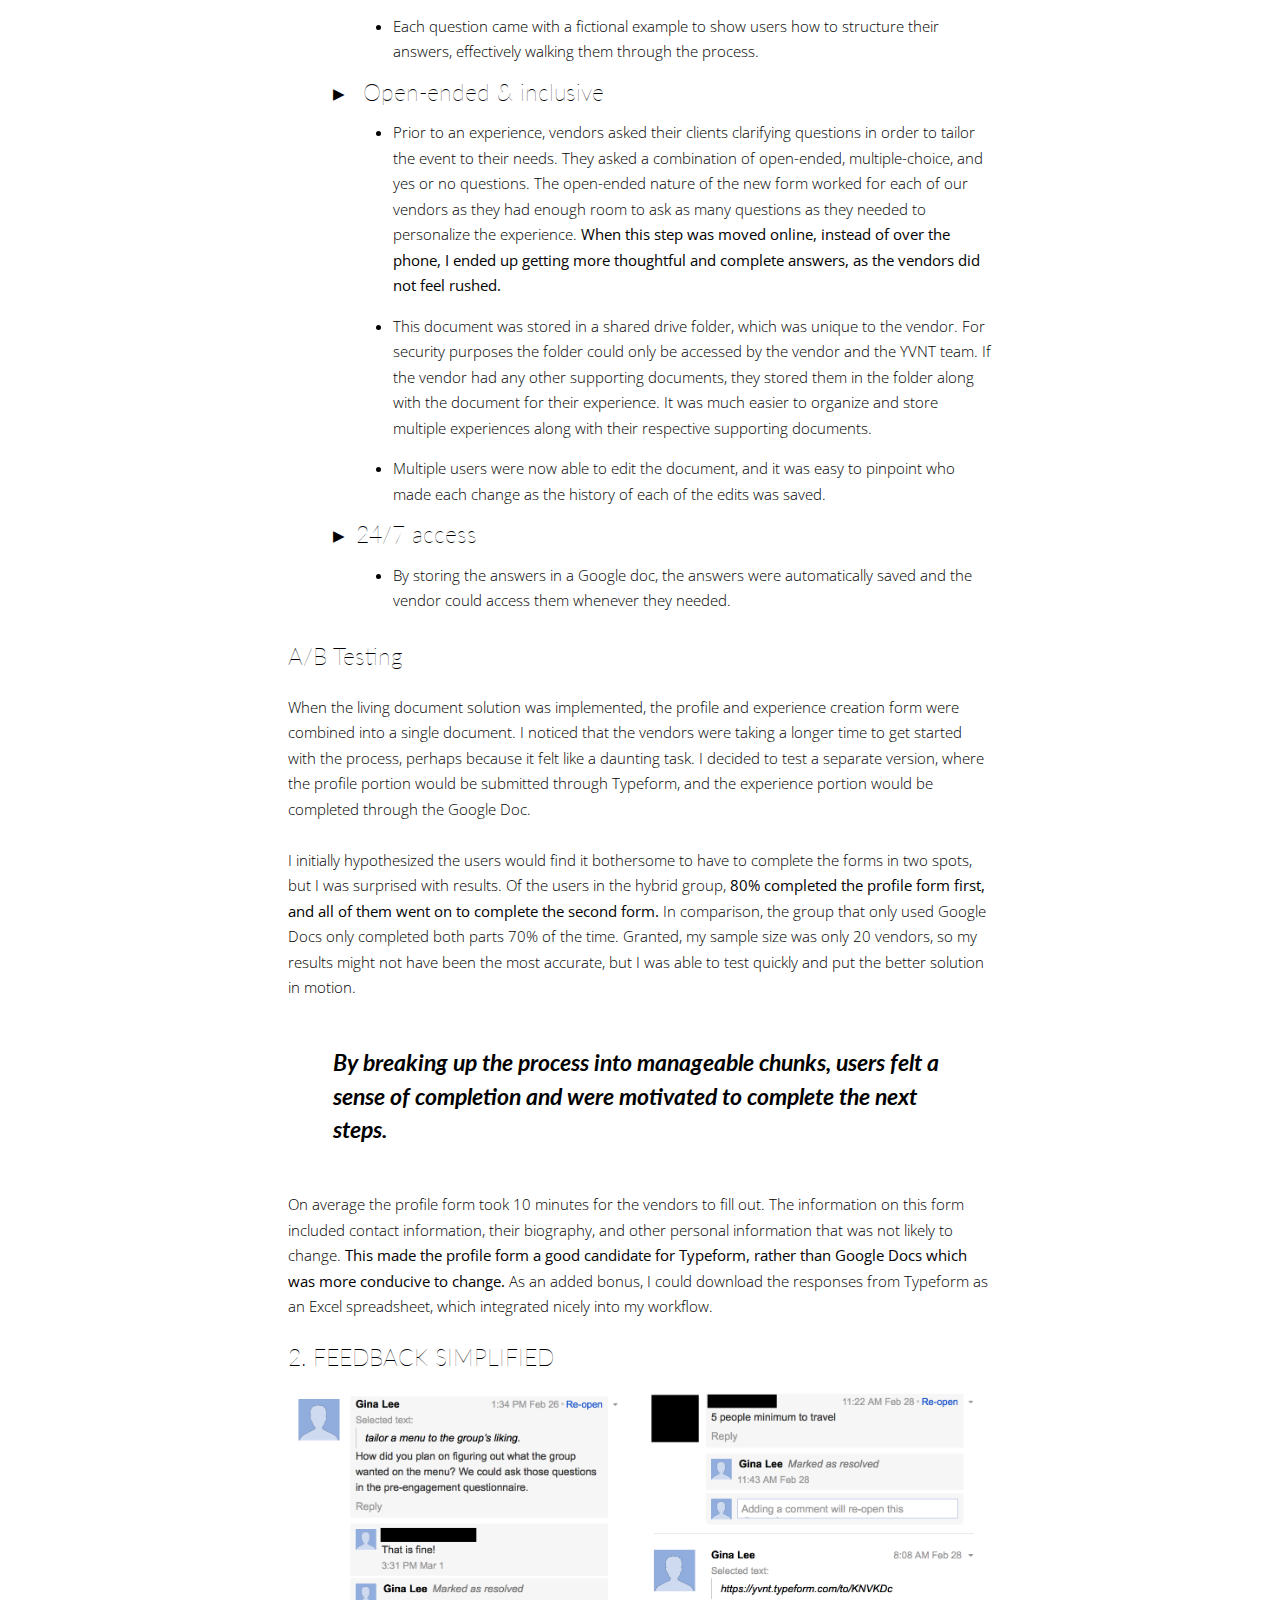
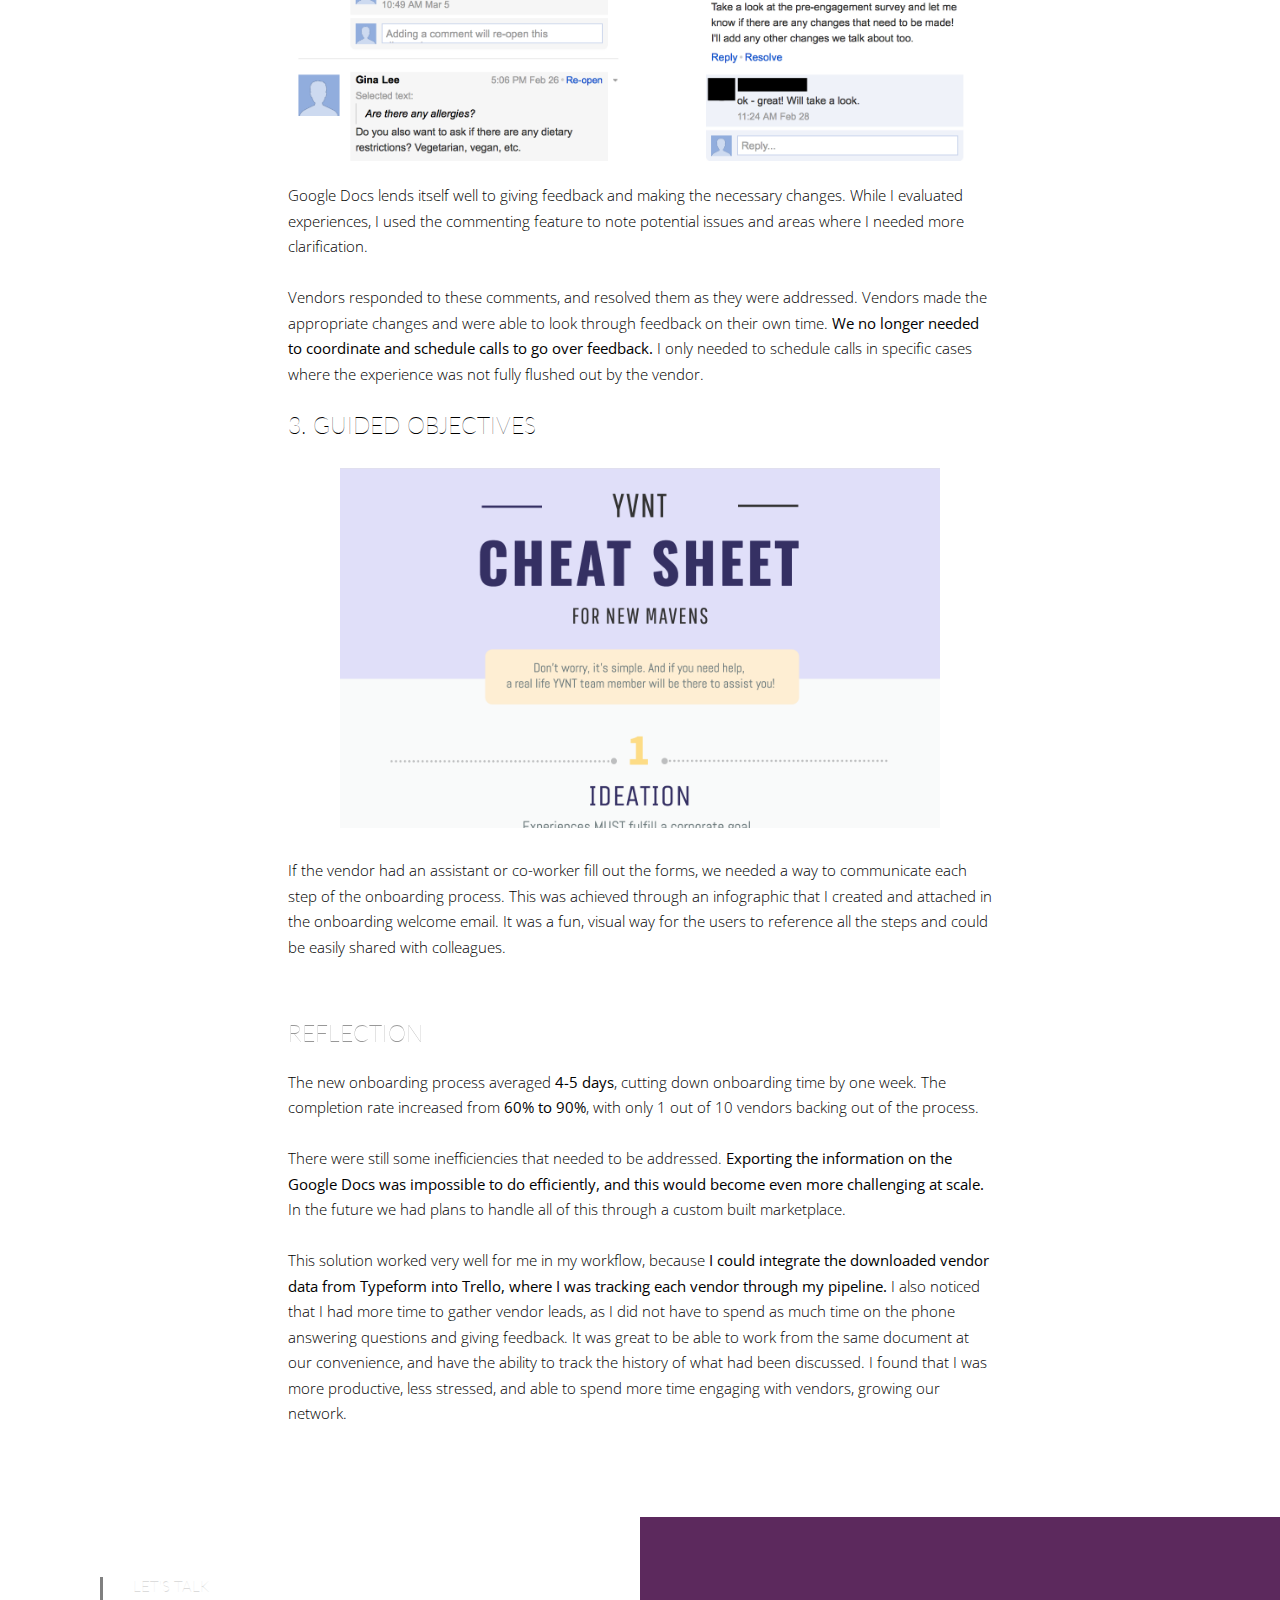
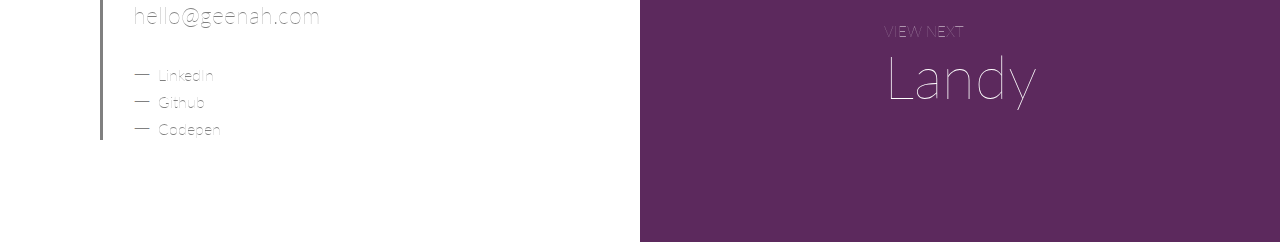
<file: pages/yvnt.html>
<!DOCTYPE html>
<html>

<head>

    <meta charset="utf-8">
    <title>YVNT</title>
    <meta name="author" content="Gina Lee">
    <meta name="description" content="YVNT project page">
    <meta name="viewport" content="width=device-width, initial-scale=1">


    <link rel="icon" type="image/png" sizes="32x32" href="../images/logo.png">
    <link rel="icon" type="image/png" sizes="16x16" href="../images/logo.png">

    <link href="https://fonts.googleapis.com/css?family=Lato:300|Montserrat|Open+Sans:300,400,700,700i" rel="stylesheet">

    <link href="../css/style.css" rel="stylesheet">
    <link href="../css/layout.css" rel="stylesheet">

    <!-- Global site tag (gtag.js) - Google Analytics -->
<script async src="https://www.googletagmanager.com/gtag/js?id=UA-124170044-1"></script>
<script>
  window.dataLayer = window.dataLayer || [];
  function gtag(){dataLayer.push(arguments);}
  gtag('js', new Date());

  gtag('config', 'UA-124170044-1');
</script>



</head>

<body>
    <div id="sticky-nav">
        <div id="logo">
            <a href="../index.html">
                <img class="logo-icon" src="../images/logo-white.png">
            </a>
        </div>

        <div id="hamburger" onclick="toggleNav();">
            <div class="line"></div>
            <div class="line"></div>
        </div>

        <div id="nav-panel">
            <div id="nav-content">
                <div id="nav-logo">
                    <a href="../index.html">
                        <img class="logo-icon" src="../images/logo.png">
                    </a>
                </div>

                <div id="nav-links">
                    <a href="../index.html">
                        <h1>
                            <span class="slide-text">Home</span>
                        </h1>
                    </a>
                    <a href="./about.html">
                        <h1>
                            <span class="slide-text">About</span>
                        </h1>
                    </a>
                    <a href="mailto:hello@geenah.com" target="_top">
                        <h1>
                            <span class="slide-text">Contact</span>
                        </h1>
                    </a>

                </div>
                <div id="other-links">
                    <h2 id="links-heading">Find me on</h2>

                    <a href="https://www.linkedin.com/in/gina-lee-45377b115/">
                        <h2> &mdash;
                            <span class="slide-text">LinkedIn</span>
                        </h2>
                    </a>
                    <a href="https://github.com/mleegina">
                        <h2> &mdash;
                            <span class="slide-text">Github</span>
                        </h2>
                    </a>
                    <a href="https://codepen.io/geenah/">
                        <h2>&mdash;
                            <span class="slide-text">Codepen</span>
                        </h2>
                    </a>

                </div>
                <hr>
                <div id="project-x-scroll">

                    <a href="">
                        <div class="project-preview">
                            <img src="../images/nav/yvnt.png">
                            <h2>YVNT</h2>
                            <hr>

                            <p>Improving the onboarding process</p>
                        </div>
                    </a>

            

                    <a href="./landy.html">
                        <div class="project-preview">
                            <img src="../images/nav/landy.png">
                            <h2>Landy</h2>
                            <hr>
                            <p>Empowering students to make educated off-campus housing decisions</p>
                        </div>
                    </a>
                    <a href="./ferrisacres.html">
                        <div class="project-preview">
                            <img src="../images/nav/fa2.png">
                            <h2>Ferris Acres</h2>
                            <hr>
                            <p>The benefits of an online ordering system</p>
                        </div>
                    </a>

                    <a href="./psychedelicatessen.html">
                        <div class="project-preview">
                            <img src="../images/nav/bagel1.png">
                            <h2>Psychedelicatessen</h2>
                            <hr>
                            <p>Designing an inventory management system</p>
                        </div>
                    </a>
                </div>
            </div>
        </div>
    </div>


    <div id="project-header" class="yvnt-bg">
        <div class="header-intro slide-in-left">
            <p>
                <span class="fade-content">I co-founded</span>
                <span class="project-title">YVNT</span><span class="fade-content">, a B2B corporate experience marketplace powered by experts and creatives. While new vendors were initially
                    excited by our platform, 40% dropped out during the onboarding phase. I implemented a solution that resulted
                    in a 90% completion rate.</span>
                <!-- The process was inefficient and lacked the flexibility our vendors needed. -->
                <!-- The solution that was implemented resulted in a 90% completion rate. -->
            </p>
            <div><hr></div>
           
        </div>
        <div class="header-extra slide-in-top">
            <div class="header-role">
                <h2>MY ROLE</h2>
                <p>
                    To procure, evaluate, and onboard vendors
                </p>
                <br>
                <h2>PROJECT DURATION</h2>
                <p>Jan - Feb 2018</p>
            </div>
        </div>
    </div>

    <div class="project-content">

        <div class="container">
            <div class="row">
                <h1>THE PROBLEM</h1>
            </div>
            <div class="row">
                <p>
                    Corporate clients and workplace teams could browse our platform to find unique experiences that fulfilled their specific
                    needs, like team bonding, recruitment, celebration, and client entertainment. The vendors on our platform
                    hosted a variety of non-traditional experiences, like an adult summer camp hosted by a stand-up comedian,
                    to a team photo shoot with a photographer.
                    <b>I needed to curate a diverse set of experiences that fulfilled varying corporate purposes, while screening
                        for quality.</b>
                    <br>

                    <br> The onboarding process started after an initial discovery call and interview. If the vendor seemed to
                    be a good fit,
                    <b>they filled out Typeforms: one detailed their
                        <a class="embed-link" href="https://bryandieudonne.typeform.com/to/s4VbWn">personal profile</a>
                        and the other outlined their event.</b> After the forms were completed, I reviewed the event and
                    noted my feedback. Another call would be scheduled with the vendor to go over the necessary changes.
                    <br>

                    <h3 class="text-spacing">The feedback loop was the longest and most problematic step. On average the entire process took 2 weeks,
                        but that was dependent on the number of revisions. </h3>


                    Vendors were frustrated with how long the onboarding process took, and gave up halfway through. In addition, I was heavily
                    involved throughout the entire process and spent most of my time communicating with vendors over the
                    phone and through email.
                    <b>My goal was to create a new process that would decrease onboarding time and have fewer vendors back out.</b>
                    <br>
                    <br>
                </p>
            </div>
        </div>


        <div class="container">


        </div>

        <div class="timeline-container">
            <img class="timeline" class="row" src="../images/yvnt/timeline.png">

        </div>

        <div class="container">
            <div class="row">
                <h1>THE USERS</h1>
            </div>

            <div class="row">
                <p>
                    The users involved in the onboarding process consisted of the vendors who were hosting the event, their assistants, or other
                    office staff.
                    <b>The majority of our users were 25 - 40 years old, entrepreneurs or small-business owners, who were proficient
                        with technology.</b>
                    <br>
                    <br> Due to the differing needs of our users, most had to supplement their experience with extra information
                    regarding pricing and supplies.
                    <b>The type of information that each vendor required from their client was different.</b>
                    For example, the price of an tour is dependent on the number of people because the guide will need to arrange an appropriately
                    sized vehicle for transportation. On the other hand, a cook must be aware of any allergies or dietary
                    restrictions. A photographer might want to collect information on the guests, to bring appropriately
                    sized clothes and props.
                    <b>The forms needed to be open-ended to accommodate for all types of vendors.</b>
                    <br>
                    <br> Some vendors had their supporting staff fill out the forms. This caused some issues as I had not gotten
                    a chance to introduce them to our platform. These kinds of users asked very similar questions, inquiring
                    about sample responses, photos, or next steps.
                    <b>Because some vendors brought additional staff into the process, we needed a solution that would allow
                        us to communicate effectively with the entire group, and clearly outline the goals expectations for
                        those users who were unfamiliar with our platform.</b>

                    <br>
                    <br>
                </p>
            </div>
        </div>

        <img class="timeline" class="row" src="../images/yvnt/mavens.png">

        <div class="container width-50">
            <div class="row">
                <h1>REQUIREMENTS</h1>
            </div>

            <div class="row">
                <p>
                    In order to support the many different types of vendors, I came up with the following requirements and grouped them into
                    the three parts that ended up becoming the final solution:
                </p>
                <dl>
                    <dt>
                        <h2>
                            <span class="arrow"></span>Flexible forms</h2>
                    </dt>
                    <dd>Form autosaves so user can come back to it in their spare time</dd>
                    <dd>Secure and private</dd>
                    <dd>Make the form flexible enough to handle supporting documents (itineraries, pricing guide, etc)</dd>
                    <dd>Allow users to input open-ended questions to ask clients</dd>
                    <dd>Forms must provide clear examples</dd>
                    <dt>
                        <h2>
                            <span class="arrow"></span>The feedback loop</h2>
                    </dt>
                    <dd>Let users to read and respond to feedback on their own time</dd>
                    <dd>Users can revise their original submissions</dd>
                    <dd>Reviewers can edit their original submission to add feedback</dd>
                    <dd>Store all of their experiences in one place</dd>
                    <dt>
                        <h2>
                            <span class="arrow"></span>Guiding the user</h2>
                    </dt>
                    <dd>Any user, even one that was not part of the initial call, can easily figure out the expectations for
                        the forms</dd>
                    <dd>Next steps are clearly outlined</dd>
                    <dd>Users know where to reference next steps</dd>
                </dl>
            </div>
        </div>

        <div id="icon-flex">
            <img class="icon" src="../images/icons/docs.png">
            <img class="icon" src="../images/icons/typeform.svg">
            <img class="icon" src="../images/icons/drive.png">
        </div>

        <div class="container">
            <div class="row">
                <h1>SOLUTION</h1>
            </div>
            <div class="row">
                <p>
                    The final solution was more flexible than the prior solution and tackled three main issues: the forms, the feedback loop,
                    and the user guide.
                    <br>
                </p>
                <br>

                <h2>1. FORMS REIMAGINED</h2>
                <br>

                <div id="slider">
                    <a href="#" class="control_next">&#8250;</a>
                    <a href="#" class="control_prev">&#8249;</a>
                    <ul>
                        <li>
                            <img class="form" src="../images/yvnt/form1.png">
                        </li>
                        <li>
                            <img class="form" src="../images/yvnt/form2.png">
                        </li>
                        <li>
                            <img class="form" src="../images/yvnt/form3.png">
                        </li>
                        <li>
                            <img class="form" src="../images/yvnt/form4.png">
                        </li>
                        <li>
                            <img class="form" src="../images/yvnt/form5.png">
                        </li>
                    </ul>
                </div>

                <p>
                    The forms were recreated using Google Docs which provided several advantages:
                </p>

                <dl>
                    <dt>
                        <h2>
                            <span class="arrow"></span> Clear examples</h2>
                    </dt>
                    <dd>
                        The form also functioned as a tutorial and was broken into several sections. Vendors could look through the examples, complete
                        one part, then jump to the next section when they were ready.
                    </dd>
                    <dd>Each question came with a fictional example to show users how to structure their answers, effectively
                        walking them through the process.
                    </dd>

                    <dt>
                        <h2>
                            <span class="arrow"></span> Open-ended &amp; inclusive </h2>
                    </dt>
                    <dd>
                        Prior to an experience, vendors asked their clients clarifying questions in order to tailor the event to their needs. They
                        asked a combination of open-ended, multiple-choice, and yes or no questions. The open-ended nature
                        of the new form worked for each of our vendors as they had enough room to ask as many questions as
                        they needed to personalize the experience.
                        <b>When this step was moved online, instead of over the phone, I ended up getting more thoughtful and
                            complete answers, as the vendors did not feel rushed.</b>
                    </dd>
                    <dd>
                        This document was stored in a shared drive folder, which was unique to the vendor. For security purposes the folder could
                        only be accessed by the vendor and the YVNT team. If the vendor had any other supporting documents,
                        they stored them in the folder along with the document for their experience. It was much easier to
                        organize and store multiple experiences along with their respective supporting documents.
                    </dd>
                    <dd>
                        Multiple users were now able to edit the document, and it was easy to pinpoint who made each change as the history of each
                        of the edits was saved.
                    </dd>

                    <dt>
                        <h2>
                            <span class="arrow">24/7 access</span>
                        </h2>
                    </dt>
                    <dd>
                        By storing the answers in a Google doc, the answers were automatically saved and the vendor could access them whenever they
                        needed.
                    </dd>
                </dl>

                <h2>A/B Testing</h2>
                <br>
                <p>
                    When the living document solution was implemented, the profile and experience creation form were combined into a single document.
                    I noticed that the vendors were taking a longer time to get started with the process, perhaps because
                    it felt like a daunting task. I decided to test a separate version, where the profile portion would be
                    submitted through Typeform, and the experience portion would be completed through the Google Doc.
                    <br>
                    <br> I initially hypothesized the users would find it bothersome to have to complete the forms in two spots,
                    but I was surprised with results. Of the users in the hybrid group,
                    <b>80% completed the profile form first, and all of them went on to complete the second form.</b> In comparison,
                    the group that only used Google Docs only completed both parts 70% of the time. Granted, my sample size
                    was only 20 vendors, so my results might not have been the most accurate, but I was able to test quickly
                    and put the better solution in motion.

                    <h3 class="text-spacing">By breaking up the process into manageable chunks, users felt a sense of completion and were motivated
                        to complete the next steps.</h3>

                    On average the profile form took 10 minutes for the vendors to fill out. The information on this form included contact information,
                    their biography, and other personal information that was not likely to change.
                    <b>This made the profile form a good candidate for Typeform, rather than Google Docs which was more conducive
                        to change.</b> As an added bonus, I could download the responses from Typeform as an Excel spreadsheet,
                    which integrated nicely into my workflow.
                </p>
                <br>

                <h2>2. FEEDBACK SIMPLIFIED</h2>

                <img class="img-responsive" src="../images/yvnt/comment.png">
                <p>
                    Google Docs lends itself well to giving feedback and making the necessary changes. While I evaluated experiences, I used
                    the commenting feature to note potential issues and areas where I needed more clarification.

                    <br>
                    <br> Vendors responded to these comments, and resolved them as they were addressed. Vendors made the appropriate
                    changes and were able to look through feedback on their own time.
                    <b>We no longer needed to coordinate and schedule calls to go over feedback.</b> I only needed to schedule
                    calls in specific cases where the experience was not fully flushed out by the vendor.
                </p>
                <br>

                <h2>3. GUIDED OBJECTIVES</h2>
                <div class="scroll-container">
                    <img id="infographic" src="../images/yvnt/info.png">
                </div>
                <p>
                    If the vendor had an assistant or co-worker fill out the forms, we needed a way to communicate each step of the onboarding
                    process. This was achieved through an infographic that I created and attached in the onboarding welcome
                    email. It was a fun, visual way for the users to reference all the steps and could be easily shared with
                    colleagues.
                </p>
            </div>
        </div>
        <div class="container">
            <div class="row">

                <h1>REFLECTION</h1>
            </div>
            <div class="row">
                <p>
                    The new onboarding process averaged
                    <b>4-5 days</b>, cutting down onboarding time by one week. The completion rate increased from
                    <b>60% to 90%</b>, with only 1 out of 10 vendors backing out of the process.
                    <br>


                    <br> There were still some inefficiencies that needed to be addressed.
                    <b>Exporting the information on the Google Docs was impossible to do efficiently, and this would become
                        even more challenging at scale.</b> In the future we had plans to handle all of this through a custom
                    built marketplace.

                    <br>
                    <br>This solution worked very well for me in my workflow, because
                    <b>I could integrate the downloaded vendor data from Typeform into Trello, where I was tracking each vendor
                        through my pipeline.</b> I also noticed that I had more time to gather vendor leads, as I did not
                    have to spend as much time on the phone answering questions and giving feedback. It was great to be able
                    to work from the same document at our convenience, and have the ability to track the history of what
                    had been discussed. I found that I was more productive, less stressed, and able to spend more time engaging
                    with vendors, growing our network.
                </p>
            </div>
        </div>
    </div>

    <footer>
            <div id="footer-left">
                    <div class="align-center">
                        <div class="email">
        
                            <h2>LET'S TALK</h2>
                            <a href="mailto:hello@geenah.com" target="_top">
                                <h1>
                                    <span class="slide-text">hello@geenah.com</span>
                                </h1>
                            </a>
                        </div>
                        <a href="https://www.linkedin.com/in/gina-lee-45377b115/">
                            <h2> &mdash;
                                <span class="slide-text">LinkedIn</span>
                            </h2>
                        </a>
                        <a href="https://github.com/mleegina">
                            <h2> &mdash;
                                <span class="slide-text">Github</span>
                            </h2>
                        </a>
                        <a href="https://codepen.io/geenah/">
                            <h2>&mdash;
                                <span class="slide-text">Codepen</span>
                            </h2>
                        </a>
                    </div>
                </div>

        <div id="footer-right">
            <a href="./landy.html">
                <div id="next" class="color-two">
                    <div class="align-left">
                        <h2>VIEW NEXT</h2>
                        <h1>Landy</h1>
                    </div>
                </div>
            </a>
        </div>
    </footer>

    <script src="https://code.jquery.com/jquery-3.3.1.min.js" integrity="sha256-FgpCb/KJQlLNfOu91ta32o/NMZxltwRo8QtmkMRdAu8="
        crossorigin="anonymous"></script>
    <script src="../js/navigation.js"></script>
    <script src="../js/script.js"></script>
    <script src="../js/slideshow.js"></script>

</body>

</html>
</file>
<file: css/style.css>
/*------------------------------------*\
 * - 1. Global base settings
 * - 2. Object wrappers
 * - 3. Text helpers
 * - 4. Footer
 * - 5. Keyframe animations


  1. BASE-SETTINGS
\*------------------------------------*/

* {
  margin: 0;
  padding: 0;
}

body {
  background-color: white;
  font-family: "Open Sans", sans-serif;
  -webkit-font-smoothing: subpixel-antialiased;
  font-weight: 100;
}

/* DECLARING VARS */
:root {
  --color-one: #e8892a;
  --color-two: #5c295d;
  --color-three: #8fb575;
  --color-four: #aa3939;

  --color-one-light: #ffe399;
  --color-three-light: #d1e2b3;
  --color-four-light: #dba9a2;
}

.color-one {
  background-color: var(--color-one);
}
.color-two {
  background-color: var(--color-two);
}
.color-three {
  background-color: var(--color-three);
}
.color-four {
  background-color: var(--color-four);
}

h1 {
  font-family: "Lato", sans-serif;
  font-weight: 100;
  font-size: 3em;
  line-height: normal;
}

h2 {
  font-family: "Lato", sans-serif;
  font-weight: 100;
  font-size: 1.5em;
}

h3 {
  font-family: "Lato", sans-serif;
  font-size: 1.3em;
}

body {
  font-size: 15px;
}

.container {
  margin: 0 10%;
}

strong,
b {
  font-weight: 400;
}

/*------------------------------------*\
  2. NAVIGATION & LINKS
\*------------------------------------*/

a,
a:link,
a:visited a:hover {
  text-decoration: none;
  color: gray;
  /* font-weight: bold; */
}

a {
  transition: color 0.5s;
}

a:hover,
button:hover {
  cursor: pointer;
}

a,
a:link,
a:visited {
  color: gray;
}

#nav-logo .logo-icon {
  opacity: 0.6;
  transition: opacity 0.2s ease-in-out;
}

#nav-logo .logo-icon:hover {
  opacity: 1;
}

#sub-nav a,
#sub-nav a:link,
#sub-nav a:visited {
  color: black;
}

.logo-icon {
  width: 28px;
}
#nav-logo {
  margin-top: 17px;
  margin-left: 40px;
}

.slide-text {
  background-size: 202% 100%;
  background-image: linear-gradient(to right, gray 50%, black 50%),
    linear-gradient(to right, white 50%, #ededed 50%);
  transition: background-position 600ms cubic-bezier(0.19, 1, 0.22, 1);
  -webkit-background-clip: text, border-box;
  background-clip: text, border-box;
  color: transparent;
}
.slide-text:hover {
  background-position: -100% 0;
}

.text-underline {
  background-image: linear-gradient(
    to right,
    var(--color-one) 10px,
    var(--color-two) 10px
  );
  background-position: 0 1.04em;
  background-repeat: repeat-x;
  background-size: 8px 3px;
}

.underline:after {
  content: "";
  display: block;
  margin: auto;
  height: 1px;
  width: 0px;
  background: transparent;
  transition: width 0.5s ease, background-color 0.3s ease-in-out;
}

.underline:hover:after {
  width: 100%;
  background: black;
}

#logo {
  position: absolute;
  margin-top: 27px;
  width: 120px;
  margin-left: 50px;
  z-index: 6;
}

#welcome hr {
  background-color: black;
  height: 1px;
  border: 0;
  margin-top: 4em;
  width: 50px;
  opacity: 0.4;
}
#hamburger .line.black {
  background-color: black;
}

#home-splash {
  /* background: rgb(255,255,255);
background: linear-gradient(304deg, rgba(255,255,255,1) 10%, rgba(246,255,248,1) 54%); */
}

/*------------------------------------*\
  2. LANDING
\*------------------------------------*/

#landing {
  position: relative;
}

#welcome {
  position: absolute;
  margin-top: 16em;
  width: 100%;
}

/* #welcome h1 {
  font-size: 4em;
} */
.project-title {
  color: white;
}

#welcome h3 {
  font-size: 3em;
  color: gray;
  font-weight: 100;
}

#welcome .project-title {
  color: black;
}

.line {
  width: 20px;
  height: 2px;
  background-color: white;
  display: block;
  margin: 4px auto;
  border-radius: 25px;
  transition: all 0.2s ease-in-out;
}

#hamburger {
  position: fixed;
  top: 17px;
  right: 40px;
  padding: 10px;
  z-index: 10;
  cursor: pointer;
}

#hamburger.scrolled .line {
  background-color: black !important;
  transition: all 0.2s ease-in-out;
}

#hamburger.active.scrolled .line:nth-child(1),
#hamburger.active .line:nth-child(1) {
  transform: translateY(6px) rotate(180deg);
  background-color: black;
}

#hamburger.active.line .line:nth-child(2),
#hamburger.active .line:nth-child(2) {
  transform: rotate(180deg);
  background-color: black;
}

#nav-panel {
  position: fixed;
  display: none;
  background: white;
  padding: 10px;
  width: 100vw;
  z-index: 9;
  top: 0;
  bottom: 0;
  overflow-y: scroll;
  overflow-x: hidden;
}
#nav-links {
  margin-left: 20%;
  margin-top: 5%;
  display: inline-block;
}
#other-links {
  display: inline-block;
  margin-left: 25%;
}
#other-links h2 {
  padding-bottom: 0.5em;
  font-size: 1.3em;
}

#other-links #links-heading {
  font-size: 1em;
  padding-bottom: 1em;
  text-transform: uppercase;
  color: GAINSBORO;
}

#nav-content {
  opacity: 0;
  filter: alpha(opacity=0);
}

#nav-links h1 {
  margin-bottom: 1em;
  font-size: 2em;
}

#project-x-scroll {
  display: flex;
  flex-wrap: nowrap;
  overflow-x: auto;
  margin-left: 20%;
  padding-bottom: 1em;
}
.project-preview {
  flex: 0 0 auto;
  width: 300px;
  margin-right: 3em;
  height: 330px;
}

.project-preview img {
  width: 300px;
  margin-bottom: 1em;
}

.project-preview:last-child img {
  margin-right: 5em;
}

#nav-content hr {
  margin-top: 2em;
  margin-left: 20%;
  margin-bottom: 2em;
  width: 60px;
  background-color: lightgray;
  height: 1px;
  border: 0;
}

#nav-content .project-preview hr {
  width: 30px;
  margin-top: 1em;
  margin-left: 0;
  margin-bottom: 0.6em;
  background-color: lightgray;
  height: 1px;
  border: 0;
  transition: margin-top 0.3s cubic-bezier(0.175, 0.885, 0.32, 1.275);
}
#project-x-scroll a:hover hr {
  margin-top: 1.5em;
}

.project-preview h2 {
  margin-top: 0.3em;
  transition: all 0.3s cubic-bezier(0.175, 0.885, 0.32, 1.275);
}

#project-x-scroll a:hover h2 {
  margin-top: 0.2em;
  color: black;
}

#stripes {
  position: absolute;
  right: 0;
  height: 100vh;
}

#stripes .stripe:nth-child(1) {
  width: 35px;
  height: 100vh;
  position: absolute;
  left: -250px;
  background-color: #9B9B9B;
  /* background-color: #EAF4F4; */

}
#stripes .stripe:nth-child(2) {
  width: 83px;
  height: 100vh;
  background-color: #E0E0E0;
  /* background-color: #CCE3DE; */

  position: absolute;
  left: -333px;

  /* background-color: #507874; */
}
#stripes .stripe:nth-child(3) {
  width: 215px;
  left: -215px;
  height: 100vh;
  background-color: #AAAAAA;
  position: absolute;
}

/*------------------------------------*\
  3. TEXT HELPERS
\*------------------------------------*/

/* #nav-content h1 {
  transition: all .1s ease-in-out;
}

#nav-content a:hover h1 {
  transform: scale(.9);
  opacity:.5;
} */
.slide-in-top {
  -webkit-animation: slide-in-top 1.2s cubic-bezier(0.075, 0.82, 0.165, 1);
  animation: slide-in-top 1.2s cubic-bezier(0.075, 0.82, 0.165, 1);
}

.slide-in-top-d {
  -webkit-animation: slide-in-top 1.1s cubic-bezier(0.075, 0.82, 0.165, 1) 0.2s
    both;
  animation: slide-in-top 1.1s cubic-bezier(0.075, 0.82, 0.165, 1) 0.2s both;
}

.slide-in-top-dd {
  -webkit-animation: slide-in-top 0.9s cubic-bezier(0.075, 0.82, 0.165, 1) 0.4s
    both;
  animation: slide-in-top 0.9s cubic-bezier(0.075, 0.82, 0.165, 1) 0.4s both;
}

.slide-in-left-d {
  -webkit-animation: slide-in-left 0.6s cubic-bezier(0.165, 0.84, 0.44, 1) 0.6s
    both;
  animation: slide-in-left 0.6s cubic-bezier(0.165, 0.84, 0.44, 1) 0.6s both;
}

.slide-in-left {
  -webkit-animation: slide-in-left 0.5s cubic-bezier(0.165, 0.84, 0.44, 1) 0.3s
    both;
  animation: slide-in-left 0.5s cubic-bezier(0.165, 0.84, 0.44, 1) 0.3s both;
}

.highlight {
  display: inline-block;
  background-size: 200% 100%;
  background-image: linear-gradient(to right, white 50%, #fff0ea 50%);
  transition: background-position 1s;
}
.highlight-white {
  display: inline-block;
  background-size: 200% 100%;
  background-image: linear-gradient(to right, #fff0ea 50%, white 50%);
  transition: background-position 1s;
}

a:hover,
a:hover .highlight,
a:hover .highlight-white,
button:hover,
.link:hover .highlight {
  background-position: -100% 0;
}

.fade-in-right {
  -webkit-animation: slide-right 2s cubic-bezier(0.335, 0.07, 0, 1.06),
    fade-in 1s cubic-bezier(0.335, 0.07, 0, 1.06);
  animation: slide-right 2s cubic-bezier(0.335, 0.07, 0, 1.06),
    fade-in 1s cubic-bezier(0.335, 0.07, 0, 1.06);
}

.fade-in-right-more {
  -webkit-animation: slide-right-more 2s cubic-bezier(0.335, 0.07, 0, 1.06),
    fade-in 1s cubic-bezier(0.335, 0.07, 0, 1.06);
  animation: slide-right-more 2s cubic-bezier(0.335, 0.07, 0, 1.06),
    fade-in 1s cubic-bezier(0.335, 0.07, 0, 1.06);
}
/* 
#fade-top {
  -webkit-animation: fade-in-down 1s cubic-bezier(0.335, 0.07, 0, 1.06);
  animation: fade-in-down 1s cubic-bezier(0.335, 0.07, 0, 1.06);
} */

#fade-bottom {
  -webkit-animation: fade-in-up 1.2s ease;
  animation: fade-in-up 1.2s ease;
}

.fade-social {
  -webkit-animation: fade-in-up 2.2s ease;
  animation: fade-in-up 2.2s ease;
}

.slide {
  -webkit-transform: translateY(450px);
  -ms-transform: translateY(450px);
  transform: translateY(450px);
  -webkit-animation: slide-up 0.8s ease forwards;
  animation: slide-up 0.8s ease forwards;
}

.scale-in-ver-bottom {
	-webkit-animation: scale-in-ver-bottom 0.6s cubic-bezier(0.250, 0.460, 0.450, 0.940) 0.2s both;
	        animation: scale-in-ver-bottom 0.6s cubic-bezier(0.250, 0.460, 0.450, 0.940) 0.2s both;
}
.scale-in-ver-top {
	-webkit-animation: scale-in-ver-top 0.5s cubic-bezier(0.250, 0.460, 0.450, 0.940) 0.1s both;
	        animation: scale-in-ver-top 0.5s cubic-bezier(0.250, 0.460, 0.450, 0.940) 0.1s both;
}
.scale-in-ver-top-d {
	-webkit-animation: scale-in-ver-top 0.4s cubic-bezier(0.250, 0.460, 0.450, 0.940) 0.3s both;
	        animation: scale-in-ver-top 0.4s cubic-bezier(0.250, 0.460, 0.450, 0.940) 0.3s both;
}
 @-webkit-keyframes scale-in-ver-bottom {
  0% {
    -webkit-transform: scaleY(0);
            transform: scaleY(0);
    -webkit-transform-origin: 0% 100%;
            transform-origin: 0% 100%;
    opacity: 1;
  }
  100% {
    -webkit-transform: scaleY(1);
            transform: scaleY(1);
    -webkit-transform-origin: 0% 100%;
            transform-origin: 0% 100%;
    opacity: 1;
  }
}
@keyframes scale-in-ver-bottom {
  0% {
    -webkit-transform: scaleY(0);
            transform: scaleY(0);
    -webkit-transform-origin: 0% 100%;
            transform-origin: 0% 100%;
    opacity: 1;
  }
  100% {
    -webkit-transform: scaleY(1);
            transform: scaleY(1);
    -webkit-transform-origin: 0% 100%;
            transform-origin: 0% 100%;
    opacity: 1;
  }
}



 @-webkit-keyframes scale-in-ver-top {
  0% {
    -webkit-transform: scaleY(0);
            transform: scaleY(0);
    -webkit-transform-origin: 100% 0%;
            transform-origin: 100% 0%;
    opacity: 1;
  }
  100% {
    -webkit-transform: scaleY(1);
            transform: scaleY(1);
    -webkit-transform-origin: 100% 0%;
            transform-origin: 100% 0%;
    opacity: 1;
  }
}
@keyframes scale-in-ver-top {
  0% {
    -webkit-transform: scaleY(0);
            transform: scaleY(0);
    -webkit-transform-origin: 100% 0%;
            transform-origin: 100% 0%;
    opacity: 1;
  }
  100% {
    -webkit-transform: scaleY(1);
            transform: scaleY(1);
    -webkit-transform-origin: 100% 0%;
            transform-origin: 100% 0%;
    opacity: 1;
  }
}


@media only screen and (max-width: 500px) {
  #stripes {
    display: none;
  }

  #welcome h3 {
    font-size: 2.5em;
  }

  .slide-in-left-d {
    -webkit-animation: slide-in-left 0.4s cubic-bezier(0.165, 0.84, 0.44, 1);
    animation: slide-in-left 0.4s cubic-bezier(0.165, 0.84, 0.44, 1);
  }
  #other-links h2{
    font-size: 1em;
  }
  #nav-links {
    margin-left: 5%;
    margin-top: 10%;
  }
  #nav-links h1 {
    font-size: 1.5em;
    margin-bottom: .5em;
  }
  #nav-content hr {
    margin-left: 5%;
    width: 30px
  }
  #project-x-scroll {
    margin-left:5%;
  }
}
@media only screen and (max-width: 330px) {
  #welcome h3 {
    font-size: 2em;
  }
  #welcome {
    margin-top: 13em;
  }
}

@media only screen and (max-width: 950px) {
  .project-header .social-links {
    float: none;
    padding-top: 1em;
  }
  .project-header .social-links a {
    padding-left: 0;
    padding-right: 1em;
  }
}

/*------------------------------------*\
  5. KEYFRAMES
\*------------------------------------*/
@-webkit-keyframes fade-in-up {
  from {
    opacity: 0;
    -webkit-transform: translateY(10px);
    -ms-transform: translateY(10px);
    transform: translateY(10px);
  }
  to {
    opacity: 1;
    -webkit-transform: translateY(0);
    -ms-transform: translateY(0);
    transform: translateY(0);
  }
}

@keyframes fade-in-up {
  from {
    opacity: 0;
    -webkit-transform: translateY(10px);
    -ms-transform: translateY(10px);
    transform: translateY(10px);
  }
  to {
    opacity: 1;
    -webkit-transform: translateY(0);
    -ms-transform: translateY(0);
    transform: translateY(0);
  }
}

@-webkit-keyframes fade-in-down {
  from {
    opacity: 0;
    -webkit-transform: translateY(-20px);
    -ms-transform: translateY(-20px);
    transform: translateY(-20px);
  }
  to {
    opacity: 1;
    -webkit-transform: translateY(0);
    -ms-transform: translateY(0);
    transform: translateY(0);
  }
}

@keyframes fade-in-down {
  from {
    opacity: 0;
    -webkit-transform: translateY(-20px);
    -ms-transform: translateY(-20px);
    transform: translateY(-20px);
  }
  to {
    opacity: 1;
    -webkit-transform: translateY(0);
    -ms-transform: translateY(0);
    transform: translateY(0);
  }
}
@-webkit-keyframes fade-in {
  from {
    opacity: 0;
  }
  to {
    opacity: 1;
  }
}

@keyframes fade-in {
  from {
    opacity: 0;
  }
  to {
    opacity: 1;
  }
}

@-webkit-keyframes slide-right {
  from {
    -webkit-transform: translateX(-30px);
    -ms-transform: translateX(-30px);
    transform: translateX(-30px);
  }
  to {
    -webkit-transform: translateX(0);
    -ms-transform: translateX(0);
    transform: translateX(0);
  }
}

@keyframes slide-right {
  from {
    -webkit-transform: translateX(-30px);
    -ms-transform: translateX(-30px);
    transform: translateX(-30px);
  }
  to {
    -webkit-transform: translateX(0);
    -ms-transform: translateX(0);
    transform: translateX(0);
  }
}

@-webkit-keyframes slide-right-more {
  from {
    -webkit-transform: translateX(-50px);
    -ms-transform: translateX(-50px);
    transform: translateX(-50px);
  }
  to {
    -webkit-transform: translateX(0);
    -ms-transform: translateX(0);
    transform: translateX(0);
  }
}

@keyframes slide-right-more {
  from {
    -webkit-transform: translateX(-50px);
    -ms-transform: translateX(-50px);
    transform: translateX(-50px);
  }
  to {
    -webkit-transform: translateX(0);
    -ms-transform: translateX(0);
    transform: translateX(0);
  }
}

@-webkit-keyframes slide-up {
  from {
    -webkit-transform: translateY(0);
    -ms-transform: translateY(0);
    transform: translateY(0);
  }
  to {
    -webkit-transform: translateY(550);
    -ms-transform: translateY(550);
    transform: translateY(550);
  }
}

@keyframes slide-up {
  from {
    -webkit-transform: translateY(0);
    -ms-transform: translateY(0);
    transform: translateY(0);
  }
  to {
    -webkit-transform: translateY(550);
    -ms-transform: translateY(550);
    transform: translateY(550);
  }
}

@-webkit-keyframes slide-in-left {
  0% {
    -webkit-transform: translateX(-1000px);
    transform: translateX(-1000px);
    opacity: 0;
  }
  100% {
    -webkit-transform: translateX(0);
    transform: translateX(0);
    opacity: 1;
  }
}
@keyframes slide-in-left {
  0% {
    -webkit-transform: translateX(-1000px);
    transform: translateX(-1000px);
    opacity: 0;
  }
  100% {
    -webkit-transform: translateX(0);
    transform: translateX(0);
    opacity: 1;
  }
}

@-webkit-keyframes slide-in-top {
  0% {
    -webkit-transform: translateY(-1000px);
    transform: translateY(-1000px);
    opacity: 0;
  }
  100% {
    -webkit-transform: translateY(0);
    transform: translateY(0);
    opacity: 1;
  }
}
@keyframes slide-in-top {
  0% {
    -webkit-transform: translateY(-1000px);
    transform: translateY(-1000px);
    opacity: 0;
  }
  100% {
    -webkit-transform: translateY(0);
    transform: translateY(0);
    opacity: 1;
  }
}

@keyframes slide {
  from {
    left: -150%;
    opacity: 0;
  }
  to {
    left: 0%;
    opacity: 1;
  }
}
</file>
<file: css/layout.css>
/* General Layout */

#project-header {
  position: relative;
  height: 100vh ;
  width: 100vw;
  z-index: 5;
  display: flex;
}

.landy-background {
  background: rgb(176,181,117);
  background: linear-gradient(207deg, rgba(176,181,117,1) 23%, rgba(143,181,117,1) 69%);
}

.ferris-bg {
  background: rgb(203,122,95);
  background: linear-gradient(172deg, rgba(203,122,95,1) 17%, rgba(170,57,57,1) 75%);
}

.yvnt-bg {
  background: rgb(154,81,86);
background: linear-gradient(172deg, rgba(154,81,86,1) 14%, rgba(92,41,93,1) 97%);
}

.psych-bg {
  background: rgb(222,180,72);
background: linear-gradient(172deg, rgba(222,180,72,1) 14%, rgba(232,137,42,1) 91%);
}

#next.color-one:before {
  background: var(--color-one);
}
#next.color-two:before {
  background: var(--color-two);
}
#next.color-three:before {
  background: var(--color-three);
}
#next.color-four:before {
  background: var(--color-four);
}

/* .about-bg {
  background: rgb(250,250,255);
background: linear-gradient(151deg, rgba(250,250,255,1) 39%, rgba(232,232,244,1) 91%);
} */

.favorites-grid {
display: flex;
justify-content: space-around;
margin: 2em 0;
height:250px;
background-color: #E0E0E0;
}
.fav-highlight {
  background-image: linear-gradient(to right, gray 50%, black 50%),
  linear-gradient(to right, #E0E0E0 50%, white 50%);
}

.favorites-grid img {
  height: 250px;
}
.favorite {
  flex: 1;
  padding: 2em;
}

.favorite hr {
  background-color: gray;
  height: 1px;
  border: 0;
  margin-top: 1.5em;
  margin-bottom:.5em;
  width: 25px;
  opacity: .4;
}

.favorite h2 {
  font-size: 1.3em;
}

#project-header.about-bg hr {
  background-color: gray;
}
.header-intro {
  width: 55%;
  flex-direction: column;

    padding-left: 100px;
    padding-right: 100px;
    display: flex;
    justify-content: center;
    /* align-items: center; */
}

.header-intro p{
  font-size: 2em;
  line-height: 1.6;
  /* padding-top: 5em; */
  color: white;

}
.fade-content {
  opacity: .5;
}
.problem-container {
  width: 55%;
  background: rgba(0, 0, 0, .8);
  color: white;
  padding: 4em;
  /* margin-top: -9em; */
  z-index: 5;
  position: relative;
  margin-left: 28%;
  line-height: 1.7em;
}
#project-header hr {
  background-color: white;
  height: 1px;
  border: 0;
  margin-top: 4em;
  width: 50px;
  opacity: .4;
}

.about-bg .header-intro .fade-content {
 color: gray;
 opacity: .6;
}
.about-bg .header-intro .project-title {
color: black;
opacity: 1;
}

.about-bg .header-role h2  {
  opacity: 1;
}

.about-bg .header-role p {
  opacity: .6;
  color:black;
}
#about-footer {
  height: 300px;
  background-color: rgba(0,0,0, .9);
  margin: 0;
/* padding-top: 4em; */
}

#about-footer .slide-text {
  background-image: linear-gradient(to right, gray 50%, white 50%),
  linear-gradient(to right, #191919 50%, #383838 50%);
}


#about-footer p {
  color: white;
}
.made-in {
  float:right;
  /* text-align: center; */
  margin-top: 13.5em;
  /* padding-bottom: 4em; */
  margin-right: 100px;
}
.made-in h2 {
  font-size: 1em;
  color: gray;
}
.made-in .white-text {
  color: silver;
}

#heart {
  /* font-size: 0.8em; */
  color: LIGHTCORAL;
}

.header-extra {
  /* position:absolute; */
  /* bottom: 0; */
  /* width: 100%; */
  /* margin-bottom: 4em; */
  color: white;
  /* display: inline-block; */
  /* vertical-align: bottom; */
  display: flex;
  justify-content: center;
  align-items: center;
  background: rgba(0,0,0,.2);
  flex: 1;
}
.header-role {
  /* display: inline-block; */
  /* padding-left: 7em; */
  /* padding-bottom: 5em; */
  padding-left: 100px;
  padding-right: 100px;
}

.header-role h2,
.header-date h2 {
  font-size: 1em;
  color: white;
  padding-bottom: .3em;
  opacity: .2;
}

.header-role p,
.header-date p {
  font-size: 1em;
  opacity: .5

}

.header-date {
  display: inline-block;
  float:right;

}

.fade-down-animate {
  -webkit-animation: fade-in-down 1s cubic-bezier(0.335, 0.07, 0, 1.06);
  animation: fade-in-down 1s cubic-bezier(0.335, 0.07, 0, 1.06);
}

.fade-up-animate {
  -webkit-animation: fade-in-up 1s cubic-bezier(0.335, 0.07, 0, 1.06);
  animation: fade-in-up 1s cubic-bezier(0.335, 0.07, 0, 1.06);
}

#title h1 {
  font-size: 4em;
}
#intro h3 {
  font-size: 1.6em;
}

#project-overview h1 {
  font-size: 1em;
  color: gray;
  padding-bottom: 0.5em;
}

.overview {
  display: flex;
  padding: 9em 0;
  flex-wrap: wrap;
  justify-content: space-between;
}

.project-content {
  position: relative;
  padding: 3em 0;
  /* font-weight: bold; */
  /* padding-top: 100vh; */
}

.project-content h1 {
  font-size: 1.5em;
  opacity: .4;
}
.timeline-container {
  width: 950px;
  margin: 0 auto;
}

#project-overview {
  display: block;
  /* background-color: #141313; */
  color: white;
  height: calc(100% - 20.5em);
}
#project-header .container {
  /* display: block; */
  overflow: auto;
  margin-bottom: 2em;
}

/* .project-content .container:first-child { */
  /* width: 45%; */
  /* margin: 0 auto; */
  /* padding: 4em 0; */
/* } */



.project-content .container {
  width: 55%;
  margin: 0 auto;
  padding-top: 4em;
}

dl {
  margin: 1em 0 1em 3em;
}

dt {
  padding-bottom: 1em;
}

dd {
  margin-left: 4em;
  padding-bottom: 1em;
  display: list-item;
  list-style-type: disc;
}

.arrow:before {
  content: "\25b8";
  margin-right: 0.5em;
}
.problem {
  max-width: 60%;
}

.role {
  max-width: 30%;
}

.container {
  line-height: 1.7em;
}

.row {
  position: relative;
  display: block;
  /* overflow:auto; */
  z-index: 1;
  /* padding: 4em 0; */
}

.row h1 {
  padding-bottom: 1em;
  /* font-size: 1em; */
}

.quote {
  font-size: 1.2em;
  text-align: right;
  margin-top: -2em;
}

/* Footer */
footer {
  position: relative;
  width: 100vw;
  bottom: 0;
  margin-top: 3em;
}

.email {
  padding-bottom: 2em;
}

.email h1 {
  font-size: 1.5em;
}
.email h2 {
  font-size: 1em;
  padding-bottom: .5em;
  color: gainsboro;
}

.align-center {
  position: absolute;
  /* top: 50%;
  left: 50%;
  transform: translate(-50%, 122%); */
  left: 100px;
  margin-top: 4em;
  border-left: 3px solid gray;
  padding-left: 2em;
}

#footer-left {
  position: relative;
  width: 50%;
  display: inline-block;
  float: left;
}

#footer-left h2 .slide-text {
  font-size: .7em;
}
#footer-left hr {
  background-color: gray;
  height: 1px;
  border: 0;
  margin-top: 1em;
  margin-bottom: 1em;
  width: 30px;
  opacity: .4;
}

#footer-right {
  position: relative;
  /* width:100vw; */
  width: 50%;
  display: inline-block;
  float: right;
  cursor: pointer;
}

.comparison {
  margin:0 2em;
  border-collapse:collapse;
/* border:1px solid gray; */
}
.comparison th {
  text-align: center;
  padding: .5em;
}
.comparison td {
  /* padding-right:1em; */
/* border:1px solid gray; */

}

ul {
  padding-left: 2em;
}
ul li {
  padding-bottom: .5em;
}
/* .comparison th {
border:1px solid gray;

} */
.comparison tr td {
  vertical-align: top;
  padding:.5em;
}
.comparison img {
  width: 300px;
  padding-bottom: 1em;
  }

 .comparison tbody tr:nth-of-type(odd) {
    background-color: rgba(255,255,255, .4);
 }
 .comparison tbody tr td:first-of-type {
   /* background: var(--color-three); */
   font-weight: bold;
 }

#moscow {
  padding-top: 2em;
  line-height: 1.7em;
}
/*
#moscow table {
  border-collapse: collapse;
}

#moscow table,
#moscow th,
#moscow td {
  border: 1px solid black;
}

#moscow th,
#moscow td {
  text-align: left;
}

#moscow td {
  padding: 1em;
} */

/* tr:nth-child(even) {
  background-color: #dddddd;
} */

.header-fixed {
  width: 900px;
  table-layout: fixed;
  border-collapse: collapse;
  margin: 0 auto;
}
.header-fixed th {
  text-transform: uppercase;
}
.header-fixed th,
.header-fixed td {
  padding: 15px;
  text-align: left;
}
.header-fixed td:nth-child(1),
.header-fixed th:nth-child(1) {
  min-width: 90px;
}
.header-fixed td:nth-child(2),
.header-fixed th:nth-child(2) {
  min-width: 620px ;
}
.header-fixed td:nth-child(3),
.header-fixed th:nth-child(3) {
  width: 95px;
}
.header-fixed thead {
  background-color: var(--color-three);
  color: #FDFDFD;
}
.header-fixed thead tr {
  display: block;
  position: relative;
}
.header-fixed tbody {
  display: block;
  overflow: auto;
  width: 100%;
  height: 370px;
}
.header-fixed tbody tr:nth-child(even) {
  background-color: #dcedd0;
}

#persona-container {
  width: 900px;
  margin: 0 auto;
  padding-top:2em;
}


.text-spacing {
  line-height: 1.5em;
  font-style: italic;
    font-size: 1.5em;
    font-weight: 700;
    padding: 2em;
}
#f-a-client-img {
  padding-top:2em;
}

.f-a {
  padding: 0 4em;
}

.l-m {
  padding: 0 10em;
}
#landy-img-container {
  width: 900px;
  margin: 0 auto;
}
.wireframe.l-m {
  width:520px;
}

.larger {
  font-size: 2em;
}


/* landy mobile wireframe */

.wireframe.l-m-w {
  width: 650px;
}

.farm-img-wrapper {
  width: 500px;
  margin: 0 auto;
  margin-top: 2em;
}

#next {
  padding-top: 7em;
  text-align: center;
  height: auto;
  /* width: 70%; */
  width: 100%;
  transition: all 0.2s ease-in-out;
  margin: 0 auto;
  position: relative;
  transform-origin: center center;
  cursor: pointer;
}

#next:before {
  z-index: -1;
  content: "";
  position: absolute;
  left: 0;
  top: 0;
  width: 100%;
  height: 325px;
  /* background: #141313; */
  transform-origin: center;
  transition: transform 0.2s ease-in-out;
  cursor: pointer;
}



#next:hover:before {
  /* display:block; */
  transform: scale(1.1);
  cursor: pointer;
}

#next h1 {
  color: white;
  font-size: 4em;
  /* line-height: .5em; */
}
#next h2 {
  color: white;
  /* line-height: .5em; */
  font-size: 1em;
  opacity: .5;
}

.align-left {
  display: inline-block;
  text-align: left;
}

/* YVNT specific */

.doc {
  width: 180px;
}

/* .typeform {
  width:500px;
  margin: 0 auto;
} */

.scroll-container {
  height: 360px;
  max-width: 600px;
  overflow-y: scroll;
  margin: 2em auto;
}

#infographic {
  width: 100%;
  /* display: block; */
  /* position: relative; */
}

.timeline {
  width: 100%;
  padding-top: 4em;
}

#gantt {
  width:90%;
  margin: 0 auto;
}

#title,
#intro {
  line-height: normal;
}

#icon-flex {
  display: flex;
  justify-content: space-evenly;
  margin-top: 3em;
}

.img-responsive {
  width: 100%;
  margin: 1em auto;
}

#slider {
  position: relative;
  overflow: hidden;
  margin: 1em auto 0 auto;
  /* border-radius: 4px; */
}

#slider ul {
  position: relative;
  margin: 0;
  padding: 0;
  height: 200px;
  list-style: none;
}

#slider ul li {
  position: relative;
  display: block;
  float: left;
  margin: 0;
  padding: 0;
  width: 430px;
  height: 550px;
  background: #ccc;
  text-align: center;
  line-height: 300px;
}

a.control_prev,
a.control_next {
  position: absolute;
  top: 40%;
  z-index: 999;
  display: block;
  margin: 4% 2%;
  width: auto;
  height: auto;
  /* background: #2a2a2a; */
  color: black;
  text-decoration: none;
  font-weight: 300;
  font-size: 4em;
  opacity: 0.5;
  cursor: pointer;
}

a.control_prev:hover,
a.control_next:hover {
  opacity: 1;
  -webkit-transition: all 0.2s ease;
}

a.control_prev {
  /* border-radius: 0 2px 2px 0; */
}

a.control_next {
  right: 0;
  /* border-radius: 2px 0 0 2px; */
}

.icon {
  height: 80px;
}

.form {
  width: 430px;
  height: 550px;
}

/* Landy specific */

.persona {
  display: flex;
  margin-top: 4em;
  align-items: center;
  justify-content: center;
  font-size: 0.9em;
}
.persona img {
  max-width: 100%;
}
.persona h2 {
  font-size: 1em;
  padding-bottom: 0.5em;
}
.persona tr td:first-of-type {
  vertical-align: top;
  margin-right: 0.5em;
}

.persona .col {
  flex: 1;
  /* border: 1px black solid; */
}

.persona .col:nth-child(2) {
  padding-left: 3em;
  padding-right: 1.5em;
}

.persona .col:nth-child(3) {
  padding-right: 3em;
  padding-left: 1.5em;
}

.persona ul li {
  margin-bottom: 0;
}
@media screen and (max-width: 365px) {
  #project-header {
    height: 130vh;
  }
}


@media screen and (max-width: 500px) {

  .made-in {
    float:left;
    margin-left: 50px;
  }
  .line {
    background-color:black;
  }

  .favorites-grid {
    flex-wrap: wrap;
    height:auto;
  }
  .favorites-grid img {
    height: 200px;
  }
  .quote {
    margin-top: 0em;
  }

  .header-intro p {
    font-size: 1.4em;
    padding: 0 50px;
  }
  .header-intro {
    width: 100%;
    padding: 0;
  }
  .header-intro div {
    padding-left: 50px;
    padding-bottom: 50px;
  }
  #project-header hr {
    margin-top: 2.5em;
  }

  .timeline-container,
  #persona-container,
  #landy-img-container,
  .farm-img-wrapper {
    width: 100%;
    margin: 0;
  }
  .timeline {
    padding-top: 3em;
  }

  #project-header {
    padding-top: 30%;
    flex-direction: column;
  }


  .project-content {
    padding: 0;
  }
 

  .header-role {
    display:block;
    padding-top: 2em;
    padding-bottom:2em;
    padding-left: 50px;
    padding-right:50px;
  }

  .text-spacing {
    padding: 1em;
  }

  dl {
    margin: 1em 0 0em 3em;
}

  #next {
    padding-top: 6em;
  }

  #slider {
    margin: 0em auto 2em auto;
  }

  #slider ul li {
    position: relative;
    display: block;
    float: left;
    margin: 0;
    padding: 0;
    width: 300px;
    height: 390px;
    background: #ccc;
    text-align: center;
    line-height: 300px;
  }
  .table-wrapper { overflow-x: scroll; }
  /* th, td { min-width: 200px; } */

  .form {
    width: 300px;
    height: 390px;
  }
  .problem,
  .role {
    max-width: 100%;
  }
  .role {
    padding-top: 1em;
  }

  #project-overview .role p a,
  .role p a:link,
  .role p a:visted {
    color:white;
  }
  .overview {
    padding: 6em 0;
  }

  body .project-content .container:first-child,
  body .project-content .container {
    width: 80%;
  }
  dl {
    margin-left: 1em;
  }
  dd {
    margin-left: 3em;
  }

  #footer-left {
    display:none;
  }
  #footer-right {
    width:100%;
  }
}



.usecase-slider {
  display: flex;
  flex-wrap: nowrap;
  overflow-x: auto;
}

.usecase {
  flex: 0 0 auto;
  width: 700px;
  /* margin-top:4em; */
}

.wireframe {
  flex: 0 0 auto;
  width: 1000px;
  height:auto;
}

#cute-dog {
  background-image: url(../images/ncspca/wavy-dots.png);
  padding: 3em 0;
  margin-top:4em;
}
#cute-dog img{
  margin: 0 auto;
  width: 450px;
  position: relative;
  display: block;
  /* margin-top:2em; */
}
.usecase-table  {
  margin: 1em 0;
  width:100%;
  border-collapse: collapse;
}
.usecase-table:last-child {
  margin-bottom:4em;
}

.usecase-table, 
.usecase-table th, 
.usecase-table td {
  border: 1px solid black;
}

.usecase-table th{
  width: 50%;
  height:50px;
  background-color: var(--color-one-light);
}
.usecase-table td{
  vertical-align: top;
  padding: 1em;

}
h1.remove-margin {
  padding-bottom: 0;
}

.footnote {
  font-size:13px;
  line-height: 1em;
}

.splash {
  /* background-color: aliceblue; */
  padding-bottom:2em;
}

.landy-splash {
  background-color:  var(--color-three-light);
}

.psych-splash {
  background-color: var(--color-one-light);
}
.fa-splash {
background-color:   var(--color-four-light);
padding: 0;

}


.splash h1{
  width: 55%;
  margin: 0 auto;
  padding-top: 2em;
  margin-top: 2em;
}

.splash p {
  width: 55%;
  margin: 0 auto;
}
.competitor-list {
  display:flex;
  justify-content: space-between;
  width: 100vw;
  background-color:aliceblue;
}
.competitor-list img {
  width: 100%;
}

.competitor {
  /* width: 33%; */
  /* border: black 1px solid; */
  flex: 1;
  margin: 2em;
  /* height: 200px; */
}

.competitor h2 {
  margin-bottom: 1em;
}
</file>
